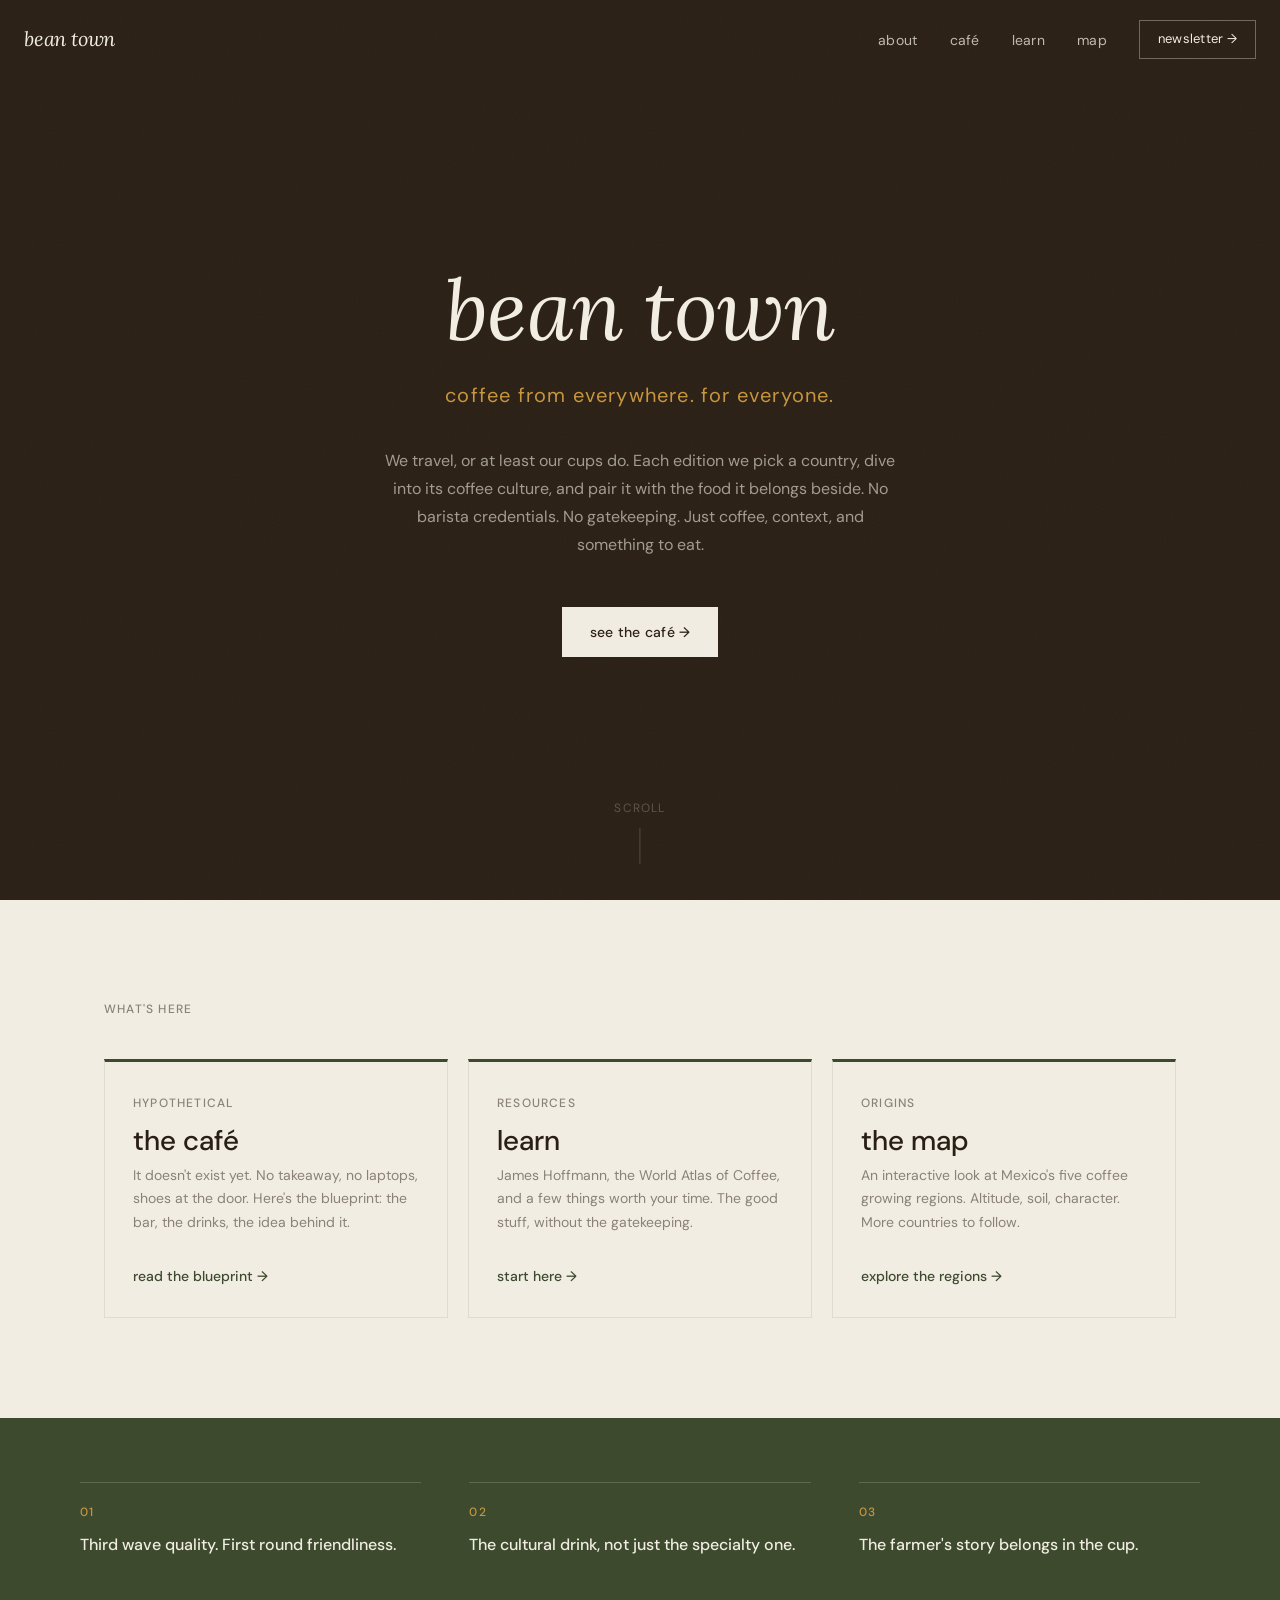
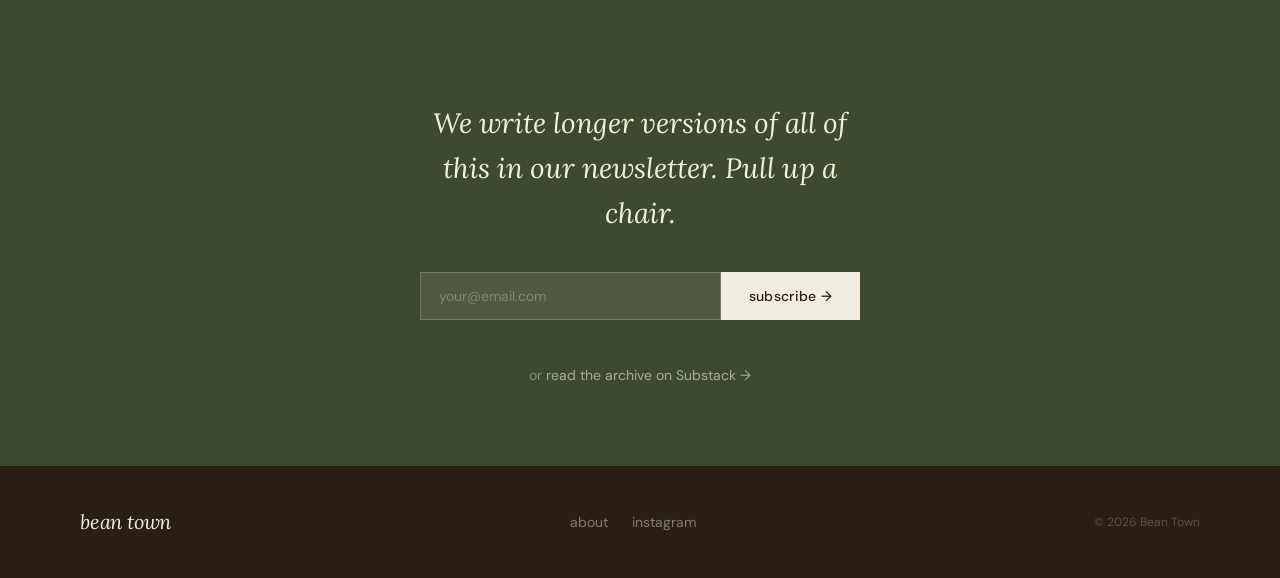
<file: index.html>
<!DOCTYPE html>
<html lang="en">
<head>
  <meta charset="UTF-8">
  <meta name="viewport" content="width=device-width, initial-scale=1.0">
  <title>Bean Town, coffee from everywhere. for everyone.</title>
  <meta name="description" content="Bean Town is a coffee culture education brand. We explore the world through what people drink and what they eat alongside it. No gatekeeping. No extraction ratios.">
  <meta property="og:title" content="Bean Town">
  <meta property="og:description" content="Coffee from everywhere. For everyone.">
  <meta property="og:image" content="/assets/og-image.png">
  <meta property="og:type" content="website">
  <!-- TODO: Add og:url once domain is registered -->
  <meta name="twitter:card" content="summary_large_image">
  <link rel="preconnect" href="https://fonts.googleapis.com">
  <link rel="preconnect" href="https://fonts.gstatic.com" crossorigin>
  <link href="https://fonts.googleapis.com/css2?family=DM+Sans:ital,opsz,wght@0,9..40,400;0,9..40,500;1,9..40,400&family=Lora:ital,wght@1,400&display=swap" rel="stylesheet">
  <link rel="stylesheet" href="css/style.css">
</head>
<body>

  <!-- ─── Navigation ─── -->
  <nav class="site-nav" id="site-nav" role="navigation" aria-label="Main navigation">
    <a href="/" class="nav-logo" aria-label="Bean Town home">
      <span class="logo-text logo-text--light">bean town</span>
    </a>
    <ul class="nav-links" role="list">
      <li><a href="about.html">about</a></li>
      <li><a href="cafe.html">café</a></li>
      <li><a href="learn.html">learn</a></li>
      <li><a href="map.html">map</a></li>
      <!-- TODO: Replace # with Substack URL once set up -->
      <li><a href="#" class="btn btn--outline">newsletter →</a></li>
    </ul>
    <button class="nav-toggle" id="nav-toggle" aria-label="Open navigation menu" aria-expanded="false">
      <span></span>
      <span></span>
      <span></span>
    </button>
  </nav>

  <!-- Mobile fullscreen menu -->
  <div class="mobile-menu" id="mobile-menu" aria-hidden="true" role="dialog" aria-label="Navigation menu">
    <a href="about.html">about</a>
    <a href="cafe.html">café</a>
    <a href="learn.html">learn</a>
    <a href="map.html">map</a>
    <!-- TODO: Replace # with Substack URL once set up -->
    <a href="#">newsletter →</a>
  </div>

  <main>

    <!-- ─── Hero ─── -->
    <section class="hero" aria-label="Introduction">
      <p class="hero__wordmark logo-text logo-text--light">bean town</p>
      <p class="hero__tagline">coffee from everywhere. for everyone.</p>
      <p class="hero__intro">
        We travel, or at least our cups do. Each edition we pick a country, dive into its coffee
        culture, and pair it with the food it belongs beside. No barista credentials. No gatekeeping.
        Just coffee, context, and something to eat.
      </p>
      <a href="cafe.html" class="btn btn--cream">see the café →</a>
      <span class="hero__scroll" aria-hidden="true">scroll</span>
    </section>

    <!-- ─── Explore ─── -->
    <section class="editions" id="explore" aria-label="What we're building">
      <p class="section-label">what's here</p>
      <div class="cards-grid">

        <article class="card">
          <p class="card__country">hypothetical</p>
          <h2 class="card__prep">the café</h2>
          <p class="card__copy">
            It doesn't exist yet. No takeaway, no laptops, shoes at the door.
            Here's the blueprint: the bar, the drinks, the idea behind it.
          </p>
          <a href="cafe.html" class="card__link">read the blueprint →</a>
        </article>

        <article class="card">
          <p class="card__country">resources</p>
          <h2 class="card__prep">learn</h2>
          <p class="card__copy">
            James Hoffmann, the World Atlas of Coffee, and a few things worth your time.
            The good stuff, without the gatekeeping.
          </p>
          <a href="learn.html" class="card__link">start here →</a>
        </article>

        <article class="card">
          <p class="card__country">origins</p>
          <h2 class="card__prep">the map</h2>
          <p class="card__copy">
            An interactive look at Mexico's five coffee growing regions.
            Altitude, soil, character. More countries to follow.
          </p>
          <a href="map.html" class="card__link">explore the regions →</a>
        </article>

      </div>
    </section>

    <!-- ─── Values strip ─── -->
    <section class="values-strip" aria-label="What we believe">
      <div class="values-strip__inner">
        <div class="value-item">
          <p class="value-item__num">01</p>
          <p>Third wave quality. First round friendliness.</p>
        </div>
        <div class="value-item">
          <p class="value-item__num">02</p>
          <p>The cultural drink, not just the specialty one.</p>
        </div>
        <div class="value-item">
          <p class="value-item__num">03</p>
          <p>The farmer's story belongs in the cup.</p>
        </div>
      </div>
    </section>

    <!-- ─── Newsletter CTA ─── -->
    <section class="newsletter-cta" id="newsletter" aria-label="Newsletter">
      <p class="newsletter-cta__copy">
        We write longer versions of all of this in our newsletter. Pull up a chair.
      </p>
      <!-- TODO: Replace REPLACE_WITH_YOUR_FORMSPREE_ID with your Formspree form ID from formspree.io -->
      <form class="email-capture" id="home-email-form" action="https://formspree.io/f/xnjkqgqp" method="POST" novalidate aria-label="Newsletter sign-up">
        <label for="home-email" class="sr-only">Your email address</label>
        <input type="email" id="home-email" name="email" placeholder="your@email.com" required autocomplete="email">
        <button type="submit" class="btn btn--cream">subscribe →</button>
      </form>
      <p class="email-capture__feedback" id="home-email-feedback" aria-live="polite"></p>
      <!-- TODO: Replace # with Substack URL once set up -->
      <p class="newsletter-cta__sub">or <a href="#">read the archive on Substack →</a></p>
    </section>

  </main>

  <!-- ─── Footer ─── -->
  <footer class="site-footer" role="contentinfo">
    <div class="site-footer__inner">
      <a href="/" class="footer-logo" aria-label="Bean Town home">
        <span class="logo-text logo-text--light">bean town</span>
      </a>
      <ul class="footer-links" role="list">
        <li><a href="about.html">about</a></li>
        <!-- TODO: Replace # with Instagram URL once handle is confirmed -->
        <li><a href="#" aria-label="Bean Town on Instagram">instagram</a></li>
        </ul>
      <p class="footer-copy">© 2026 Bean Town</p>
    </div>
  </footer>

  <script src="js/main.js"></script>
</body>
</html>
</file>
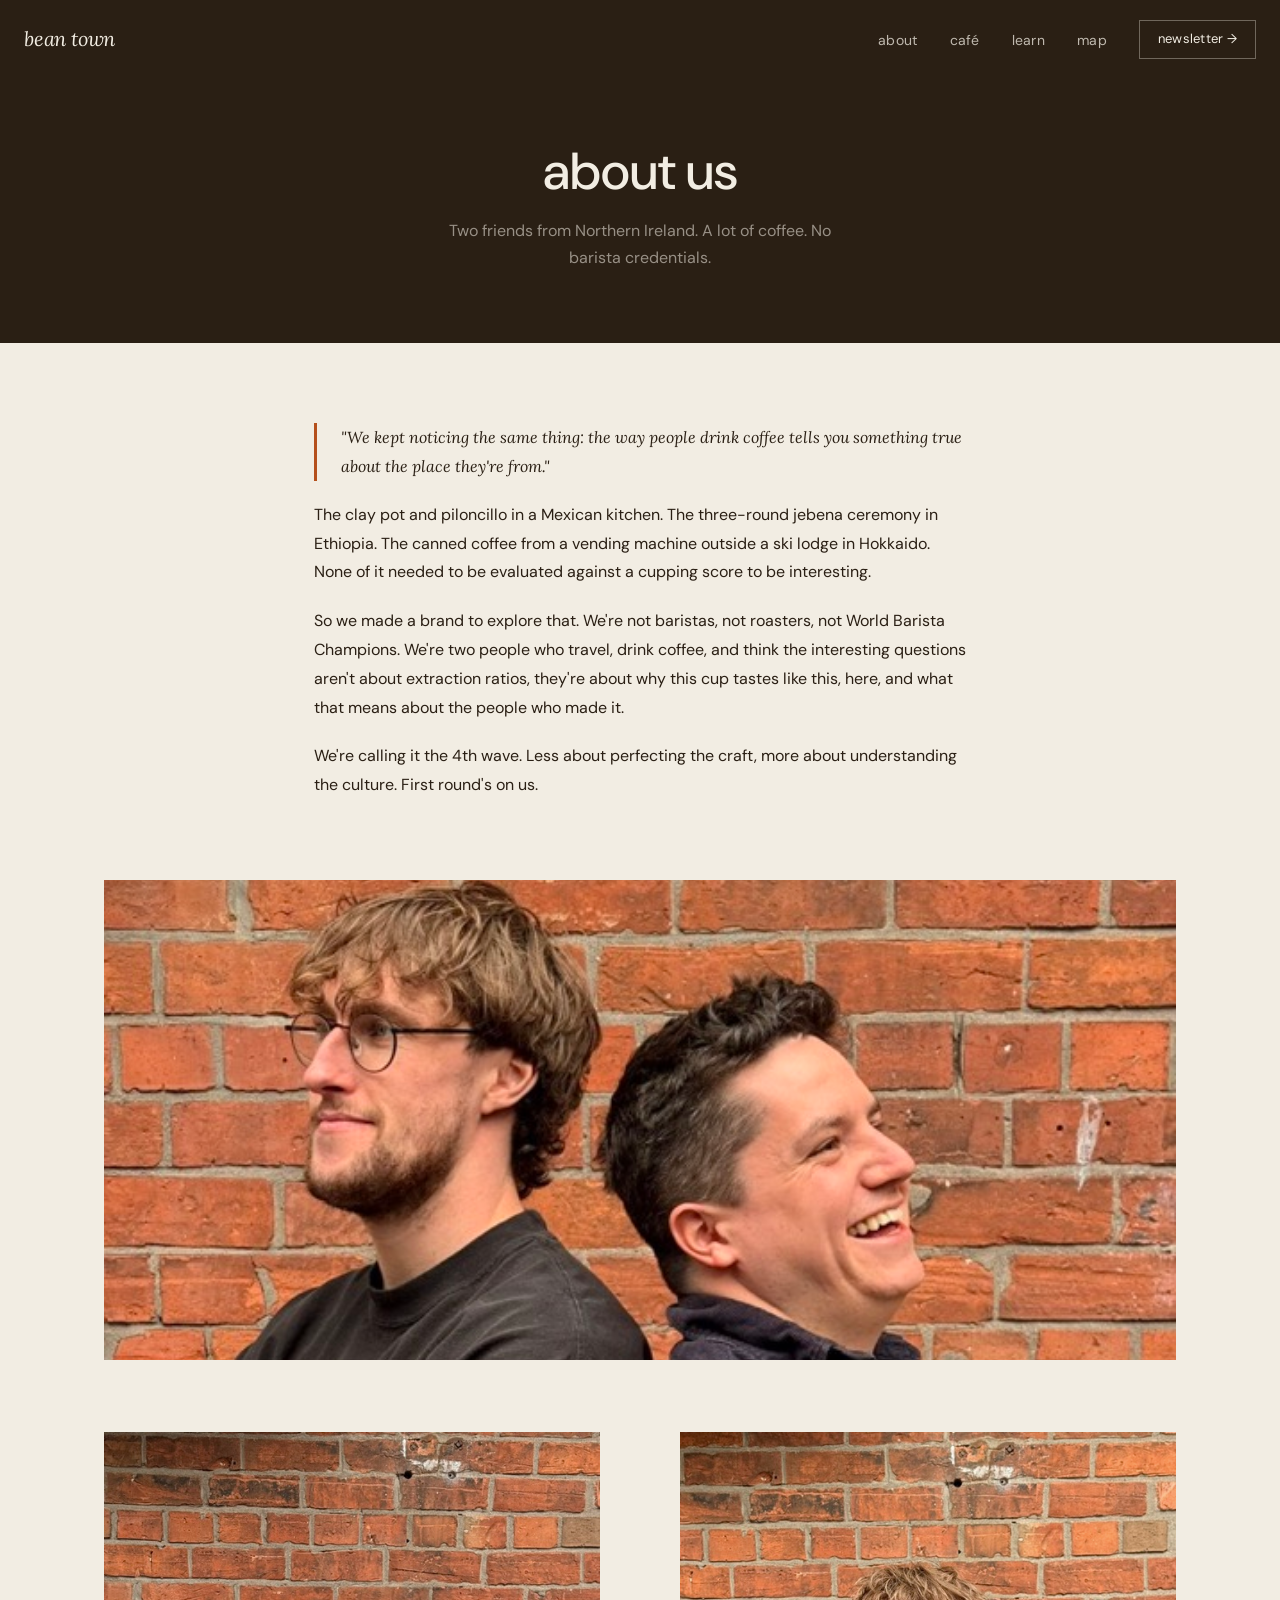
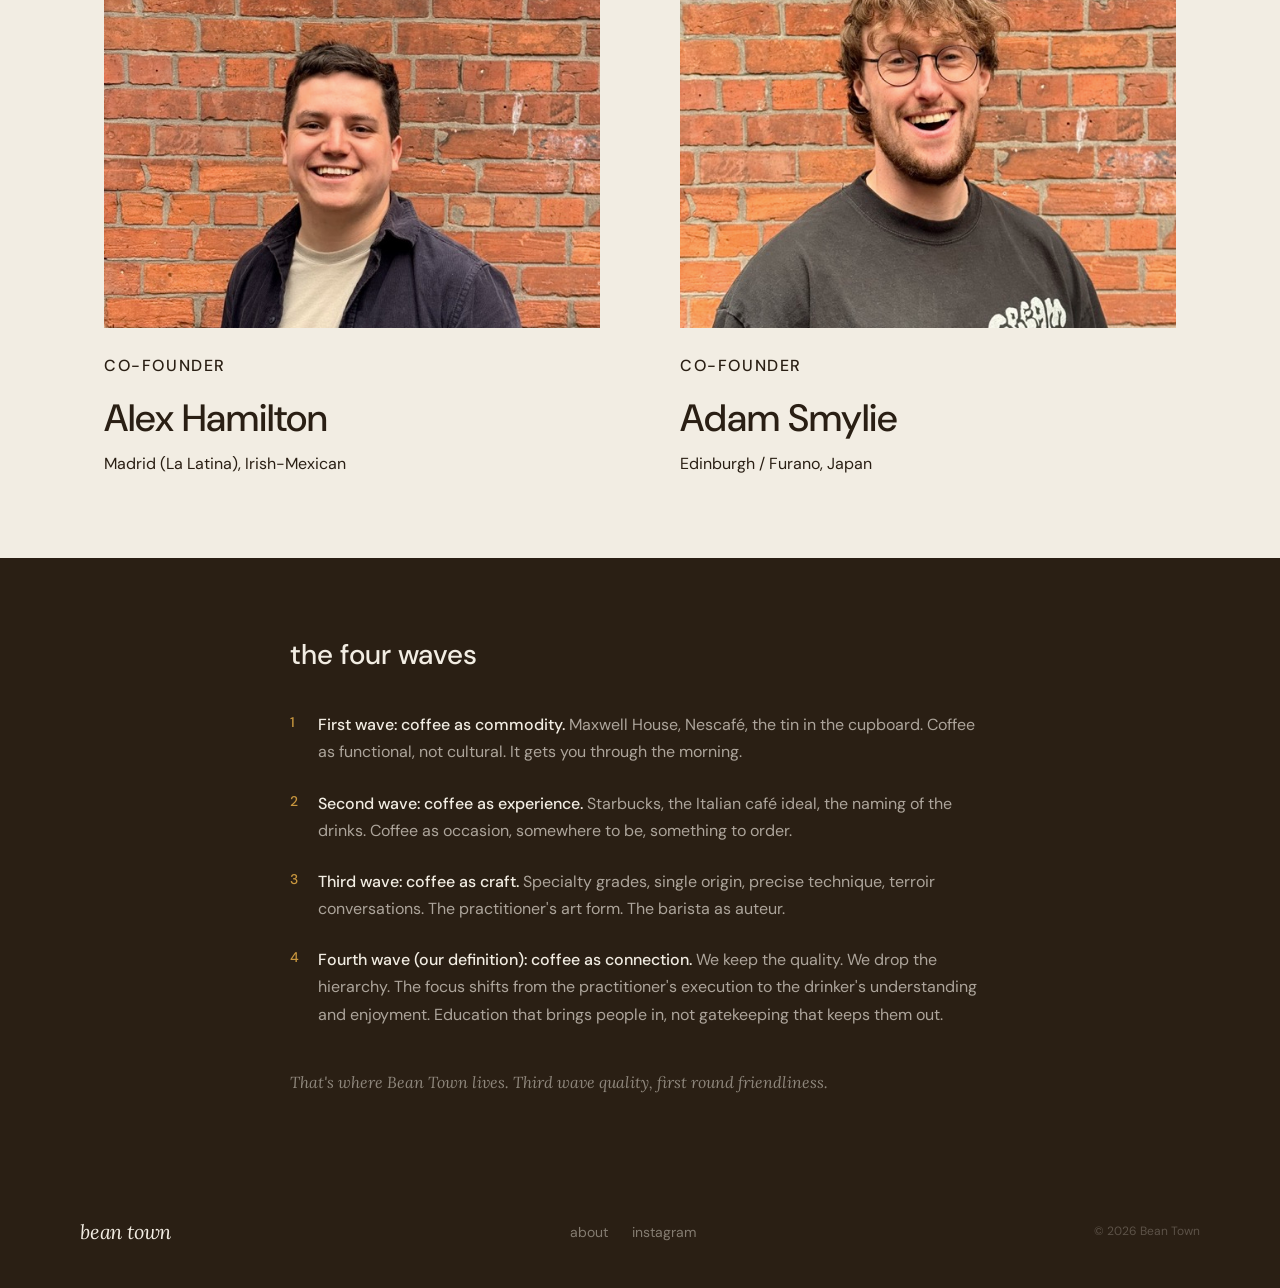
<file: about.html>
<!DOCTYPE html>
<html lang="en">
<head>
  <meta charset="UTF-8">
  <meta name="viewport" content="width=device-width, initial-scale=1.0">
  <title>About, Bean Town</title>
  <meta name="description" content="Bean Town is co-founded by Alex Hamilton and Adam Smylie, two friends from Northern Ireland who between them have lived in Japan, Mexico, Spain, and a few places in between.">
  <meta property="og:title" content="About, Bean Town">
  <meta property="og:description" content="Two friends from Northern Ireland. A lot of coffee. No barista credentials.">
  <meta property="og:image" content="/assets/og-image.png">
  <meta name="twitter:card" content="summary_large_image">
  <link rel="preconnect" href="https://fonts.googleapis.com">
  <link rel="preconnect" href="https://fonts.gstatic.com" crossorigin>
  <link href="https://fonts.googleapis.com/css2?family=DM+Sans:ital,opsz,wght@0,9..40,400;0,9..40,500;1,9..40,400&family=Lora:ital,wght@1,400&display=swap" rel="stylesheet">
  <link rel="stylesheet" href="css/style.css">
</head>
<body>

  <!-- ─── Navigation ─── -->
  <nav class="site-nav" id="site-nav" role="navigation" aria-label="Main navigation">
    <a href="/" class="nav-logo" aria-label="Bean Town home">
      <span class="logo-text logo-text--light">bean town</span>
    </a>
    <ul class="nav-links" role="list">
      <li><a href="about.html" aria-current="page">about</a></li>
      <li><a href="cafe.html">café</a></li>
      <li><a href="learn.html">learn</a></li>
      <li><a href="map.html">map</a></li>
      <!-- TODO: Replace # with Substack URL once set up -->
      <li><a href="#" class="btn btn--outline">newsletter →</a></li>
    </ul>
    <button class="nav-toggle" id="nav-toggle" aria-label="Open navigation menu" aria-expanded="false">
      <span></span>
      <span></span>
      <span></span>
    </button>
  </nav>

  <div class="mobile-menu" id="mobile-menu" aria-hidden="true" role="dialog" aria-label="Navigation menu">
    <a href="about.html">about</a>
    <a href="cafe.html">café</a>
    <a href="learn.html">learn</a>
    <a href="map.html">map</a>
    <!-- TODO: Replace # with Substack URL once set up -->
    <a href="#">newsletter →</a>
  </div>

  <main>

    <!-- ─── Page hero ─── -->
    <section class="page-hero">
      <h1 class="page-hero__title">about us</h1>
      <p class="page-hero__subtitle">
        Two friends from Northern Ireland. A lot of coffee. No barista credentials.
      </p>
    </section>

    <!-- ─── Manifesto ─── -->
    <section class="manifesto">
      <p class="manifesto__pull">
        "We kept noticing the same thing: the way people drink coffee tells you something
        true about the place they're from."
      </p>
      <p>
        The clay pot and piloncillo in a Mexican kitchen. The three-round jebena ceremony
        in Ethiopia. The canned coffee from a vending machine outside a ski lodge in Hokkaido.
        None of it needed to be evaluated against a cupping score to be interesting.
      </p>
      <p>
        So we made a brand to explore that. We're not baristas, not roasters, not World Barista
        Champions. We're two people who travel, drink coffee, and think the interesting questions
        aren't about extraction ratios, they're about why this cup tastes like this, here,
        and what that means about the people who made it.
      </p>
      <p>
        We're calling it the 4th wave. Less about perfecting the craft, more about understanding
        the culture. First round's on us.
      </p>
    </section>

    <!-- ─── Both photo ─── -->
    <div class="founders-photo-both">
      <img src="assets/portraits/both.jpeg" alt="Alex Hamilton and Adam Smylie, co-founders of Bean Town" loading="lazy">
    </div>

    <!-- ─── Founders ─── -->
    <section class="founders-grid" aria-label="The founders">

      <div class="founder">
        <img src="assets/portraits/alex.jpeg" alt="Alex Hamilton" class="founder__photo" loading="lazy">
        <p class="founder__label">co-founder</p>
        <h2 class="founder__name">Alex Hamilton</h2>
        <p class="founder__location">Madrid (La Latina), Irish-Mexican</p>
        <!-- bio coming soon -->
      </div>

      <div class="founder">
        <img src="assets/portraits/adam.jpeg" alt="Adam Smylie" class="founder__photo" loading="lazy">
        <p class="founder__label">co-founder</p>
        <h2 class="founder__name">Adam Smylie</h2>
        <p class="founder__location">Edinburgh / Furano, Japan</p>
        <!-- bio coming soon -->
      </div>

    </section>

    <!-- ─── The four waves ─── -->
    <section class="wave-section">
      <div class="wave-section__inner">
        <h2>the four waves</h2>
        <ul class="wave-list">
          <li data-wave="1">
            <strong>First wave: coffee as commodity.</strong> Maxwell House, Nescafé, the tin in
            the cupboard. Coffee as functional, not cultural. It gets you through the morning.
          </li>
          <li data-wave="2">
            <strong>Second wave: coffee as experience.</strong> Starbucks, the Italian café ideal,
            the naming of the drinks. Coffee as occasion, somewhere to be, something to order.
          </li>
          <li data-wave="3">
            <strong>Third wave: coffee as craft.</strong> Specialty grades, single origin, precise
            technique, terroir conversations. The practitioner's art form. The barista as auteur.
          </li>
          <li data-wave="4">
            <strong>Fourth wave (our definition): coffee as connection.</strong> We keep the quality.
            We drop the hierarchy. The focus shifts from the practitioner's execution to the drinker's
            understanding and enjoyment. Education that brings people in, not gatekeeping that keeps
            them out.
          </li>
        </ul>
        <p>That's where Bean Town lives. Third wave quality, first round friendliness.</p>
      </div>
    </section>

  </main>

  <!-- ─── Footer ─── -->
  <footer class="site-footer" role="contentinfo">
    <div class="site-footer__inner">
      <a href="/" class="footer-logo" aria-label="Bean Town home">
        <span class="logo-text logo-text--light">bean town</span>
      </a>
      <ul class="footer-links" role="list">
        <li><a href="about.html">about</a></li>
        <!-- TODO: Replace # with Instagram URL once handle is confirmed -->
        <li><a href="#" aria-label="Bean Town on Instagram">instagram</a></li>
        </ul>
      <p class="footer-copy">© 2026 Bean Town</p>
    </div>
  </footer>

  <script src="js/main.js"></script>
</body>
</html>
</file>
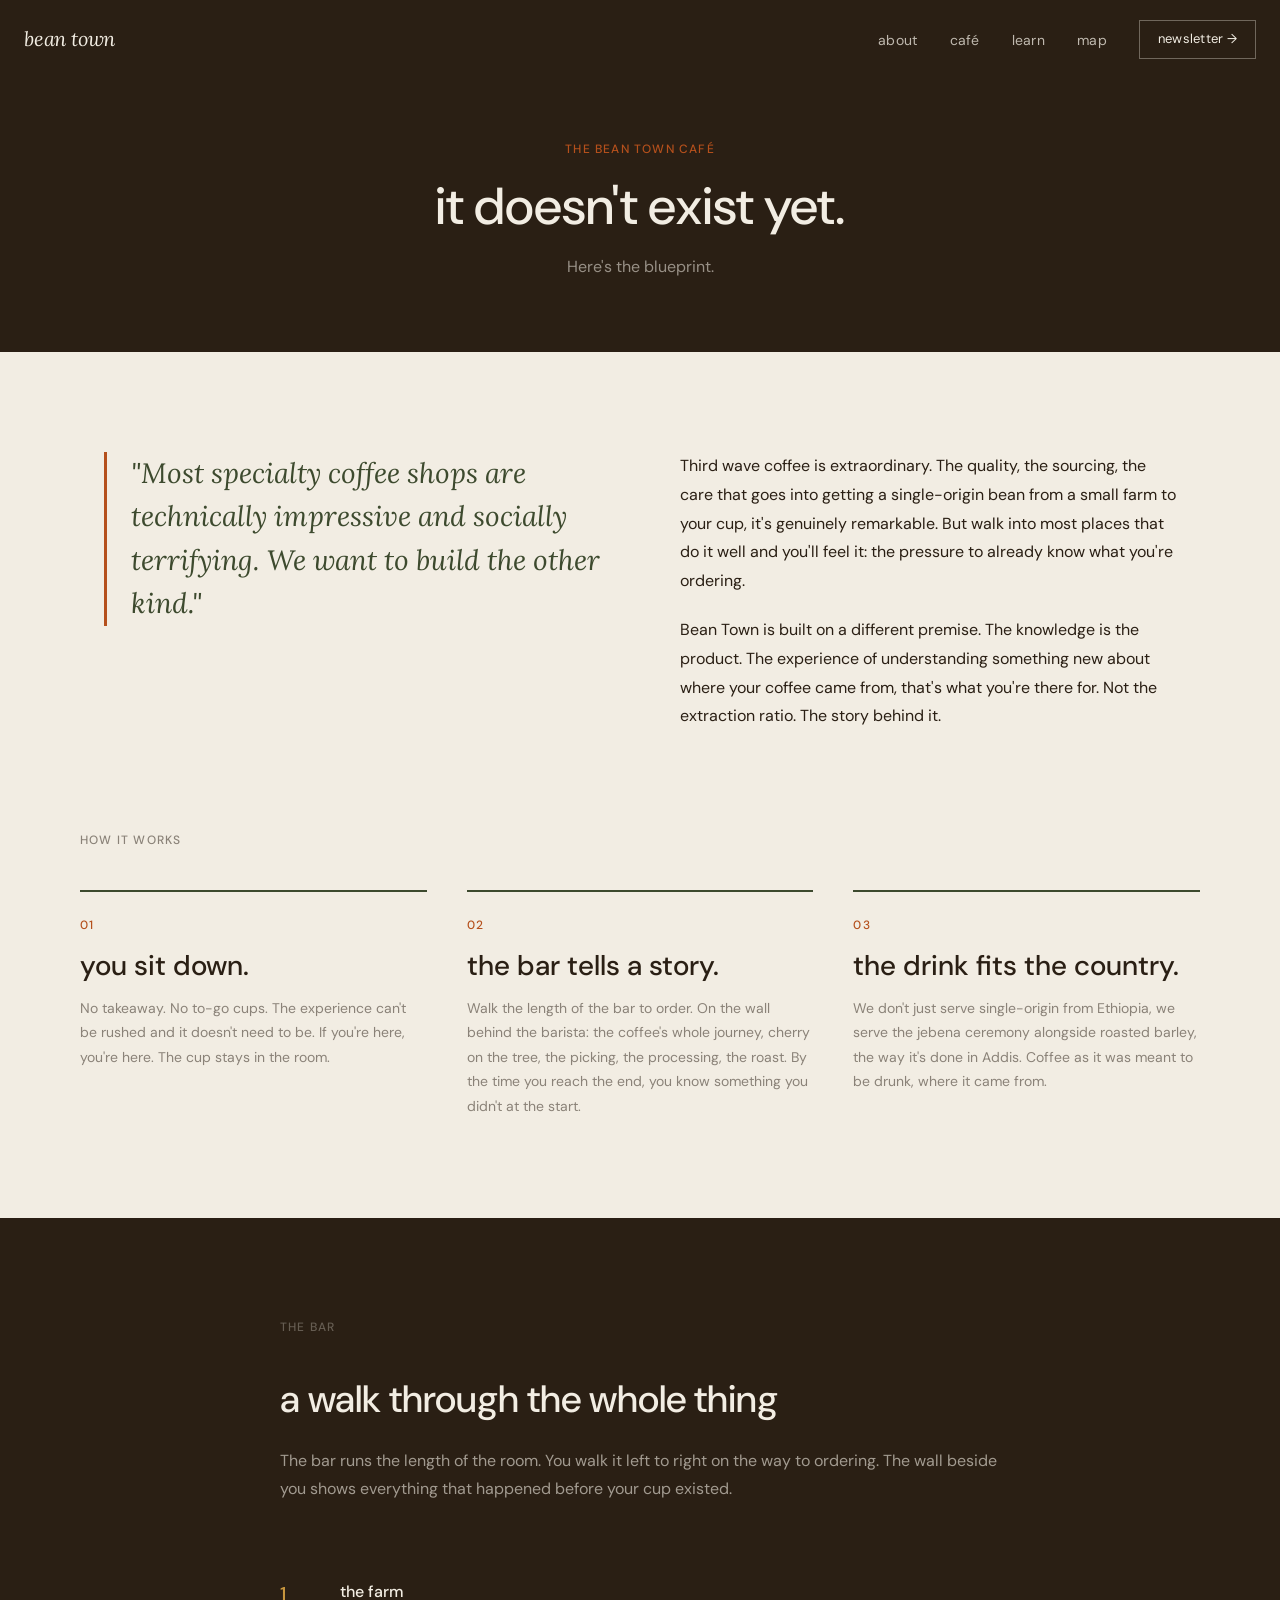
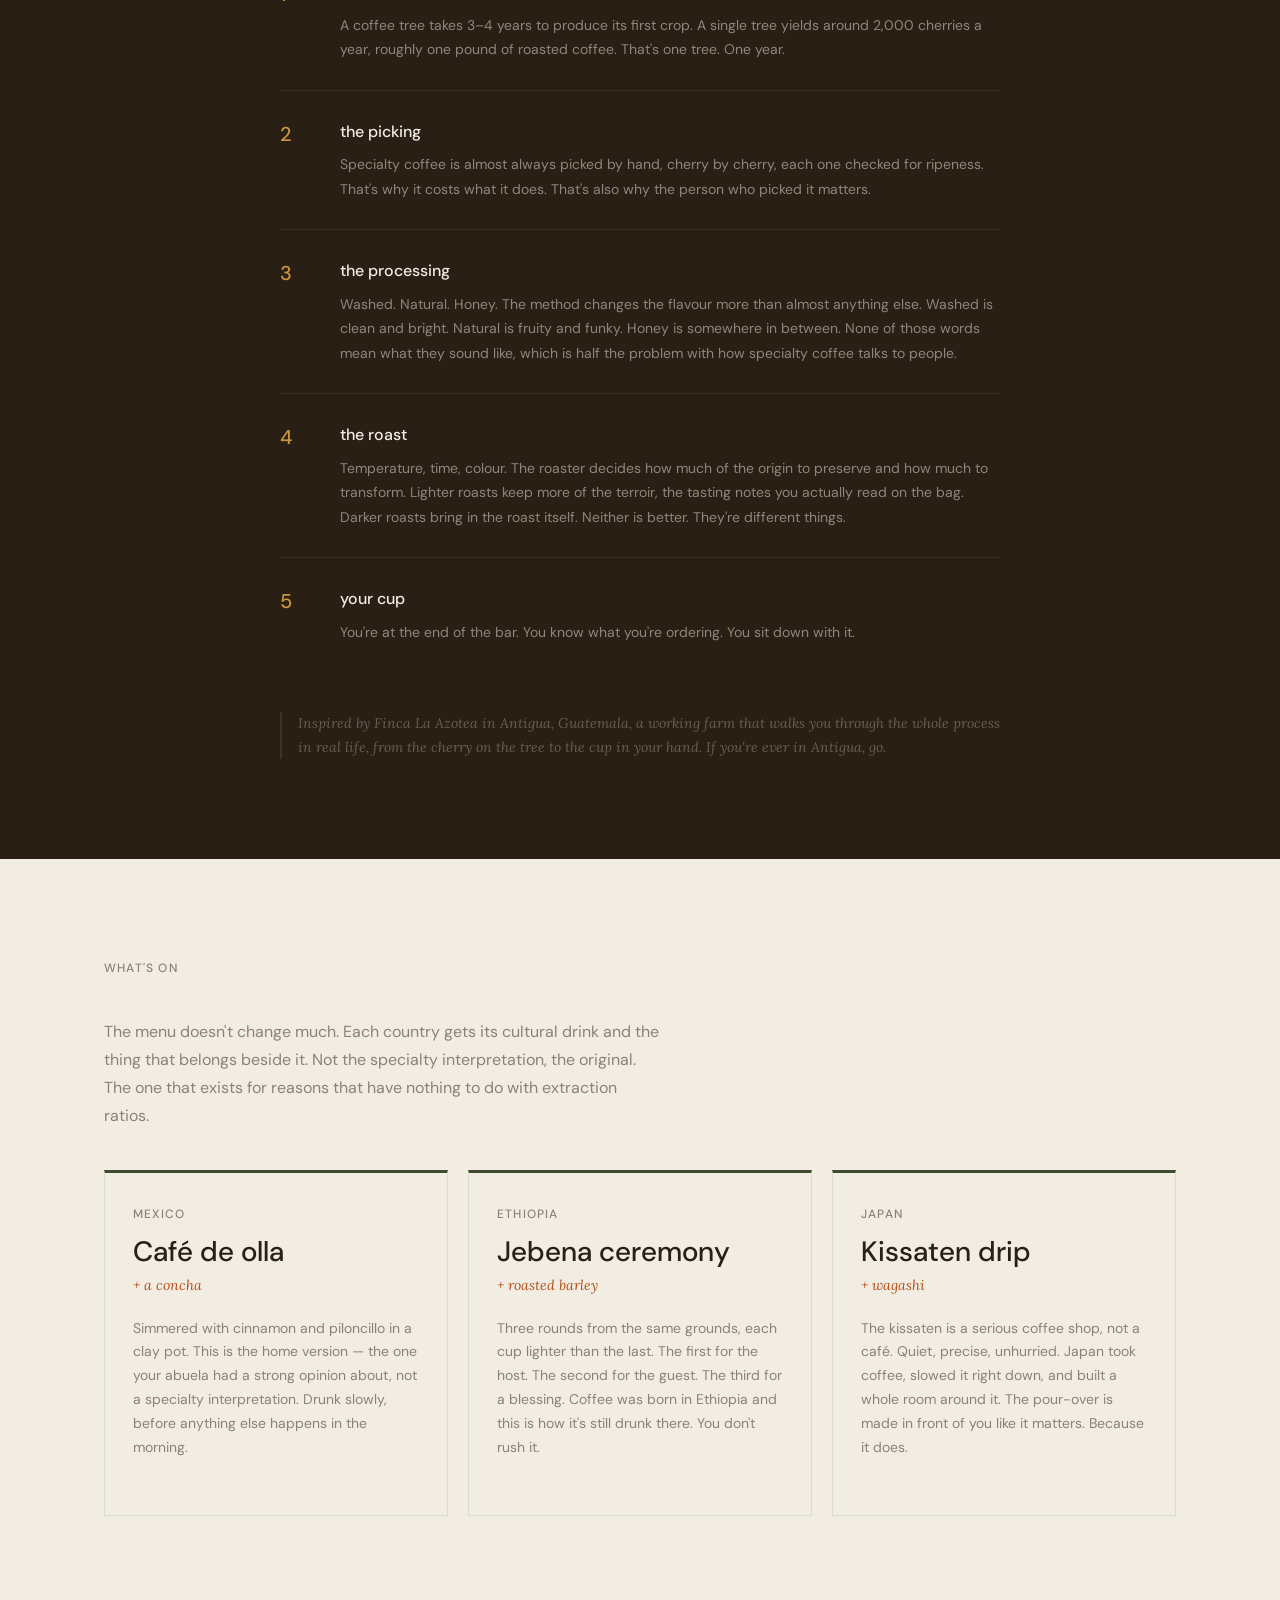
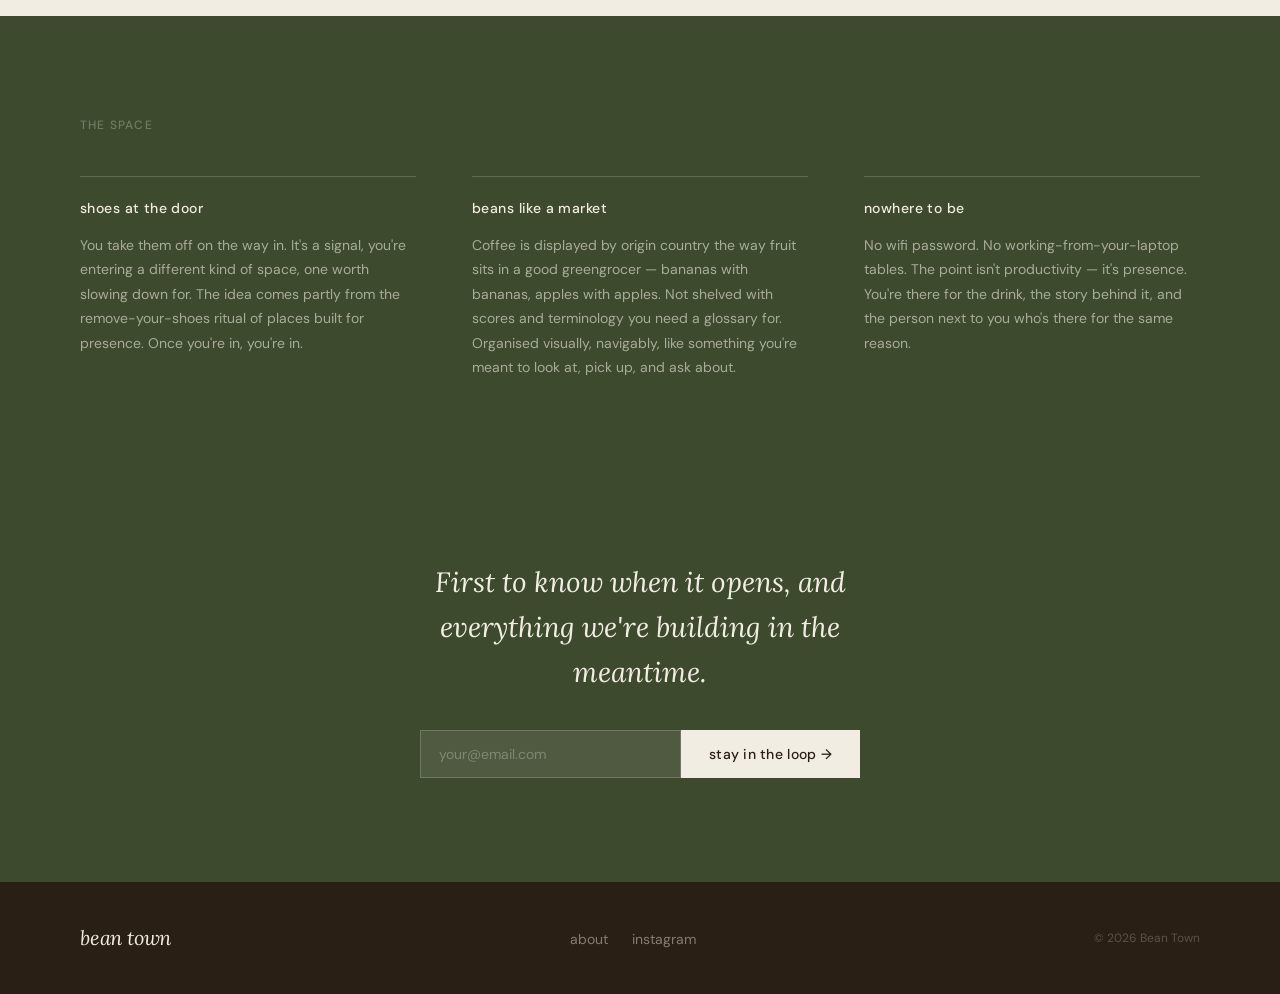
<file: cafe.html>
<!DOCTYPE html>
<html lang="en">
<head>
  <meta charset="UTF-8">
  <meta name="viewport" content="width=device-width, initial-scale=1.0">
  <title>The café, Bean Town</title>
  <meta name="description" content="Bean Town café doesn't exist yet. Here's what it would look like, the bar, the drinks, the whole idea.">
  <meta property="og:title" content="The café, Bean Town">
  <meta property="og:description" content="It doesn't exist yet. Here's the blueprint.">
  <meta name="twitter:card" content="summary">
  <link rel="preconnect" href="https://fonts.googleapis.com">
  <link rel="preconnect" href="https://fonts.gstatic.com" crossorigin>
  <link href="https://fonts.googleapis.com/css2?family=DM+Sans:ital,opsz,wght@0,9..40,400;0,9..40,500;1,9..40,400&family=Lora:ital,wght@1,400&display=swap" rel="stylesheet">
  <link rel="stylesheet" href="css/style.css">
</head>
<body>

  <!-- ─── Navigation ─── -->
  <nav class="site-nav" id="site-nav" role="navigation" aria-label="Main navigation">
    <a href="/" class="nav-logo" aria-label="Bean Town home">
      <span class="logo-text logo-text--light">bean town</span>
    </a>
    <ul class="nav-links" role="list">
      <li><a href="about.html">about</a></li>
      <li><a href="cafe.html" aria-current="page">café</a></li>
      <li><a href="learn.html">learn</a></li>
      <li><a href="map.html">map</a></li>
      <!-- TODO: Replace # with Substack URL once set up -->
      <li><a href="#" class="btn btn--outline">newsletter →</a></li>
    </ul>
    <button class="nav-toggle" id="nav-toggle" aria-label="Open navigation menu" aria-expanded="false">
      <span></span>
      <span></span>
      <span></span>
    </button>
  </nav>

  <div class="mobile-menu" id="mobile-menu" aria-hidden="true" role="dialog" aria-label="Navigation menu">
    <a href="about.html">about</a>
    <a href="cafe.html">café</a>
    <a href="learn.html">learn</a>
    <a href="map.html">map</a>
    <!-- TODO: Replace # with Substack URL once set up -->
    <a href="#">newsletter →</a>
  </div>

  <main>

    <!-- ─── Hero ─── -->
    <section class="page-hero" aria-label="The Bean Town café">
      <p class="page-hero__kicker">the bean town café</p>
      <h1 class="page-hero__title">it doesn't exist yet.</h1>
      <p class="page-hero__subtitle">
        Here's the blueprint.
      </p>
    </section>

    <!-- ─── Why ─── -->
    <section class="cafe-intro">
      <p class="cafe-intro__pull">
        "Most specialty coffee shops are technically impressive and socially terrifying.
        We want to build the other kind."
      </p>
      <div class="cafe-intro__body">
        <p>
          Third wave coffee is extraordinary. The quality, the sourcing, the care that goes
          into getting a single-origin bean from a small farm to your cup, it's genuinely
          remarkable. But walk into most places that do it well and you'll feel it: the pressure
          to already know what you're ordering.
        </p>
        <p>
          Bean Town is built on a different premise. The knowledge is the product. The experience
          of understanding something new about where your coffee came from, that's what you're
          there for. Not the extraction ratio. The story behind it.
        </p>
      </div>
    </section>

    <!-- ─── Three principles ─── -->
    <section class="cafe-principles" aria-label="The three principles">
      <div class="cafe-principles__inner">
        <p class="section-label">how it works</p>
        <div class="principles-grid">

          <div class="principle">
            <p class="principle__num">01</p>
            <h2 class="principle__title">you sit down.</h2>
            <p class="principle__body">
              No takeaway. No to-go cups. The experience can't be rushed and it doesn't need
              to be. If you're here, you're here. The cup stays in the room.
            </p>
          </div>

          <div class="principle">
            <p class="principle__num">02</p>
            <h2 class="principle__title">the bar tells a story.</h2>
            <p class="principle__body">
              Walk the length of the bar to order. On the wall behind the barista: the coffee's
              whole journey, cherry on the tree, the picking, the processing, the roast. By the
              time you reach the end, you know something you didn't at the start.
            </p>
          </div>

          <div class="principle">
            <p class="principle__num">03</p>
            <h2 class="principle__title">the drink fits the country.</h2>
            <p class="principle__body">
              We don't just serve single-origin from Ethiopia, we serve the jebena ceremony
              alongside roasted barley, the way it's done in Addis. Coffee as it was meant to
              be drunk, where it came from.
            </p>
          </div>

        </div>
      </div>
    </section>

    <!-- ─── The bar journey ─── -->
    <section class="cafe-bar" aria-label="The bar journey">
      <div class="cafe-bar__inner">
        <p class="section-label section-label--light">the bar</p>
        <h2 class="cafe-bar__title">a walk through the whole thing</h2>
        <p class="cafe-bar__intro">
          The bar runs the length of the room. You walk it left to right on the way to ordering.
          The wall beside you shows everything that happened before your cup existed.
        </p>

        <ol class="bar-steps">
          <li class="bar-step">
            <span class="bar-step__num">1</span>
            <div>
              <p class="bar-step__title">the farm</p>
              <p class="bar-step__body">A coffee tree takes 3–4 years to produce its first crop. A single tree yields around 2,000 cherries a year, roughly one pound of roasted coffee. That's one tree. One year.</p>
            </div>
          </li>
          <li class="bar-step">
            <span class="bar-step__num">2</span>
            <div>
              <p class="bar-step__title">the picking</p>
              <p class="bar-step__body">Specialty coffee is almost always picked by hand, cherry by cherry, each one checked for ripeness. That's why it costs what it does. That's also why the person who picked it matters.</p>
            </div>
          </li>
          <li class="bar-step">
            <span class="bar-step__num">3</span>
            <div>
              <p class="bar-step__title">the processing</p>
              <p class="bar-step__body">Washed. Natural. Honey. The method changes the flavour more than almost anything else. Washed is clean and bright. Natural is fruity and funky. Honey is somewhere in between. None of those words mean what they sound like, which is half the problem with how specialty coffee talks to people.</p>
            </div>
          </li>
          <li class="bar-step">
            <span class="bar-step__num">4</span>
            <div>
              <p class="bar-step__title">the roast</p>
              <p class="bar-step__body">Temperature, time, colour. The roaster decides how much of the origin to preserve and how much to transform. Lighter roasts keep more of the terroir, the tasting notes you actually read on the bag. Darker roasts bring in the roast itself. Neither is better. They're different things.</p>
            </div>
          </li>
          <li class="bar-step">
            <span class="bar-step__num">5</span>
            <div>
              <p class="bar-step__title">your cup</p>
              <p class="bar-step__body">You're at the end of the bar. You know what you're ordering. You sit down with it.</p>
            </div>
          </li>
        </ol>

        <p class="cafe-bar__footnote">
          Inspired by Finca La Azotea in Antigua, Guatemala, a working farm that walks you through
          the whole process in real life, from the cherry on the tree to the cup in your hand.
          If you're ever in Antigua, go.
        </p>
      </div>
    </section>

    <!-- ─── What's on ─── -->
    <section class="editions cafe-menu" id="cafe-menu" aria-label="What's on">
      <p class="section-label">what's on</p>
      <p class="cafe-menu__intro">
        The menu doesn't change much. Each country gets its cultural drink and the thing
        that belongs beside it. Not the specialty interpretation, the original. The one
        that exists for reasons that have nothing to do with extraction ratios.
      </p>
      <div class="cards-grid">

        <article class="card">
          <p class="card__country">Mexico</p>
          <h2 class="card__prep">Café de olla</h2>
          <p class="card__pairing">+ a concha</p>
          <p class="card__copy">
            Simmered with cinnamon and piloncillo in a clay pot. This is the home version —
            the one your abuela had a strong opinion about, not a specialty interpretation.
            Drunk slowly, before anything else happens in the morning.
          </p>
        </article>

        <article class="card">
          <p class="card__country">Ethiopia</p>
          <h2 class="card__prep">Jebena ceremony</h2>
          <p class="card__pairing">+ roasted barley</p>
          <p class="card__copy">
            Three rounds from the same grounds, each cup lighter than the last. The first
            for the host. The second for the guest. The third for a blessing. Coffee was
            born in Ethiopia and this is how it's still drunk there. You don't rush it.
          </p>
        </article>

        <article class="card">
          <p class="card__country">Japan</p>
          <h2 class="card__prep">Kissaten drip</h2>
          <p class="card__pairing">+ wagashi</p>
          <p class="card__copy">
            The kissaten is a serious coffee shop, not a café. Quiet, precise, unhurried.
            Japan took coffee, slowed it right down, and built a whole room around it. The
            pour-over is made in front of you like it matters. Because it does.
          </p>
        </article>

      </div>
    </section>

    <!-- ─── The space ─── -->
    <section class="cafe-space" aria-label="The space">
      <div class="cafe-space__inner">
        <p class="section-label section-label--light">the space</p>
        <div class="cafe-space__grid">

          <div class="space-detail">
            <p class="space-detail__title">shoes at the door</p>
            <p>
              You take them off on the way in. It's a signal, you're entering a different kind
              of space, one worth slowing down for. The idea comes partly from the remove-your-shoes
              ritual of places built for presence. Once you're in, you're in.
            </p>
          </div>

          <div class="space-detail">
            <p class="space-detail__title">beans like a market</p>
            <p>
              Coffee is displayed by origin country the way fruit sits in a good greengrocer —
              bananas with bananas, apples with apples. Not shelved with scores and terminology
              you need a glossary for. Organised visually, navigably, like something you're
              meant to look at, pick up, and ask about.
            </p>
          </div>

          <div class="space-detail">
            <p class="space-detail__title">nowhere to be</p>
            <p>
              No wifi password. No working-from-your-laptop tables. The point isn't productivity —
              it's presence. You're there for the drink, the story behind it, and the person
              next to you who's there for the same reason.
            </p>
          </div>

        </div>
      </div>
    </section>

    <!-- ─── CTA ─── -->
    <section class="newsletter-cta cafe-cta" id="cafe-newsletter" aria-label="Stay in the loop">
      <p class="newsletter-cta__copy">
        First to know when it opens, and everything we're building in the meantime.
      </p>
      <!-- TODO: Replace REPLACE_WITH_YOUR_FORMSPREE_ID with your Formspree form ID from formspree.io -->
      <form class="email-capture" id="cafe-email-form" action="https://formspree.io/f/xnjkqgqp" method="POST" novalidate aria-label="Newsletter sign-up">
        <label for="cafe-email" class="sr-only">Your email address</label>
        <input type="email" id="cafe-email" name="email" placeholder="your@email.com" required autocomplete="email">
        <button type="submit" class="btn btn--cream">stay in the loop →</button>
      </form>
      <p class="email-capture__feedback" id="cafe-email-feedback" aria-live="polite"></p>
    </section>

  </main>

  <!-- ─── Footer ─── -->
  <footer class="site-footer" role="contentinfo">
    <div class="site-footer__inner">
      <a href="/" class="footer-logo" aria-label="Bean Town home">
        <span class="logo-text logo-text--light">bean town</span>
      </a>
      <ul class="footer-links" role="list">
        <li><a href="about.html">about</a></li>
        <!-- TODO: Replace # with Instagram URL once handle is confirmed -->
        <li><a href="#" aria-label="Bean Town on Instagram">instagram</a></li>
        </ul>
      <p class="footer-copy">© 2026 Bean Town</p>
    </div>
  </footer>

  <script src="js/main.js"></script>
</body>
</html>
</file>
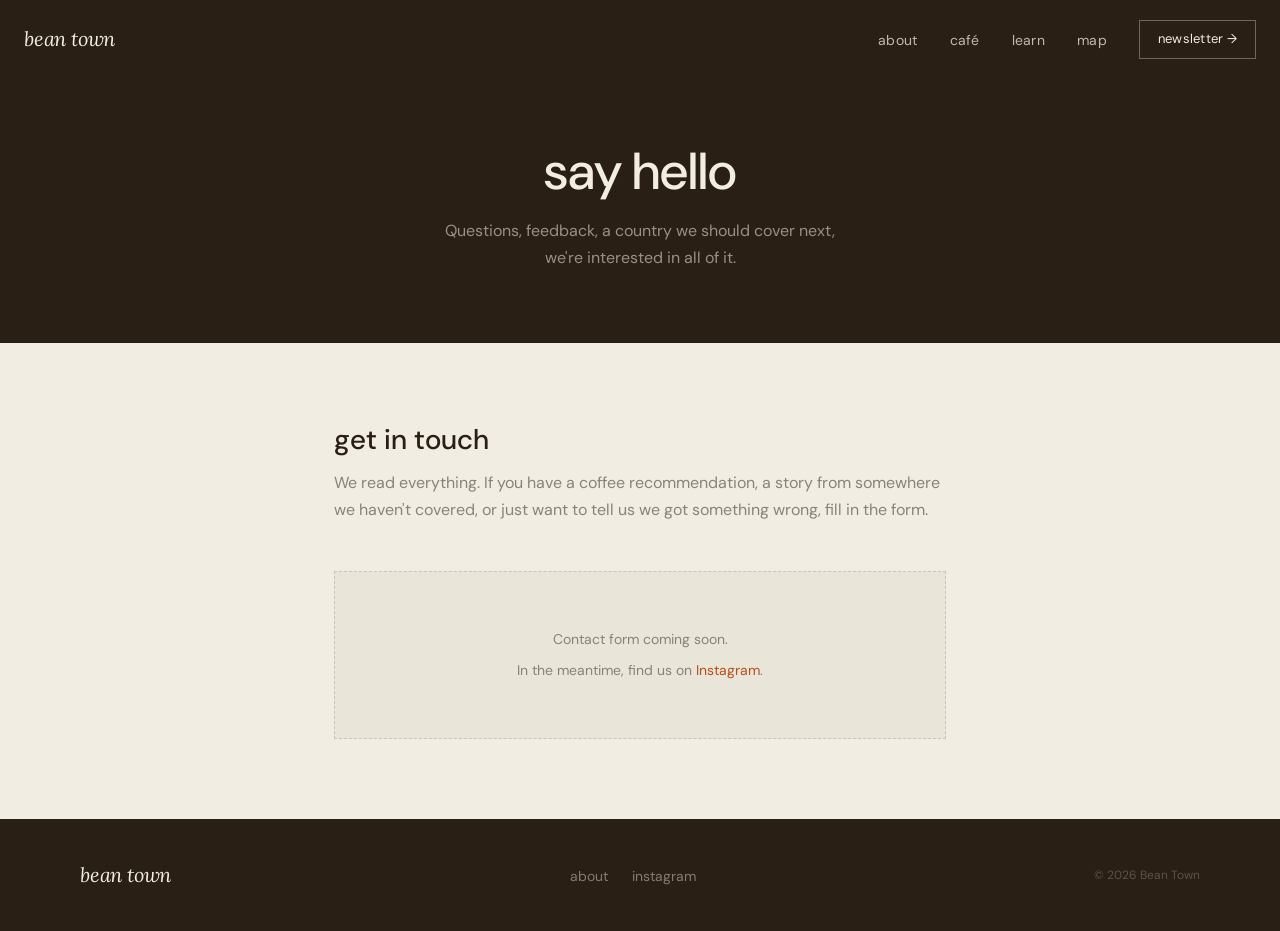
<file: contact.html>
<!DOCTYPE html>
<html lang="en">
<head>
  <meta charset="UTF-8">
  <meta name="viewport" content="width=device-width, initial-scale=1.0">
  <title>Contact, Bean Town</title>
  <meta name="description" content="Get in touch with Bean Town. Questions, country suggestions, feedback, we read everything.">
  <meta property="og:title" content="Contact, Bean Town">
  <meta property="og:description" content="Get in touch with Bean Town. Questions, country suggestions, feedback — we read everything.">
  <meta property="og:image" content="/assets/og-image.png">
  <meta name="twitter:card" content="summary_large_image">
  <link rel="preconnect" href="https://fonts.googleapis.com">
  <link rel="preconnect" href="https://fonts.gstatic.com" crossorigin>
  <link href="https://fonts.googleapis.com/css2?family=DM+Sans:ital,opsz,wght@0,9..40,400;0,9..40,500;1,9..40,400&family=Lora:ital,wght@1,400&display=swap" rel="stylesheet">
  <link rel="stylesheet" href="css/style.css">
</head>
<body>

  <!-- ─── Navigation ─── -->
  <nav class="site-nav" id="site-nav" role="navigation" aria-label="Main navigation">
    <a href="/" class="nav-logo" aria-label="Bean Town home">
      <span class="logo-text logo-text--light">bean town</span>
    </a>
    <ul class="nav-links" role="list">
      <li><a href="about.html">about</a></li>
      <li><a href="cafe.html">café</a></li>
      <li><a href="learn.html">learn</a></li>
      <li><a href="map.html">map</a></li>
      <!-- TODO: Replace # with Substack URL once set up -->
      <li><a href="#" class="btn btn--outline">newsletter →</a></li>
    </ul>
    <button class="nav-toggle" id="nav-toggle" aria-label="Open navigation menu" aria-expanded="false">
      <span></span>
      <span></span>
      <span></span>
    </button>
  </nav>

  <div class="mobile-menu" id="mobile-menu" aria-hidden="true" role="dialog" aria-label="Navigation menu">
    <a href="about.html">about</a>
    <a href="cafe.html">café</a>
    <a href="learn.html">learn</a>
    <a href="map.html">map</a>
    <!-- TODO: Replace # with Substack URL once set up -->
    <a href="#">newsletter →</a>
  </div>

  <main>

    <!-- ─── Page hero ─── -->
    <section class="page-hero">
      <h1 class="page-hero__title">say hello</h1>
      <p class="page-hero__subtitle">
        Questions, feedback, a country we should cover next, we're interested in all of it.
      </p>
    </section>

    <!-- ─── Contact form ─── -->
    <section class="contact-section">
      <h2>get in touch</h2>
      <p class="subtitle">
        We read everything. If you have a coffee recommendation, a story from somewhere
        we haven't covered, or just want to tell us we got something wrong, fill in the form.
      </p>

      <!-- GOOGLE FORM IFRAME GOES HERE -->
      <!-- TODO: Alex to provide Google Form iframe embed code.
           Replace the placeholder div below with the <iframe> tag.
           Example:
           <iframe
             src="https://docs.google.com/forms/d/e/XXXXX/viewform?embedded=true"
             class="form-embed"
             title="Contact Bean Town"
             loading="lazy">
             Loading form…
           </iframe>
      -->
      <div class="form-placeholder">
        <p>Contact form coming soon.</p>
        <p>
          In the meantime, find us on
          <!-- TODO: Replace # with Instagram URL once confirmed -->
          <a href="#">Instagram</a>.
        </p>
      </div>

    </section>

  </main>

  <!-- ─── Footer ─── -->
  <footer class="site-footer" role="contentinfo">
    <div class="site-footer__inner">
      <a href="/" class="footer-logo" aria-label="Bean Town home">
        <span class="logo-text logo-text--light">bean town</span>
      </a>
      <ul class="footer-links" role="list">
        <li><a href="about.html">about</a></li>
        <!-- TODO: Replace # with Instagram URL once handle is confirmed -->
        <li><a href="#" aria-label="Bean Town on Instagram">instagram</a></li>
      </ul>
      <p class="footer-copy">© 2026 Bean Town</p>
    </div>
  </footer>

  <script src="js/main.js"></script>
</body>
</html>
</file>
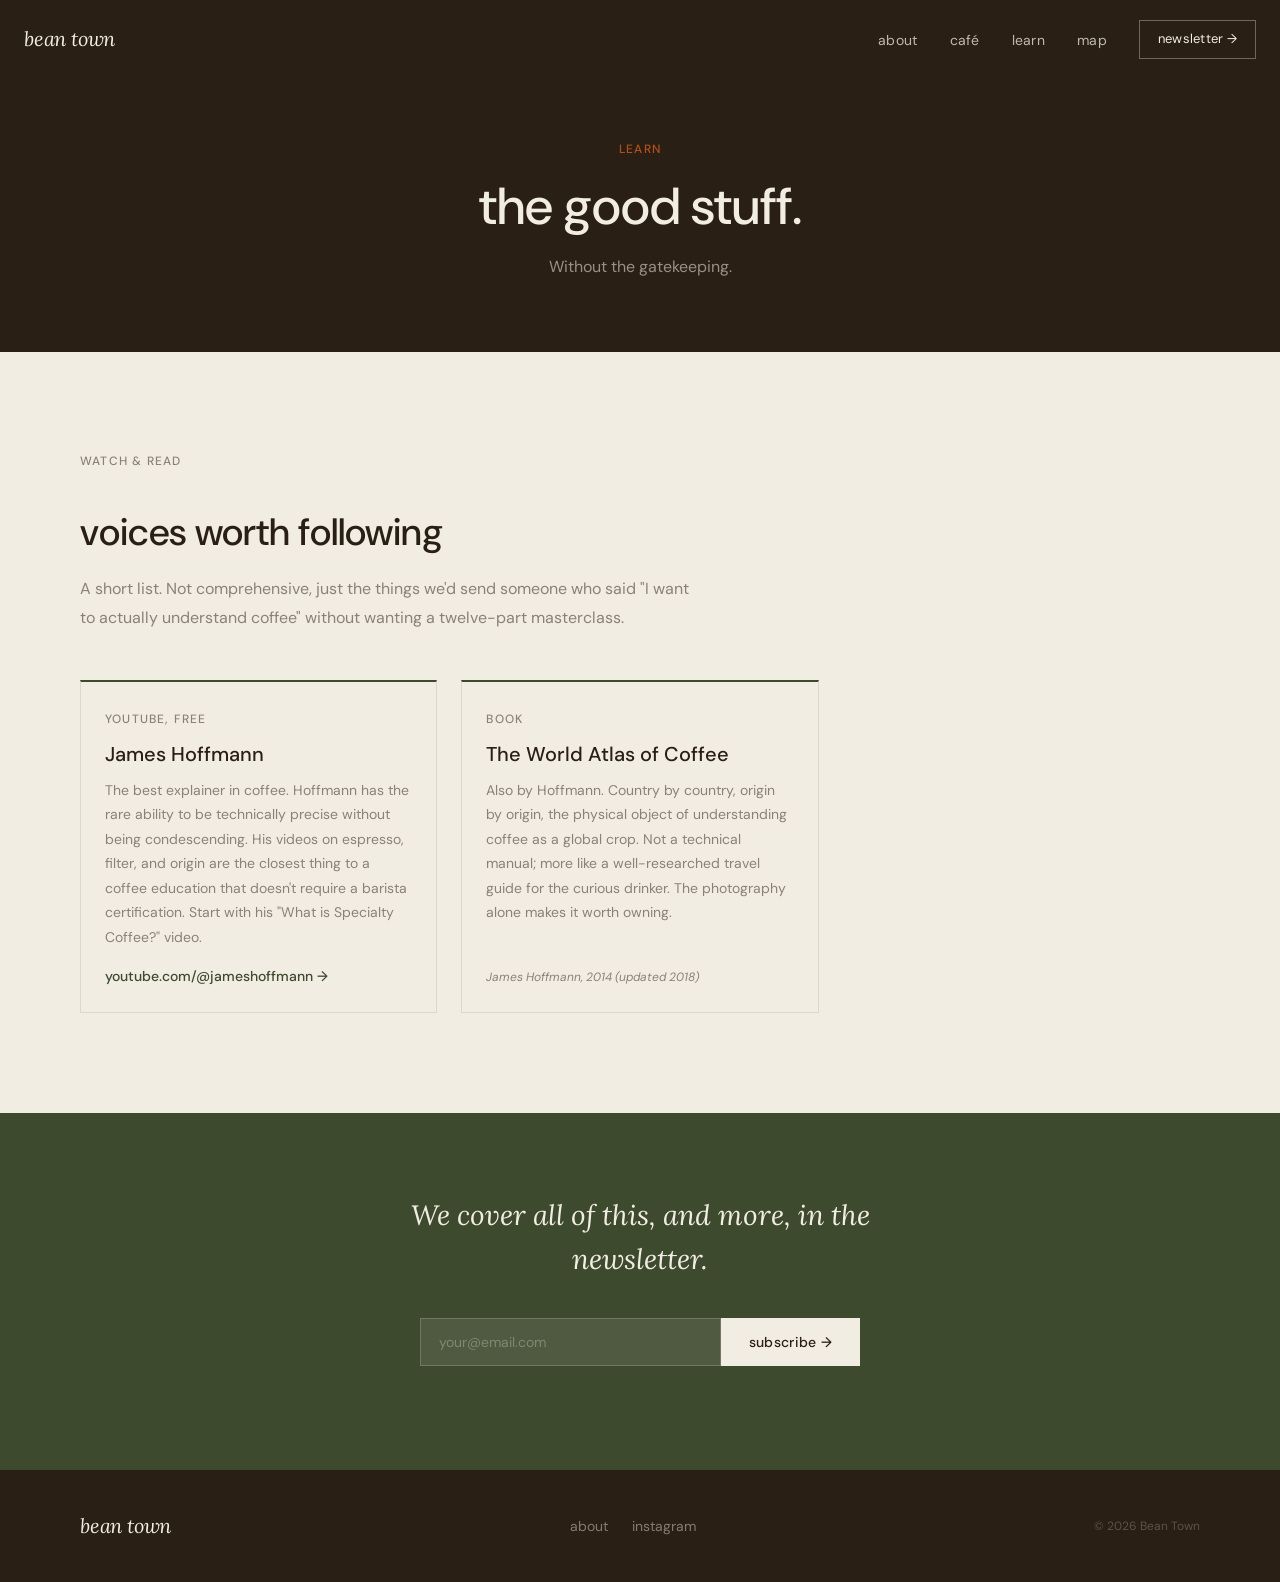
<file: learn.html>
<!DOCTYPE html>
<html lang="en">
<head>
  <meta charset="UTF-8">
  <meta name="viewport" content="width=device-width, initial-scale=1.0">
  <title>Learn, Bean Town</title>
  <meta name="description" content="James Hoffmann, the World Atlas of Coffee, and a few voices worth following. The good stuff, without the gatekeeping.">
  <meta property="og:title" content="Learn, Bean Town">
  <meta property="og:description" content="The good stuff, without the gatekeeping.">
  <meta name="twitter:card" content="summary">
  <link rel="preconnect" href="https://fonts.googleapis.com">
  <link rel="preconnect" href="https://fonts.gstatic.com" crossorigin>
  <link href="https://fonts.googleapis.com/css2?family=DM+Sans:ital,opsz,wght@0,9..40,400;0,9..40,500;1,9..40,400&family=Lora:ital,wght@1,400&display=swap" rel="stylesheet">
  <link rel="stylesheet" href="css/style.css">
</head>
<body>

  <!-- ─── Navigation ─── -->
  <nav class="site-nav" id="site-nav" role="navigation" aria-label="Main navigation">
    <a href="/" class="nav-logo" aria-label="Bean Town home">
      <span class="logo-text logo-text--light">bean town</span>
    </a>
    <ul class="nav-links" role="list">
      <li><a href="about.html">about</a></li>
      <li><a href="cafe.html">café</a></li>
      <li><a href="learn.html" aria-current="page">learn</a></li>
      <li><a href="map.html">map</a></li>
      <!-- TODO: Replace # with Substack URL once set up -->
      <li><a href="#" class="btn btn--outline">newsletter →</a></li>
    </ul>
    <button class="nav-toggle" id="nav-toggle" aria-label="Open navigation menu" aria-expanded="false">
      <span></span>
      <span></span>
      <span></span>
    </button>
  </nav>

  <div class="mobile-menu" id="mobile-menu" aria-hidden="true" role="dialog" aria-label="Navigation menu">
    <a href="about.html">about</a>
    <a href="cafe.html">café</a>
    <a href="learn.html">learn</a>
    <a href="map.html">map</a>
    <!-- TODO: Replace # with Substack URL once set up -->
    <a href="#">newsletter →</a>
  </div>

  <main>

    <!-- ─── Hero ─── -->
    <section class="page-hero" aria-label="Learn about coffee">
      <p class="page-hero__kicker">learn</p>
      <h1 class="page-hero__title">the good stuff.</h1>
      <p class="page-hero__subtitle">
        Without the gatekeeping.
      </p>
    </section>

    <!-- ─── Watch and read ─── -->
    <section class="learn-section" id="resources" aria-label="Watch and read">
      <div class="learn-section__inner">
        <p class="section-label">watch &amp; read</p>
        <h2 class="learn-section__title">voices worth following</h2>
        <p class="learn-section__intro">
          A short list. Not comprehensive, just the things we'd send someone who said
          "I want to actually understand coffee" without wanting a twelve-part masterclass.
        </p>
        <div class="resources-grid">

          <article class="resource-card">
            <p class="resource-card__type">YouTube, free</p>
            <h3 class="resource-card__name">James Hoffmann</h3>
            <p class="resource-card__copy">
              The best explainer in coffee. Hoffmann has the rare ability to be technically
              precise without being condescending. His videos on espresso, filter, and origin
              are the closest thing to a coffee education that doesn't require a barista certification.
              Start with his "What is Specialty Coffee?" video.
            </p>
            <a href="https://www.youtube.com/@jameshoffmann" target="_blank" rel="noopener noreferrer" class="resource-card__link">youtube.com/@jameshoffmann →</a>
          </article>

          <article class="resource-card">
            <p class="resource-card__type">Book</p>
            <h3 class="resource-card__name">The World Atlas of Coffee</h3>
            <p class="resource-card__copy">
              Also by Hoffmann. Country by country, origin by origin, the physical object
              of understanding coffee as a global crop. Not a technical manual; more like
              a well-researched travel guide for the curious drinker. The photography alone
              makes it worth owning.
            </p>
            <p class="resource-card__note">James Hoffmann, 2014 (updated 2018)</p>
          </article>


        </div>
      </div>
    </section>

    <!-- ─── Newsletter CTA ─── -->
    <section class="newsletter-cta" id="newsletter" aria-label="Newsletter">
      <p class="newsletter-cta__copy">
        We cover all of this, and more, in the newsletter.
      </p>
      <form class="email-capture" id="learn-email-form" action="https://formspree.io/f/xnjkqgqp" method="POST" novalidate aria-label="Newsletter sign-up">
        <label for="learn-email" class="sr-only">Your email address</label>
        <input type="email" id="learn-email" name="email" placeholder="your@email.com" required autocomplete="email">
        <button type="submit" class="btn btn--cream">subscribe →</button>
      </form>
      <p class="email-capture__feedback" id="learn-email-feedback" aria-live="polite"></p>
    </section>

  </main>

  <!-- ─── Footer ─── -->
  <footer class="site-footer" role="contentinfo">
    <div class="site-footer__inner">
      <a href="/" class="footer-logo" aria-label="Bean Town home">
        <span class="logo-text logo-text--light">bean town</span>
      </a>
      <ul class="footer-links" role="list">
        <li><a href="about.html">about</a></li>
        <!-- TODO: Replace # with Instagram URL once handle is confirmed -->
        <li><a href="#" aria-label="Bean Town on Instagram">instagram</a></li>
        </ul>
      <p class="footer-copy">© 2026 Bean Town</p>
    </div>
  </footer>

  <script src="js/main.js"></script>
  <script>
    (function() {
      var form = document.getElementById('learn-email-form');
      var feedback = document.getElementById('learn-email-feedback');
      if (!form || !feedback) return;
      form.addEventListener('submit', function(e) {
        e.preventDefault();
        var btn = form.querySelector('button[type="submit"]');
        var original = btn.textContent;
        btn.textContent = 'sending…';
        btn.disabled = true;
        fetch(form.action, { method: 'POST', body: new FormData(form), headers: { 'Accept': 'application/json' } })
          .then(function(res) {
            feedback.textContent = res.ok ? 'you\'re in. first email on us.' : 'something went wrong, try again.';
          })
          .catch(function() { feedback.textContent = 'couldn\'t reach the server.'; })
          .finally(function() { btn.textContent = original; btn.disabled = false; });
      });
    })();
  </script>
</body>
</html>
</file>
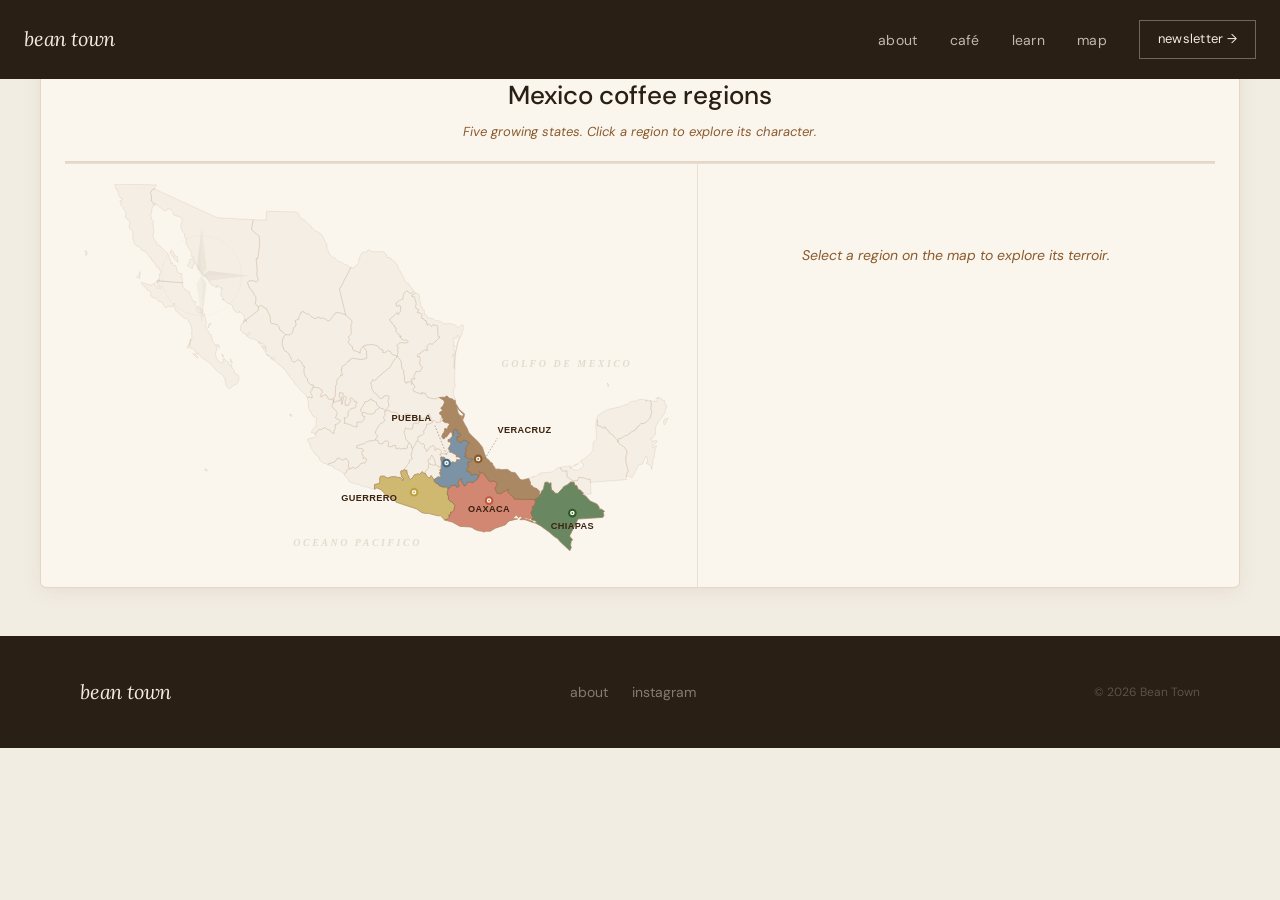
<file: map.html>
<!DOCTYPE html>
<html lang="en">
<head>
  <meta charset="UTF-8">
  <meta name="viewport" content="width=device-width, initial-scale=1.0">
  <title>Mexico coffee regions, Bean Town</title>
  <meta name="description" content="Five growing states. Click a region to explore elevation, soil, and flavour profile.">
  <meta property="og:title" content="Mexico coffee regions, Bean Town">
  <meta property="og:description" content="Five growing states. Click a region to explore elevation, soil, and flavour profile.">
  <meta property="og:image" content="/assets/og-image.png">
  <meta name="twitter:card" content="summary_large_image">
  <link rel="preconnect" href="https://fonts.googleapis.com">
  <link rel="preconnect" href="https://fonts.gstatic.com" crossorigin>
  <link href="https://fonts.googleapis.com/css2?family=DM+Sans:ital,opsz,wght@0,9..40,400;0,9..40,500;1,9..40,400&family=Lora:ital,wght@1,400&display=swap" rel="stylesheet">
  <link rel="stylesheet" href="css/style.css">
  <style>
    /* Premium typography using high-quality system font stacks to ensure 100% offline self-containment */
    :root {
      --color-bg: #FAF6EE;
      --color-text: #3a230f;
      --color-accent: #8b5a2b;
      --color-border: #d4cbba;
    }

    * {
      box-sizing: border-box;
      margin: 0;
      padding: 0;
    }
    /* body font handled by style.css */

    .container {
      max-width: 1200px;
      margin: 0 auto;
      background-color: var(--color-bg);
      border: 1px solid rgba(139, 90, 43, 0.2);
      border-radius: 6px;
      box-shadow: 0 4px 20px rgba(90, 50, 20, 0.08);
      overflow: hidden;
      display: flex;
      flex-direction: column;
    }

    header {
      background-color: #FAF6EE;
      border-bottom: 2px double rgba(139, 90, 43, 0.2);
      padding: 30px;
      text-align: center;
      position: relative;
    }

    header::after {
      content: '';
      position: absolute;
      top: 4px; left: 4px; right: 4px; bottom: 4px;
      border: 1px solid rgba(139, 90, 43, 0.15);
      pointer-events: none;
    }

    .container h1 {
      font-family: Georgia, serif;
      font-size: 28px;
      font-weight: bold;
      text-transform: uppercase;
      letter-spacing: 1px;
      color: var(--color-text);
      margin-bottom: 6px;
    }

    header p {
      font-size: 13px;
      font-style: italic;
      color: var(--color-accent);
      letter-spacing: 0.5px;
    }

    .main-grid {
      display: grid;
      grid-template-columns: 1fr;
      border-top: 1px solid rgba(139, 90, 43, 0.15);
    }

    @media (min-width: 900px) {
      .main-grid {
        grid-template-columns: 1.1fr 0.9fr;
      }
    }

    /* Map Column styling with full coordinates and compass */
    .map-container {
      padding: 20px;
      background-color: #FAF6EE;
      display: flex;
      flex-direction: column;
      justify-content: center;
      align-items: center;
      position: relative;
      border-right: 1px solid rgba(139, 90, 43, 0.15);
    }

    @media (max-width: 899px) {
      .map-container {
        border-right: none;
        border-bottom: 1px solid rgba(139, 90, 43, 0.15);
      }
    }

    svg {
      width: 100%;
      height: auto;
      max-height: 480px;
    }

    /* Interactive hovering state styles */
    .state-path {
      transition: all 0.25s ease;
    }

    .coffee-state {
      cursor: pointer;
    }

    .coffee-state:hover, .coffee-state.active {
      opacity: 1 !important;
      stroke: #111 !important;
      stroke-width: 2px !important;
    }

    /* Floating Tooltip pane */
    .tooltip {
      position: absolute;
      background-color: #FAF6EE;
      border: 1px solid var(--color-accent);
      border-radius: 4px;
      padding: 12px;
      box-shadow: 0 4px 15px rgba(0,0,0,0.1);
      pointer-events: none;
      z-index: 100;
      opacity: 0;
      transition: opacity 0.15s ease;
      max-width: 280px;
      font-size: 12px;
    }

    .tooltip-header {
      font-family: Georgia, serif;
      font-weight: bold;
      font-size: 15px;
      margin-bottom: 5px;
      color: var(--color-text);
      display: flex;
      justify-content: space-between;
      border-bottom: 1px solid var(--color-border);
      padding-bottom: 3px;
    }

    .tooltip-row {
      display: flex;
      justify-content: space-between;
      margin-bottom: 3px;
    }

    .tooltip-row span {
      font-weight: 500;
      font-size: 10.5px;
      color: #6d5231;
    }

    .tooltip-row strong {
      font-size: 11px;
    }

    .tooltip-notes {
      margin-top: 8px;
      font-style: italic;
      color: var(--color-text);
      border-top: 1px dashed var(--color-border);
      padding-top: 6px;
      font-size: 11px;
      line-height: 1.35;
    }

    /* Detail Column cards grid styling */
    .content-container {
      padding: 20px;
      background-color: #faf6ee;
      overflow-y: auto;
      max-height: 700px;
    }

    .intro-msg {
      padding: 60px 20px;
      text-align: center;
    }

    .card {
      background-color: #FAF6EE;
      border: 1.5px double var(--color-border);
      border-radius: 4px;
      padding: 24px;
      margin-bottom: 20px;
      display: none;
      box-shadow: 0 2px 8px rgba(0,0,0,0.02);
    }

    .card.active {
      display: block;
      animation: fadeIn 0.3s ease-in-out;
    }

    @keyframes fadeIn {
      from { opacity: 0; transform: translateY(5px); }
      to { opacity: 1; transform: translateY(0); }
    }

    .card-header {
      display: flex;
      justify-content: space-between;
      align-items: start;
      margin-bottom: 12px;
    }

    .region-pill {
      font-size: 9px;
      color: var(--color-accent);
      font-weight: bold;
      letter-spacing: 0.5px;
    }

    .container h2 {
      font-family: Georgia, serif;
      font-size: 24px;
      color: var(--color-text);
      margin-top: 2px;
    }

    .pct-line {
      font-size: 13px;
      color: var(--color-accent);
      margin: 2px 0 12px;
    }

    .summary {
      font-size: 12.5px;
      font-style: italic;
      color: #5c4a3c;
      margin-bottom: 16px;
    }

    .stats-grid {
      display: grid;
      grid-template-columns: 1fr 1fr;
      gap: 10px;
      padding: 12px;
      background-color: var(--color-bg);
      border: 1px solid var(--color-border);
      border-radius: 4px;
      margin-bottom: 16px;
    }

    .stat-box {
      display: flex;
      flex-direction: column;
    }

    .col-span-2 {
      grid-column: span 2;
    }

    .stat-box span {
      font-family: Georgia, serif;
      font-size: 8.5px;
      text-transform: uppercase;
      color: var(--color-accent);
    }

    .stat-box strong {
      font-size: 11.5px;
      color: var(--color-text);
      margin-top: 2px;
    }

    .producers-header {
      font-size: 9px;
      font-weight: bold;
      letter-spacing: 1px;
      color: var(--color-accent);
      text-transform: uppercase;
      display: block;
      margin-bottom: 8px;
    }

    .producers-list {
      font-size: 12px;
      line-height: 1.8;
      color: var(--color-text);
    }

    .producers-list a {
      color: var(--color-accent);
      text-decoration: underline;
    }
  </style>
</head>
<body>

  <nav class="site-nav site-nav--solid" id="site-nav" role="navigation" aria-label="Main navigation">
    <a href="/" class="nav-logo" aria-label="Bean Town home">
      <span class="logo-text logo-text--light">bean town</span>
    </a>
    <ul class="nav-links" role="list">
      <li><a href="about.html">about</a></li>
      <li><a href="cafe.html">café</a></li>
      <li><a href="learn.html">learn</a></li>
      <li><a href="map.html" aria-current="page">map</a></li>
      <li><a href="#" class="btn btn--outline">newsletter →</a></li>
    </ul>
    <button class="nav-toggle" id="nav-toggle" aria-label="Open navigation menu" aria-expanded="false">
      <span></span>
      <span></span>
      <span></span>
    </button>
  </nav>

  <div class="mobile-menu" id="mobile-menu" aria-hidden="true" role="dialog" aria-label="Navigation menu">
    <a href="about.html">about</a>
    <a href="cafe.html">café</a>
    <a href="learn.html">learn</a>
    <a href="map.html">map</a>
    <a href="#">newsletter →</a>
  </div>

  <main style="padding: 20px 20px 48px;">

  <div class="container">
    <div style="background:#FAF6EE;padding:28px 30px 18px;text-align:center;border-bottom:2px double rgba(139,90,43,0.2);"><p style="font-size:11px;letter-spacing:1.5px;color:#8b5a2b;text-transform:uppercase;font-family:'DM Sans',sans-serif;margin-bottom:8px;">origin spotlight</p><p style="font-family:'DM Sans',sans-serif;font-size:26px;font-weight:500;color:#2A1F14;margin-bottom:6px;margin-top:0;">Mexico coffee regions</p><p style="font-size:13px;color:#8b5a2b;font-style:italic;font-family:'DM Sans',sans-serif;margin:0;">Five growing states. Click a region to explore its character.</p></div>

    <div class="main-grid">
      <!-- Interactive Map Column -->
      <div class="map-container">
        <!-- SVG Map markup of Mexico -->
        <svg viewBox="0 0 710 460" id="mexico-svg-node">
          <!-- Compass rose -->
          <g transform="translate(140, 110) scale(0.6)" style="opacity: 0.05;">
            <circle cx="0" cy="0" r="80" stroke="#8b5a2b" stroke-width="1" fill="none" />
            <path d="M 0 -95 L 10 -15 L 0 0 Z" fill="#8b5a2b" />
            <path d="M 0 -95 L -10 -15 L 0 0 Z" fill="#3a230f" />
            <path d="M 0 95 L -10 15 L 0 0 Z" fill="#8b5a2b" />
            <path d="M 0 95 L 10 15 L 0 0 Z" fill="#3a230f" />
            <path d="M 95 0 L 15 10 L 0 0 Z" fill="#8b5a2b" />
            <path d="M 95 0 L 15 -10 L 0 0 Z" fill="#3a230f" />
          </g>

          <!-- Ocean Labels -->
          <text x="500" y="220" style="fill: #c4b39a; fill-opacity: 0.4; font-family: serif; font-style: italic; font-size: 12px; letter-spacing: 3px; font-weight: bold;">GOLFO DE MEXICO</text>
          <text x="250" y="435" style="fill: #c4b39a; fill-opacity: 0.4; font-family: serif; font-style: italic; font-size: 12px; letter-spacing: 3px; font-weight: bold;">OCEANO PACIFICO</text>

          <g>
            <path id="MX.3622" d="M626.7,238.9 L628.8,241.3 L628.5,243.4 L626.9,242.6 L627.8,241.2 Z" class="state-path" style="fill: rgba(140, 90, 43, 0.05); stroke: rgba(139, 90, 43, 0.25); stroke-width: 0.5px;" />
            <path id="MX.BC" d="M65.7,112.1 L65.5,113.7 L63.1,111.9 L61.9,112.0 L64.8,108.6 L65.6,105.1 L66.5,108.1 Z M2.3,85.3 L1.0,85.7 L0.0,81.2 L0.2,79.2 L2.7,81.7 Z M86.5,116.2 L88.2,114.3 L87.7,116.3 Z M88.8,116.4 L88.6,115.6 L89.4,116.4 Z M83.5,6.0 L80.8,6.7 L78.4,11.0 L79.8,14.4 L79.7,20.1 L81.6,23.2 L82.3,26.5 L80.4,29.5 L80.1,32.9 L78.9,38.3 L80.2,41.2 L79.7,42.2 L81.9,44.0 L82.1,48.8 L81.6,51.4 L82.6,56.7 L81.4,62.5 L83.6,67.9 L85.7,69.6 L86.2,72.7 L90.0,73.9 L93.1,77.8 L98.6,82.9 L101.4,86.9 L100.6,87.6 L102.9,91.9 L102.8,95.8 L104.8,94.3 L106.3,98.3 L108.3,97.5 L109.6,99.9 L111.1,105.8 L113.2,107.2 L116.5,107.8 L115.6,111.5 L117.3,113.8 L116.6,115.6 L117.5,118.6 L102.2,117.4 L89.6,116.4 L88.7,113.4 L90.1,111.5 L88.7,110.1 L90.9,105.4 L88.6,100.6 L86.4,100.1 L82.6,93.2 L80.2,92.1 L79.6,88.9 L77.8,88.2 L73.0,81.4 L68.6,79.7 L66.7,77.1 L63.4,74.5 L62.4,74.6 L58.5,70.7 L58.8,67.3 L56.7,65.6 L57.5,62.4 L57.0,56.1 L52.9,52.4 L53.8,46.3 L53.3,44.2 L51.2,42.9 L49.9,40.4 L48.1,40.2 L49.2,35.6 L48.7,33.8 L45.4,28.0 L42.6,24.9 L43.5,22.4 L41.6,19.9 L43.4,20.8 L44.7,17.6 L42.0,16.0 L40.4,13.9 L39.0,7.4 L37.5,6.4 L36.1,1.9 L36.2,0.0 L85.9,1.1 L84.0,3.8 Z M107.0,89.3 L102.4,83.1 L103.0,79.8 L104.3,79.9 L107.4,84.1 L106.9,85.9 L110.8,86.7 L111.7,94.2 Z" class="state-path" style="fill: rgba(140, 90, 43, 0.05); stroke: rgba(139, 90, 43, 0.25); stroke-width: 0.5px;" />
            <path id="MX.BS" d="M177.1,214.8 L175.7,214.9 L174.9,213.6 L174.3,209.4 Z M129.5,203.8 L131.8,203.8 L135.5,207.6 L135.0,209.4 Z M165.1,204.8 L166.6,206.8 L165.7,208.4 L163.9,204.2 Z M160.5,192.9 L161.8,196.7 L159.0,194.9 L157.8,192.9 Z M125.9,192.2 L124.3,196.9 L122.5,196.7 L125.0,191.4 L126.8,185.5 L127.2,186.6 L125.6,190.8 Z M151.6,167.3 L147.5,173.1 L148.0,170.6 L148.9,167.9 Z M86.5,116.2 L87.7,116.3 L88.5,118.1 L88.8,116.4 L89.4,116.4 L89.4,116.5 L89.6,116.4 L102.2,117.4 L117.5,118.6 L117.0,121.8 L120.5,127.1 L125.2,129.6 L126.7,134.6 L128.5,137.5 L128.1,138.4 L130.6,140.5 L133.6,141.6 L131.9,144.3 L134.9,148.1 L134.0,150.3 L136.4,154.4 L138.8,154.3 L136.0,150.9 L135.4,146.9 L136.1,146.5 L141.4,151.7 L141.1,154.6 L143.8,156.1 L143.2,158.9 L144.6,160.7 L144.4,162.6 L145.9,167.0 L144.8,169.6 L145.7,174.1 L147.7,176.1 L149.6,180.5 L151.7,180.8 L151.5,182.4 L153.8,189.9 L156.8,193.2 L158.8,198.3 L157.2,201.2 L156.7,204.3 L157.8,209.0 L160.3,212.7 L164.8,215.3 L166.0,212.9 L165.3,210.4 L167.7,209.9 L168.9,212.1 L172.5,214.5 L172.8,217.3 L176.3,217.0 L176.3,220.7 L179.0,223.5 L179.2,227.1 L183.7,229.4 L184.7,231.9 L184.6,235.8 L182.1,240.2 L178.0,242.0 L173.7,245.6 L172.4,245.6 L169.3,241.9 L168.1,234.6 L165.2,229.1 L159.4,225.5 L149.6,214.8 L140.4,208.7 L137.2,205.3 L136.0,202.5 L135.5,203.7 L133.2,203.3 L132.4,200.6 L129.9,197.5 L127.2,197.5 L126.1,195.0 L126.9,187.8 L128.1,185.7 L128.5,181.0 L127.9,180.8 L128.3,174.4 L126.6,167.8 L124.6,166.3 L123.7,163.2 L121.6,161.0 L120.4,161.6 L115.6,158.0 L108.7,152.0 L108.9,150.7 L106.8,147.2 L107.5,142.9 L104.1,148.0 L102.5,146.8 L99.4,146.6 L98.4,148.3 L96.4,148.0 L94.6,146.1 L92.9,142.3 L89.9,140.9 L88.9,141.3 L86.7,138.0 L84.2,136.7 L82.9,137.2 L78.9,134.2 L78.8,130.1 L77.0,128.2 L74.1,126.9 L71.9,122.7 L70.8,123.1 L68.2,120.5 L67.9,118.0 L77.5,121.0 L79.7,121.2 L83.7,119.0 L84.3,122.5 L87.0,124.3 L87.9,126.0 L89.3,124.5 L91.3,125.0 L92.1,123.5 L89.9,122.6 L88.1,123.5 L86.9,120.4 L87.2,117.5 L84.9,118.8 Z" class="state-path" style="fill: rgba(140, 90, 43, 0.05); stroke: rgba(139, 90, 43, 0.25); stroke-width: 0.5px;" />
            <path id="MX.SO" d="M128.8,101.7 L122.8,97.6 L125.0,95.5 L124.9,92.9 L126.4,90.0 L129.8,89.6 L129.8,91.8 L131.3,94.7 Z M84.7,25.2 L83.7,25.7 L82.1,24.1 L83.1,23.2 Z M207.6,152.1 L193.5,162.9 L191.1,162.4 L191.2,158.8 L185.5,152.5 L185.4,154.1 L182.5,154.2 L180.3,153.4 L178.5,151.0 L176.3,144.9 L169.5,142.2 L167.1,139.8 L164.5,138.3 L166.7,138.4 L163.4,134.6 L162.8,130.8 L163.9,129.4 L163.3,125.9 L165.3,125.2 L159.3,122.9 L158.5,121.3 L157.5,124.9 L155.2,121.8 L153.9,122.3 L150.0,119.3 L145.7,111.1 L140.8,108.9 L139.9,105.8 L136.1,101.4 L136.7,100.4 L134.5,98.8 L132.2,95.6 L132.1,92.6 L130.9,90.6 L130.8,87.5 L128.8,87.8 L127.1,85.8 L128.2,83.8 L122.4,72.5 L121.1,72.0 L121.5,65.7 L119.4,63.5 L119.5,59.7 L117.2,57.0 L115.6,53.5 L114.8,50.0 L117.1,41.8 L113.5,39.3 L107.0,37.6 L105.9,36.1 L105.1,32.5 L102.9,30.7 L99.5,29.5 L97.5,32.0 L94.8,31.7 L88.2,26.6 L86.6,24.4 L84.6,24.1 L79.7,20.1 L79.8,14.4 L78.4,11.0 L80.8,6.7 L83.5,6.0 L149.7,36.4 L158.5,40.4 L159.8,40.6 L201.9,42.8 L199.9,54.7 L204.8,59.6 L206.9,60.5 L209.1,62.9 L209.7,74.2 L209.3,75.1 L207.5,89.3 L205.5,89.4 L206.7,104.6 L206.1,108.5 L208.1,115.5 L205.9,117.4 L200.9,116.0 L196.8,116.2 L195.1,118.5 L197.5,125.1 L199.9,126.9 L200.6,128.8 L202.8,130.9 L202.5,132.2 L205.0,135.0 L205.2,139.7 L204.2,142.8 L206.4,146.2 L208.5,147.6 L208.5,147.6 L208.6,147.8 L208.6,147.8 Z M190.1,165.1 L190.8,163.5 L190.3,165.0 L190.3,165.0 Z M191.5,164.5 L191.7,162.8 L193.1,163.5 L192.5,163.9 Z" class="state-path" style="fill: rgba(140, 90, 43, 0.05); stroke: rgba(139, 90, 43, 0.25); stroke-width: 0.5px;" />
            <path id="MX.CL" d="M146.7,344.7 L143.4,343.6 L145.0,341.2 L147.0,343.8 Z M311.2,348.3 L305.7,343.9 L297.7,340.4 L298.3,339.0 L291.7,337.3 L293.0,335.0 L294.4,335.4 L300.4,333.2 L302.5,329.6 L304.1,328.9 L309.0,331.4 L313.5,329.2 L314.3,331.1 L316.7,333.3 L316.1,338.7 L317.2,341.7 L314.2,343.5 L313.8,345.6 Z" class="state-path" style="fill: rgba(140, 90, 43, 0.05); stroke: rgba(139, 90, 43, 0.25); stroke-width: 0.5px;" />
            <path id="MX.NA" d="M245.8,275.8 L248.2,276.8 L248.0,279.1 L246.0,278.1 Z M298.1,261.2 L298.0,261.9 L297.7,262.6 L296.2,266.9 L302.9,274.1 L301.6,278.6 L300.4,280.5 L306.4,283.9 L305.5,286.4 L303.3,288.0 L300.1,288.9 L300.4,293.6 L299.1,296.2 L298.7,299.9 L294.4,296.7 L293.4,295.2 L291.2,294.8 L288.8,292.7 L287.2,292.5 L284.3,294.5 L280.5,294.8 L276.0,300.4 L274.4,298.5 L271.8,298.8 L272.3,296.0 L275.6,292.1 L277.3,291.4 L277.8,288.0 L277.2,284.6 L278.2,281.0 L273.4,278.4 L268.6,269.9 L268.0,267.6 L268.1,262.6 L266.6,256.5 L269.1,255.6 L272.4,256.9 L272.9,255.6 L271.9,252.4 L270.1,249.8 L272.8,247.2 L272.4,245.1 L274.2,244.0 L279.9,244.4 L284.0,246.9 L285.3,249.9 L282.9,252.7 L283.4,255.9 L287.8,252.7 L290.2,253.9 L292.0,257.9 L294.4,258.9 L297.6,257.5 Z" class="state-path" style="fill: rgba(140, 90, 43, 0.05); stroke: rgba(139, 90, 43, 0.25); stroke-width: 0.5px;" />
            <path id="MX.CM" d="M592.5,335.8 L589.4,337.9 L585.7,338.6 L591.7,335.2 Z M649.9,351.5 L649.8,354.9 L607.3,358.1 L606.7,358.5 L606.4,354.5 L603.6,354.5 L598.6,352.8 L592.6,352.1 L591.3,356.0 L586.0,356.3 L583.5,355.0 L578.7,351.5 L578.4,344.3 L573.6,344.7 L572.1,343.7 L570.4,340.2 L580.1,338.3 L582.7,338.4 L584.9,340.2 L581.4,340.4 L586.6,343.0 L591.4,343.8 L593.4,342.0 L597.3,340.2 L598.6,336.1 L594.9,334.1 L594.4,332.9 L600.5,329.1 L605.5,325.0 L609.8,319.4 L609.7,311.8 L610.5,309.4 L614.6,305.6 L613.8,302.0 L613.7,293.6 L613.0,290.6 L613.5,285.4 L614.9,283.2 L615.3,290.0 L618.9,290.6 L620.7,292.6 L623.2,292.7 L624.1,291.2 L626.1,294.6 L628.0,295.8 L629.6,298.9 L634.1,301.5 L636.1,304.5 L638.7,307.1 L639.9,310.1 L641.0,311.4 L647.0,315.5 L650.3,319.9 L650.5,324.5 L649.2,326.4 L649.2,333.1 L652.0,345.0 L649.5,349.5 Z" class="state-path" style="fill: rgba(140, 90, 43, 0.05); stroke: rgba(139, 90, 43, 0.25); stroke-width: 0.5px;" />
            <path id="MX.QR" d="M700.0,281.1 L696.5,287.9 L695.1,289.4 L694.3,285.1 L695.7,282.1 Z M679.0,260.0 L680.2,260.7 L686.2,260.6 L687.7,259.7 L688.2,257.5 L685.0,257.8 L688.1,256.0 L691.4,257.0 L693.4,259.7 L695.7,259.8 L696.7,265.4 L698.5,266.3 L697.0,270.1 L696.2,274.3 L692.4,280.7 L688.8,284.2 L684.7,292.2 L684.8,300.1 L680.9,305.3 L679.2,305.5 L679.2,307.3 L681.2,308.2 L681.1,309.8 L683.5,308.0 L686.4,308.1 L686.8,309.6 L681.8,313.0 L681.4,316.4 L682.6,316.8 L684.1,314.2 L686.1,314.0 L683.9,321.7 L683.2,328.1 L681.9,330.4 L681.4,337.3 L680.4,339.1 L680.2,342.7 L679.4,339.5 L677.4,336.8 L673.9,335.7 L675.3,330.8 L674.1,326.3 L671.9,329.3 L669.1,336.3 L664.3,336.9 L661.8,343.4 L660.0,345.0 L659.4,348.2 L656.3,352.5 L652.1,350.1 L649.9,351.5 L649.5,349.5 L652.0,345.0 L649.2,333.1 L649.2,326.4 L650.5,324.5 L650.3,319.9 L647.0,315.5 L641.0,311.4 L639.9,310.1 L640.6,305.8 L644.5,304.9 L647.7,302.4 L651.0,301.7 L655.5,297.9 L661.3,294.8 L662.7,291.7 L665.0,290.4 L667.3,287.3 L670.8,287.6 L673.2,286.0 L678.1,281.5 L680.6,273.5 L679.0,269.8 L679.9,265.0 Z" class="state-path" style="fill: rgba(140, 90, 43, 0.05); stroke: rgba(139, 90, 43, 0.25); stroke-width: 0.5px;" />
            <path id="MX.MX" d="M427.6,338.3 L426.2,339.6 L423.8,339.6 L423.2,337.9 L420.3,336.9 L420.8,336.1 L419.5,331.0 L416.3,325.4 L413.4,330.6 L412.2,330.6 L411.8,333.6 L412.9,335.8 L411.9,338.6 L412.6,340.9 L408.9,344.2 L408.4,347.3 L406.6,347.0 L404.6,345.2 L401.8,348.7 L400.3,347.7 L395.3,349.1 L393.6,352.0 L390.7,354.5 L388.6,353.0 L388.9,351.1 L386.9,348.4 L386.3,343.7 L382.5,343.1 L389.7,333.7 L388.9,332.1 L392.8,329.7 L391.4,326.2 L393.3,317.2 L397.1,311.5 L397.3,309.5 L399.4,308.1 L404.1,312.3 L406.2,311.6 L407.7,313.9 L407.0,316.5 L408.7,317.5 L410.2,321.1 L414.2,315.6 L418.4,314.0 L420.5,316.6 L419.7,319.3 L420.9,319.6 L422.7,317.6 L425.8,318.4 L428.0,320.9 L426.9,324.7 L425.8,324.8 L427.4,327.7 L426.8,329.4 L427.8,334.2 Z" class="state-path" style="fill: rgba(140, 90, 43, 0.05); stroke: rgba(139, 90, 43, 0.25); stroke-width: 0.5px;" />
            <path id="MX.MO" d="M420.3,336.9 L423.2,337.9 L423.8,339.6 L426.2,339.6 L427.6,338.3 L427.5,341.5 L425.8,343.4 L427.3,346.4 L425.5,346.3 L427.4,352.6 L424.3,351.1 L418.9,354.8 L415.4,349.9 L414.3,352.4 L412.3,352.5 L410.5,350.7 L408.4,347.3 L408.9,344.2 L412.6,340.9 L411.9,338.6 L412.9,335.8 L418.5,337.7 Z" class="state-path" style="fill: rgba(140, 90, 43, 0.05); stroke: rgba(139, 90, 43, 0.25); stroke-width: 0.5px;" />
            <path id="MX.DF" d="M420.3,336.9 L418.5,337.7 L412.9,335.8 L411.8,333.6 L412.2,330.6 L413.4,330.6 L416.3,325.4 L419.5,331.0 L420.8,336.1 Z" class="state-path" style="fill: rgba(140, 90, 43, 0.05); stroke: rgba(139, 90, 43, 0.25); stroke-width: 0.5px;" />
            <path id="MX.QT" d="M399.4,308.1 L397.3,309.5 L397.1,311.5 L393.3,317.2 L392.0,316.3 L392.0,313.7 L389.4,310.7 L387.4,309.3 L384.8,305.4 L384.6,302.9 L382.8,298.2 L385.0,292.6 L388.2,294.3 L389.7,293.4 L391.3,294.6 L393.1,293.7 L394.1,287.8 L396.2,286.7 L399.2,287.7 L401.8,285.5 L399.9,284.5 L399.9,281.4 L401.4,279.0 L404.8,281.9 L409.1,280.8 L413.0,275.5 L415.5,281.8 L415.2,284.0 L416.8,284.5 L416.9,286.7 L412.8,288.2 L409.7,288.5 L410.0,290.5 L408.7,293.7 L407.0,295.3 L406.4,297.7 L407.2,299.4 L404.1,301.7 L399.8,303.2 Z" class="state-path" style="fill: rgba(140, 90, 43, 0.05); stroke: rgba(139, 90, 43, 0.25); stroke-width: 0.5px;" />
            <path id="MX.TB" d="M606.7,358.5 L607.6,372.0 L597.2,372.7 L598.2,370.7 L595.4,368.9 L595.5,367.8 L592.2,366.7 L590.2,361.9 L587.9,361.7 L587.1,357.9 L582.9,357.7 L579.5,360.8 L574.5,363.3 L573.0,365.6 L567.3,371.5 L563.9,370.9 L562.1,368.3 L560.2,367.5 L559.4,363.0 L559.4,358.5 L557.4,359.4 L554.8,357.7 L552.0,358.2 L550.2,366.3 L548.1,368.5 L546.4,372.9 L545.1,371.9 L545.6,368.8 L542.7,365.9 L537.8,364.0 L536.9,362.3 L534.4,361.2 L534.8,358.5 L532.5,353.4 L538.8,350.6 L538.5,351.8 L541.0,351.1 L542.8,349.2 L545.0,349.3 L545.2,347.5 L548.3,346.7 L556.3,346.2 L561.9,345.3 L565.4,341.4 L570.4,340.2 L572.1,343.7 L573.6,344.7 L578.4,344.3 L578.7,351.5 L583.5,355.0 L586.0,356.3 L591.3,356.0 L592.6,352.1 L598.6,352.8 L603.6,354.5 L606.4,354.5 Z" class="state-path" style="fill: rgba(140, 90, 43, 0.05); stroke: rgba(139, 90, 43, 0.25); stroke-width: 0.5px;" />
            <path id="MX.CS" d="M536.3,404.6 L539.4,406.9 L535.8,405.6 Z M597.2,372.7 L600.7,374.1 L606.4,380.4 L614.5,384.0 L617.2,387.7 L617.4,390.3 L619.5,390.0 L623.6,392.8 L622.2,394.3 L622.9,397.9 L621.6,400.2 L592.2,402.2 L591.6,402.8 L582.0,422.0 L582.1,423.2 L585.4,427.1 L583.6,429.1 L582.9,433.6 L583.8,436.3 L582.0,440.2 L570.6,429.7 L567.0,425.4 L563.5,423.5 L557.4,418.1 L546.9,410.4 L539.9,406.6 L542.0,406.1 L540.9,404.6 L536.4,403.4 L537.4,400.3 L535.0,394.7 L536.9,390.8 L536.9,387.1 L539.6,385.4 L540.4,382.1 L540.1,378.7 L545.4,374.8 L546.4,372.9 L548.1,368.5 L550.2,366.3 L552.0,358.2 L554.8,357.7 L557.4,359.4 L559.4,358.5 L559.4,363.0 L560.2,367.5 L562.1,368.3 L563.9,370.9 L567.3,371.5 L573.0,365.6 L574.5,363.3 L579.5,360.8 L582.9,357.7 L587.1,357.9 L587.9,361.7 L590.2,361.9 L592.2,366.7 L595.5,367.8 L595.4,368.9 L598.2,370.7 Z" class="state-path coffee-state" data-name="Chiapas" data-elevation="1,200 – 1,750 meters" data-rainfall="1,800 – 3,000 mm" data-soil="Humus-rich Volcanic Clay" data-variety="Typica, Bourbon, Maragogype, Arábica" data-pct="40%" data-temp="18°C – 22°C" data-notes="Clean and remarkably well-balanced. There is a sweet, citric acidity reminiscent of crisp green apples, layered over a dense, chocolatey body. It lacks dramatic fruitiness, but makes up for it in structural integrity." data-color="#2d5a27" style="fill: #2d5a27; opacity: 0.7; stroke: rgba(139, 90, 43, 0.7); stroke-width: 1.2px;" />
            <path id="MX.NL" d="M394.4,128.5 L395.9,129.6 L396.6,130.9 L392.4,133.4 L392.6,135.1 L395.3,135.4 L397.7,143.7 L396.8,147.2 L397.5,149.5 L400.5,150.8 L398.7,154.6 L400.5,154.4 L404.0,155.8 L404.7,157.1 L403.9,159.7 L404.7,162.0 L405.9,161.3 L407.7,163.6 L409.5,163.9 L410.6,169.2 L413.0,168.3 L416.0,171.1 L417.6,168.9 L422.9,170.1 L423.2,170.8 L423.8,182.7 L426.2,183.8 L416.9,192.4 L413.6,191.7 L410.4,194.8 L411.1,200.1 L408.2,199.0 L404.2,201.2 L402.8,203.5 L400.5,203.8 L398.7,205.5 L399.4,207.8 L401.6,206.8 L402.4,210.8 L401.7,215.8 L402.3,217.6 L405.2,220.0 L402.4,224.7 L397.1,225.5 L394.7,230.7 L395.9,234.4 L392.8,233.5 L391.0,235.0 L392.6,236.0 L392.6,237.7 L386.6,237.6 L386.3,239.1 L384.1,238.2 L383.3,233.7 L383.6,231.4 L382.6,227.9 L382.7,224.0 L380.5,221.5 L380.0,219.2 L379.6,213.0 L374.7,206.3 L375.8,201.9 L375.2,198.4 L376.5,196.7 L374.2,194.9 L375.6,192.3 L378.0,190.7 L380.8,190.2 L384.1,191.0 L386.7,190.5 L388.0,188.8 L385.7,187.3 L382.4,187.4 L379.7,185.8 L377.6,183.0 L379.7,183.7 L377.8,181.1 L376.4,181.0 L373.5,177.0 L373.4,172.9 L371.7,171.9 L371.4,169.9 L369.1,168.2 L367.5,165.2 L365.1,163.1 L374.9,154.2 L375.9,156.9 L378.5,153.3 L379.0,146.8 L376.4,145.3 L375.5,147.2 L373.7,146.3 L373.5,142.7 L377.2,139.8 L381.3,138.4 L382.2,133.0 L383.3,130.6 L386.4,128.3 L391.1,131.8 Z" class="state-path" style="fill: rgba(140, 90, 43, 0.05); stroke: rgba(139, 90, 43, 0.25); stroke-width: 0.5px;" />
            <path id="MX.SI" d="M190.3,165.0 L190.3,166.9 L191.5,164.5 L192.5,163.9 L193.1,163.5 L194.1,165.7 L193.5,162.9 L207.6,152.1 L208.5,147.6 L208.5,147.6 L210.7,145.6 L213.3,146.5 L214.4,148.2 L218.2,149.6 L218.6,152.1 L222.0,157.4 L222.7,166.0 L223.4,167.2 L230.8,168.9 L232.3,170.1 L234.0,175.3 L236.9,177.2 L240.9,180.9 L238.1,184.2 L237.4,186.1 L236.6,191.7 L238.4,198.2 L240.6,201.1 L242.3,201.4 L244.5,203.5 L247.3,208.9 L247.9,211.6 L249.8,213.5 L252.0,213.6 L255.0,211.2 L256.7,211.2 L259.8,213.8 L262.0,218.9 L263.9,219.2 L262.7,222.1 L263.1,227.6 L264.6,231.1 L267.0,233.6 L267.6,237.6 L270.6,240.9 L274.1,241.2 L274.2,244.0 L272.4,245.1 L272.8,247.2 L270.1,249.8 L271.9,252.4 L272.9,255.6 L272.4,256.9 L269.1,255.6 L266.6,256.5 L264.9,253.4 L261.8,249.9 L259.8,248.8 L255.7,243.4 L251.1,239.0 L249.1,234.7 L247.2,233.2 L242.8,227.6 L240.9,224.1 L238.0,220.8 L230.6,215.2 L230.0,214.1 L222.0,208.5 L227.0,211.3 L228.4,210.5 L227.6,207.8 L225.3,209.0 L218.5,204.5 L220.7,207.1 L217.2,204.2 L216.4,200.9 L217.8,201.1 L216.6,195.8 L216.1,200.0 L213.9,198.5 L211.2,193.0 L214.3,196.3 L214.4,194.3 L217.1,195.7 L215.1,192.9 L212.7,191.5 L210.1,191.7 L209.6,189.1 L209.0,191.6 L207.7,189.0 L202.6,185.7 L200.0,186.2 L193.3,182.1 L196.5,181.2 L198.2,178.3 L193.0,181.0 L192.2,179.4 L189.4,179.0 L189.7,177.6 L186.5,175.6 L186.9,170.2 L190.1,165.1 L190.3,165.0 Z" class="state-path" style="fill: rgba(140, 90, 43, 0.05); stroke: rgba(139, 90, 43, 0.25); stroke-width: 0.5px;" />
            <path id="MX.CH" d="M208.5,147.6 L208.5,147.6 L206.4,146.2 L204.2,142.8 L205.2,139.7 L205.0,135.0 L202.5,132.2 L202.8,130.9 L200.6,128.8 L199.9,126.9 L197.5,125.1 L195.1,118.5 L196.8,116.2 L200.9,116.0 L205.9,117.4 L208.1,115.5 L206.1,108.5 L206.7,104.6 L205.5,89.4 L207.5,89.3 L209.3,75.1 L209.7,74.2 L209.1,62.9 L206.9,60.5 L204.8,59.6 L199.9,54.7 L201.9,42.8 L217.5,43.4 L217.9,32.6 L252.8,33.6 L256.0,35.0 L257.4,38.4 L259.9,41.6 L263.2,42.9 L268.0,48.2 L271.6,50.8 L272.3,52.5 L276.3,56.2 L279.1,57.2 L283.6,60.4 L286.1,63.4 L286.8,66.8 L290.4,72.1 L290.4,78.1 L292.7,81.8 L293.5,84.7 L297.3,87.8 L299.0,88.1 L303.5,92.6 L309.0,94.1 L311.6,96.5 L314.3,97.1 L318.0,100.1 L319.2,100.0 L305.5,126.7 L312.9,157.3 L306.1,154.6 L302.3,154.3 L299.8,155.5 L293.6,163.9 L291.9,164.4 L286.8,161.1 L283.5,160.7 L282.7,161.8 L280.7,159.5 L276.1,161.7 L271.2,159.0 L268.6,155.9 L265.8,156.0 L261.1,152.5 L259.7,154.9 L258.3,154.7 L258.0,157.8 L256.8,159.1 L256.7,162.2 L252.2,163.8 L253.4,168.5 L252.8,170.8 L250.1,172.6 L249.5,177.7 L245.6,181.2 L240.9,180.9 L236.9,177.2 L234.0,175.3 L232.3,170.1 L230.8,168.9 L223.4,167.2 L222.7,166.0 L222.0,157.4 L218.6,152.1 L218.2,149.6 L214.4,148.2 L213.3,146.5 L210.7,145.6 L208.6,147.8 Z" class="state-path" style="fill: rgba(140, 90, 43, 0.05); stroke: rgba(139, 90, 43, 0.25); stroke-width: 0.5px;" />
            <path id="MX.VE" d="M532.5,353.4 L534.8,358.5 L534.4,361.2 L536.9,362.3 L537.8,364.0 L542.7,365.9 L545.6,368.8 L545.1,371.9 L546.4,372.9 L545.4,374.8 L540.1,378.7 L515.1,378.4 L513.6,375.0 L511.7,374.3 L507.3,369.9 L508.2,366.2 L499.1,371.9 L494.8,371.6 L491.9,365.7 L494.8,360.5 L493.2,357.5 L490.4,356.6 L486.9,357.3 L484.1,356.0 L483.5,354.0 L480.4,350.6 L479.5,348.0 L475.1,346.4 L473.5,345.1 L474.3,348.3 L472.3,351.4 L470.5,348.1 L463.4,349.6 L462.7,346.0 L458.6,345.3 L458.0,342.3 L460.3,339.7 L459.2,333.8 L462.8,333.2 L465.6,330.4 L459.9,329.5 L455.6,327.0 L457.6,326.1 L455.9,323.9 L457.3,321.0 L457.4,316.2 L460.8,311.5 L460.8,309.9 L454.9,307.4 L453.4,308.0 L451.9,310.5 L448.5,309.4 L446.5,307.4 L446.4,303.4 L448.1,302.7 L449.4,303.8 L451.2,301.6 L450.4,299.8 L447.7,299.4 L446.7,295.2 L443.9,294.2 L442.4,296.5 L442.2,300.9 L441.1,302.5 L440.5,298.3 L438.4,297.7 L433.6,304.0 L432.6,303.3 L431.4,305.6 L429.9,305.9 L428.2,303.3 L429.5,299.6 L431.0,298.3 L431.9,293.4 L435.5,294.4 L435.4,291.8 L437.6,288.5 L435.7,286.6 L434.0,286.9 L434.2,284.6 L432.4,286.7 L429.2,284.2 L430.3,281.9 L428.6,280.9 L428.2,277.9 L425.6,276.0 L425.9,274.1 L429.4,271.8 L427.0,268.8 L429.5,266.8 L431.4,262.6 L431.0,259.9 L425.4,256.4 L429.4,255.9 L432.6,256.4 L432.7,255.0 L434.7,254.6 L437.2,257.1 L441.7,258.4 L442.5,260.5 L444.3,259.2 L445.0,263.4 L448.6,269.6 L451.0,272.2 L455.5,275.9 L455.0,279.4 L453.5,282.9 L452.1,279.0 L453.9,278.1 L454.1,276.1 L451.6,274.2 L448.2,270.3 L446.0,266.9 L447.8,274.4 L449.7,277.6 L451.7,278.0 L451.6,279.9 L455.6,288.1 L459.0,293.9 L460.3,297.8 L463.1,300.9 L471.6,309.1 L477.0,315.9 L479.6,323.8 L481.7,329.1 L484.6,331.1 L486.3,333.7 L488.9,335.0 L489.9,337.8 L492.2,340.3 L489.6,339.8 L493.2,342.2 L498.8,343.6 L495.0,342.0 L500.4,342.9 L507.0,342.5 L512.0,346.0 L516.5,346.5 L522.2,354.4 L524.9,355.3 Z" class="state-path coffee-state" data-name="Veracruz" data-elevation="1,100 – 1,400 meters" data-rainfall="1,500 – 2,500 mm" data-soil="Limestone & Deep Volcanic Ash" data-variety="Typica, Bourbon, Garnica, Mundo Novo" data-pct="10%" data-temp="15°C – 21°C" data-notes="Medium body, displaying a highly classic profile of caramelized brown sugar and toasted hazelnut. The acidity is mild, almost completely round, showing hints of sweet red berries when roasted with proper restraint." data-color="#8b5a2b" style="fill: #8b5a2b; opacity: 0.7; stroke: rgba(139, 90, 43, 0.7); stroke-width: 1.2px;" />
            <path id="MX.ZA" d="M297.7,262.6 L298.0,261.9 L298.1,261.2 L300.4,253.5 L300.9,242.1 L302.1,240.4 L302.6,234.4 L306.3,231.3 L306.8,229.2 L308.7,229.8 L309.3,228.3 L307.7,226.3 L308.3,224.5 L307.1,222.7 L308.5,222.2 L308.4,219.2 L312.3,217.0 L315.6,212.7 L317.5,212.4 L318.2,210.6 L321.5,209.0 L331.4,210.9 L338.2,209.2 L338.0,200.8 L334.1,194.7 L335.9,193.6 L344.9,192.6 L351.7,194.6 L353.8,197.8 L357.8,199.1 L357.2,202.1 L360.6,202.2 L363.2,200.0 L366.4,201.0 L368.7,204.7 L374.7,206.3 L373.8,208.7 L371.1,211.1 L365.8,220.3 L356.7,227.4 L355.6,229.2 L353.1,230.5 L350.7,233.5 L347.8,236.0 L345.1,234.8 L344.0,238.2 L342.8,239.0 L344.4,242.1 L343.9,245.0 L347.0,250.4 L350.7,252.9 L353.5,256.9 L355.1,257.6 L358.0,256.4 L359.0,254.3 L364.1,254.1 L365.3,256.7 L363.6,259.6 L365.0,266.1 L360.7,272.2 L358.4,270.0 L355.2,269.3 L353.4,268.0 L350.3,265.5 L349.8,261.9 L348.0,261.5 L346.0,259.6 L345.0,260.1 L343.2,257.4 L342.0,259.1 L338.4,261.3 L335.9,261.3 L335.3,263.6 L331.1,270.4 L330.8,272.3 L332.9,274.8 L332.6,278.2 L335.7,279.1 L334.7,283.1 L332.0,285.7 L326.6,285.9 L326.4,291.7 L322.5,290.9 L316.2,288.2 L314.3,288.2 L313.3,286.8 L311.1,287.4 L311.8,283.7 L311.1,280.3 L312.6,281.2 L315.9,278.5 L315.7,273.3 L318.5,270.6 L321.0,269.2 L324.0,268.8 L325.5,267.0 L324.6,265.4 L326.4,262.7 L326.2,261.4 L323.2,261.1 L323.3,259.7 L319.1,256.4 L317.9,259.0 L319.4,260.5 L317.4,263.0 L316.5,265.6 L312.3,265.6 L312.2,261.1 L313.8,256.3 L312.7,254.7 L310.4,255.4 L308.4,264.6 L307.6,260.6 L308.4,255.2 L309.6,253.9 L310.0,251.2 L305.4,250.4 L305.3,255.1 L306.7,257.1 L306.0,260.1 L302.1,260.7 Z" class="state-path" style="fill: rgba(140, 90, 43, 0.05); stroke: rgba(139, 90, 43, 0.25); stroke-width: 0.5px;" />
            <path id="MX.AG" d="M353.4,268.0 L352.3,269.5 L348.8,271.8 L348.2,274.1 L344.8,276.3 L338.5,275.7 L335.8,274.2 L332.9,274.8 L330.8,272.3 L331.1,270.4 L335.3,263.6 L335.9,261.3 L338.4,261.3 L342.0,259.1 L343.2,257.4 L345.0,260.1 L346.0,259.6 L348.0,261.5 L349.8,261.9 L350.3,265.5 Z" class="state-path" style="fill: rgba(140, 90, 43, 0.05); stroke: rgba(139, 90, 43, 0.25); stroke-width: 0.5px;" />
            <path id="MX.JA" d="M332.9,274.8 L335.8,274.2 L338.5,275.7 L344.8,276.3 L348.2,274.1 L348.8,271.8 L352.3,269.5 L353.4,268.0 L355.2,269.3 L358.4,270.0 L360.7,272.2 L359.4,273.7 L360.4,277.1 L358.2,280.0 L359.8,284.0 L357.2,286.8 L355.3,286.9 L353.5,288.9 L349.3,295.6 L348.4,299.1 L350.9,301.5 L350.9,303.2 L348.2,307.3 L345.0,308.5 L343.7,307.9 L339.2,309.1 L335.2,311.5 L326.1,314.3 L326.2,316.9 L333.1,317.8 L334.6,320.1 L332.3,321.1 L332.6,324.2 L334.0,326.8 L333.8,329.3 L336.8,329.0 L338.3,331.4 L335.9,335.2 L334.2,334.6 L330.7,335.9 L328.3,339.4 L324.3,341.7 L321.3,339.7 L320.1,341.4 L317.2,341.7 L316.1,338.7 L316.7,333.3 L314.3,331.1 L313.5,329.2 L309.0,331.4 L304.1,328.9 L302.5,329.6 L300.4,333.2 L294.4,335.4 L293.0,335.0 L291.7,337.3 L288.5,335.4 L286.8,335.4 L282.1,332.1 L280.5,327.4 L276.8,324.9 L270.6,316.1 L270.0,312.0 L266.7,307.0 L269.5,305.1 L275.1,304.5 L277.1,302.9 L276.0,300.4 L280.5,294.8 L284.3,294.5 L287.2,292.5 L288.8,292.7 L291.2,294.8 L293.4,295.2 L294.4,296.7 L298.7,299.9 L299.1,296.2 L300.4,293.6 L300.1,288.9 L303.3,288.0 L305.5,286.4 L306.4,283.9 L300.4,280.5 L301.6,278.6 L302.9,274.1 L296.2,266.9 L297.7,262.6 L302.1,260.7 L306.0,260.1 L306.7,257.1 L305.3,255.1 L305.4,250.4 L310.0,251.2 L309.6,253.9 L308.4,255.2 L307.6,260.6 L308.4,264.6 L310.4,255.4 L312.7,254.7 L313.8,256.3 L312.2,261.1 L312.3,265.6 L316.5,265.6 L317.4,263.0 L319.4,260.5 L317.9,259.0 L319.1,256.4 L323.3,259.7 L323.2,261.1 L326.2,261.4 L326.4,262.7 L324.6,265.4 L325.5,267.0 L324.0,268.8 L321.0,269.2 L318.5,270.6 L315.7,273.3 L315.9,278.5 L312.6,281.2 L311.1,280.3 L311.8,283.7 L311.1,287.4 L313.3,286.8 L314.3,288.2 L316.2,288.2 L322.5,290.9 L326.4,291.7 L326.6,285.9 L332.0,285.7 L334.7,283.1 L335.7,279.1 L332.6,278.2 Z" class="state-path" style="fill: rgba(140, 90, 43, 0.05); stroke: rgba(139, 90, 43, 0.25); stroke-width: 0.5px;" />
            <path id="MX.MI" d="M389.4,310.7 L392.0,313.7 L392.0,316.3 L393.3,317.2 L391.4,326.2 L392.8,329.7 L388.9,332.1 L389.7,333.7 L382.5,343.1 L381.1,345.0 L380.4,343.6 L378.7,345.3 L380.2,351.9 L383.0,354.0 L381.2,356.3 L381.1,354.3 L378.2,352.2 L374.8,352.2 L373.4,351.3 L368.1,351.4 L362.7,353.0 L359.2,350.6 L354.8,350.7 L353.5,353.5 L354.0,357.5 L352.8,359.6 L347.5,360.7 L347.4,366.5 L337.5,363.6 L334.2,363.2 L327.7,360.4 L325.6,360.2 L319.9,358.5 L316.8,356.9 L315.0,353.1 L311.9,350.5 L311.2,348.3 L313.8,345.6 L314.2,343.5 L317.2,341.7 L320.1,341.4 L321.3,339.7 L324.3,341.7 L328.3,339.4 L330.7,335.9 L334.2,334.6 L335.9,335.2 L338.3,331.4 L336.8,329.0 L333.8,329.3 L334.0,326.8 L332.6,324.2 L332.3,321.1 L334.6,320.1 L333.1,317.8 L326.2,316.9 L326.1,314.3 L335.2,311.5 L339.2,309.1 L343.7,307.9 L345.0,308.5 L348.2,307.3 L351.6,307.7 L352.7,311.6 L357.6,311.6 L359.1,309.0 L362.7,308.3 L364.6,309.9 L363.8,315.1 L368.9,315.4 L369.6,313.8 L373.3,314.0 L373.0,317.4 L375.3,317.9 L377.2,316.7 L378.5,318.2 L383.3,317.2 L383.8,318.1 L387.1,316.7 L386.9,314.1 Z" class="state-path" style="fill: rgba(140, 90, 43, 0.05); stroke: rgba(139, 90, 43, 0.25); stroke-width: 0.5px;" />
            <path id="MX.OA" d="M536.4,403.4 L535.0,401.5 L533.1,402.2 L528.4,400.3 L528.1,402.0 L533.0,403.2 L536.3,404.6 L535.8,405.6 L528.0,402.9 L521.9,402.9 L524.5,400.7 L522.8,398.8 L520.3,400.6 L518.1,397.4 L513.3,401.6 L519.4,402.0 L509.4,404.4 L506.7,406.5 L504.9,409.1 L492.7,413.1 L486.4,416.9 L481.8,416.8 L478.9,417.8 L476.0,416.7 L472.1,416.2 L467.9,414.6 L464.6,412.4 L462.1,411.7 L450.2,411.0 L440.7,405.8 L431.7,403.4 L435.5,402.0 L437.1,400.4 L436.7,397.3 L439.0,396.9 L438.8,393.9 L440.6,393.8 L442.6,391.9 L444.0,385.9 L440.5,381.5 L438.7,381.4 L436.2,378.7 L436.2,375.3 L434.6,371.4 L435.9,366.1 L435.4,365.3 L437.8,364.7 L439.3,362.2 L445.0,361.5 L445.9,363.9 L447.8,363.8 L449.5,362.1 L447.4,359.0 L449.4,354.9 L452.1,353.4 L451.4,357.3 L453.7,359.5 L455.0,362.2 L456.6,362.2 L459.0,358.4 L461.9,357.5 L465.7,358.7 L468.9,355.6 L471.0,354.5 L472.3,351.4 L474.3,348.3 L473.5,345.1 L475.1,346.4 L479.5,348.0 L480.4,350.6 L483.5,354.0 L484.1,356.0 L486.9,357.3 L490.4,356.6 L493.2,357.5 L494.8,360.5 L491.9,365.7 L494.8,371.6 L499.1,371.9 L508.2,366.2 L507.3,369.9 L511.7,374.3 L513.6,375.0 L515.1,378.4 L540.1,378.7 L540.4,382.1 L539.6,385.4 L536.9,387.1 L536.9,390.8 L535.0,394.7 L537.4,400.3 Z" class="state-path coffee-state" data-name="Oaxaca" data-elevation="900 – 1,650 meters" data-rainfall="1,400 – 2,200 mm" data-soil="Mineral-rich Clay Loam" data-variety="Typica, Bourbon, Pluma Hidalgo" data-pct="30%" data-temp="17°C – 23°C" data-notes="Distinctly sweet with a pronounced floral aroma. The body is light to medium, revealing a delicate black tea-like clarity. Acidity is soft, leaning towards stone fruits—perhaps apricot—paired with a subtle, clean honeyed finish." data-color="#c2593f" style="fill: #c2593f; opacity: 0.7; stroke: rgba(139, 90, 43, 0.7); stroke-width: 1.2px;" />
            <path id="MX.PU" d="M427.6,338.3 L427.8,334.2 L426.8,329.4 L427.4,327.7 L431.4,328.1 L434.2,332.8 L438.0,335.9 L441.1,333.3 L444.0,334.4 L445.8,333.1 L446.2,330.7 L449.8,331.2 L450.8,329.2 L447.6,327.3 L445.7,327.7 L445.6,325.1 L441.1,323.0 L441.2,321.7 L438.6,322.2 L436.1,317.5 L439.2,312.2 L438.3,309.2 L435.8,309.5 L435.9,306.8 L437.7,306.4 L441.1,302.5 L442.2,300.9 L442.4,296.5 L443.9,294.2 L446.7,295.2 L447.7,299.4 L450.4,299.8 L451.2,301.6 L449.4,303.8 L448.1,302.7 L446.4,303.4 L446.5,307.4 L448.5,309.4 L451.9,310.5 L453.4,308.0 L454.9,307.4 L460.8,309.9 L460.8,311.5 L457.4,316.2 L457.3,321.0 L455.9,323.9 L457.6,326.1 L455.6,327.0 L459.9,329.5 L465.6,330.4 L462.8,333.2 L459.2,333.8 L460.3,339.7 L458.0,342.3 L458.6,345.3 L462.7,346.0 L463.4,349.6 L470.5,348.1 L472.3,351.4 L471.0,354.5 L468.9,355.6 L465.7,358.7 L461.9,357.5 L459.0,358.4 L456.6,362.2 L455.0,362.2 L453.7,359.5 L451.4,357.3 L452.1,353.4 L449.4,354.9 L447.4,359.0 L449.5,362.1 L447.8,363.8 L445.9,363.9 L445.0,361.5 L439.3,362.2 L437.8,364.7 L435.4,365.3 L433.7,363.7 L430.6,364.0 L425.1,362.2 L424.1,360.2 L422.0,359.7 L419.4,357.5 L418.9,354.8 L424.3,351.1 L427.4,352.6 L425.5,346.3 L427.3,346.4 L425.8,343.4 L427.5,341.5 Z" class="state-path coffee-state" data-name="Puebla" data-elevation="1,000 – 1,500 meters" data-rainfall="1,600 – 2,200 mm" data-soil="Volcanic Alluvial Soils" data-variety="Typica, Bourbon, Caturra" data-pct="11%" data-temp="16°C – 22°C" data-notes="Unexpectedly bright. It possesses a moderate, lively malic acidity with notes of citrus peel and roasted almonds. The finish is pleasant and dry, carrying a light herbal undertone. Quite direct, simple, and clean." data-color="#466a85" style="fill: #466a85; opacity: 0.7; stroke: rgba(139, 90, 43, 0.7); stroke-width: 1.2px;" />
            <path id="MX.GR" d="M418.9,354.8 L419.4,357.5 L422.0,359.7 L424.1,360.2 L425.1,362.2 L430.6,364.0 L433.7,363.7 L435.4,365.3 L435.9,366.1 L434.6,371.4 L436.2,375.3 L436.2,378.7 L438.7,381.4 L440.5,381.5 L444.0,385.9 L442.6,391.9 L440.6,393.8 L438.8,393.9 L439.0,396.9 L436.7,397.3 L437.1,400.4 L435.5,402.0 L431.7,403.4 L426.4,397.8 L424.6,398.5 L412.5,395.5 L407.1,395.2 L403.9,394.2 L398.0,390.0 L373.2,381.9 L373.3,381.0 L370.3,378.4 L363.9,375.8 L363.0,373.7 L359.5,372.5 L358.9,370.7 L355.6,367.2 L350.4,364.8 L347.4,366.5 L347.5,360.7 L352.8,359.6 L354.0,357.5 L353.5,353.5 L354.8,350.7 L359.2,350.6 L362.7,353.0 L368.1,351.4 L373.4,351.3 L374.8,352.2 L378.2,352.2 L381.1,354.3 L381.2,356.3 L383.0,354.0 L380.2,351.9 L378.7,345.3 L380.4,343.6 L381.1,345.0 L382.5,343.1 L386.3,343.7 L386.9,348.4 L388.9,351.1 L388.6,353.0 L390.7,354.5 L393.6,352.0 L395.3,349.1 L400.3,347.7 L401.8,348.7 L404.6,345.2 L406.6,347.0 L408.4,347.3 L410.5,350.7 L412.3,352.5 L414.3,352.4 L415.4,349.9 Z" class="state-path coffee-state" data-name="Guerrero" data-elevation="900 – 1,350 meters" data-rainfall="1,300 – 1,900 mm" data-soil="Sandy Clay with Limestone" data-variety="Typica, Bourbon" data-pct="3%" data-temp="19°C – 25°C" data-notes="Heavy-bodied and low in acidity. Dark cocoa dominant, with a distinct rustic spicy quality—think nutmeg and cedar wood. It has an assertive character, without the bright fruit qualities found in the south, but satisfying for its sheer weight." data-color="#bda03c" style="fill: #bda03c; opacity: 0.7; stroke: rgba(139, 90, 43, 0.7); stroke-width: 1.2px;" />
            <path id="MX.TL" d="M427.4,327.7 L425.8,324.8 L426.9,324.7 L428.8,323.5 L434.0,324.3 L435.7,321.3 L438.6,322.2 L441.2,321.7 L441.1,323.0 L445.6,325.1 L445.7,327.7 L447.6,327.3 L450.8,329.2 L449.8,331.2 L446.2,330.7 L445.8,333.1 L444.0,334.4 L441.1,333.3 L438.0,335.9 L434.2,332.8 L431.4,328.1 Z" class="state-path" style="fill: rgba(140, 90, 43, 0.05); stroke: rgba(139, 90, 43, 0.25); stroke-width: 0.5px;" />
            <path id="MX.TM" d="M392.6,237.7 L392.6,236.0 L391.0,235.0 L392.8,233.5 L395.9,234.4 L394.7,230.7 L397.1,225.5 L402.4,224.7 L405.2,220.0 L402.3,217.6 L401.7,215.8 L402.4,210.8 L401.6,206.8 L399.4,207.8 L398.7,205.5 L400.5,203.8 L402.8,203.5 L404.2,201.2 L408.2,199.0 L411.1,200.1 L410.4,194.8 L413.6,191.7 L416.9,192.4 L426.2,183.8 L423.8,182.7 L423.2,170.8 L422.9,170.1 L417.6,168.9 L416.0,171.1 L413.0,168.3 L410.6,169.2 L409.5,163.9 L407.7,163.6 L405.9,161.3 L404.7,162.0 L403.9,159.7 L404.7,157.1 L404.0,155.8 L400.5,154.4 L398.7,154.6 L400.5,150.8 L397.5,149.5 L396.8,147.2 L397.7,143.7 L395.3,135.4 L392.6,135.1 L392.4,133.4 L396.6,130.9 L399.0,131.3 L401.1,133.0 L401.9,136.5 L401.0,139.3 L403.0,141.8 L402.4,145.7 L403.9,146.8 L405.2,150.5 L407.2,151.2 L407.7,156.7 L410.5,157.9 L411.3,160.7 L417.6,161.4 L421.1,164.3 L422.4,163.8 L427.1,165.2 L430.4,167.9 L439.5,167.7 L443.5,168.9 L448.0,172.4 L451.4,169.6 L454.1,169.3 L453.9,175.2 L450.9,183.5 L448.1,188.7 L444.7,204.9 L443.8,217.2 L444.0,223.7 L443.5,235.3 L444.4,242.3 L442.3,248.2 L442.5,252.9 L444.3,259.2 L442.5,260.5 L441.7,258.4 L437.2,257.1 L434.7,254.6 L432.7,255.0 L432.6,256.4 L429.4,255.9 L425.4,256.4 L422.1,256.9 L421.1,257.9 L418.2,257.8 L411.2,256.0 L408.1,250.7 L407.3,251.7 L404.3,249.8 L404.9,252.2 L402.0,251.6 L394.5,248.8 L393.3,246.7 L395.9,244.4 L395.9,243.0 L393.4,239.4 L392.0,240.6 Z M441.8,203.9 L440.9,207.1 L443.0,206.5 L443.2,212.6 L442.6,218.5 L443.5,221.8 L443.8,211.4 L444.4,204.0 L446.5,191.8 L448.8,186.0 L448.8,182.8 L446.6,181.8 L446.7,183.6 L445.6,185.5 L442.8,184.4 L442.3,187.0 L443.2,189.4 L442.0,194.0 L444.7,194.8 L442.7,196.6 L444.0,202.3 L443.1,205.9 Z" class="state-path" style="fill: rgba(140, 90, 43, 0.05); stroke: rgba(139, 90, 43, 0.25); stroke-width: 0.5px;" />
            <path id="MX.CO" d="M319.2,100.0 L322.7,101.0 L323.6,99.2 L328.7,95.1 L327.9,93.9 L330.3,86.3 L332.3,82.6 L335.8,81.6 L338.1,81.7 L339.8,78.9 L344.3,81.0 L354.3,81.5 L356.1,80.3 L356.6,81.6 L359.1,81.3 L360.0,83.7 L362.6,85.1 L362.2,88.2 L367.0,88.7 L367.5,90.4 L371.8,93.1 L373.0,95.4 L375.0,96.8 L376.1,101.3 L378.4,104.2 L379.0,106.5 L381.2,109.2 L383.8,116.2 L385.7,118.3 L388.4,119.5 L390.6,123.3 L392.8,125.4 L394.4,128.5 L391.1,131.8 L386.4,128.3 L383.3,130.6 L382.2,133.0 L381.3,138.4 L377.2,139.8 L373.5,142.7 L373.7,146.3 L375.5,147.2 L376.4,145.3 L379.0,146.8 L378.5,153.3 L375.9,156.9 L374.9,154.2 L365.1,163.1 L367.5,165.2 L369.1,168.2 L371.4,169.9 L371.7,171.9 L373.4,172.9 L373.5,177.0 L376.4,181.0 L377.8,181.1 L379.7,183.7 L377.6,183.0 L379.7,185.8 L382.4,187.4 L385.7,187.3 L388.0,188.8 L386.7,190.5 L384.1,191.0 L380.8,190.2 L378.0,190.7 L375.6,192.3 L374.2,194.9 L376.5,196.7 L375.2,198.4 L375.8,201.9 L374.7,206.3 L368.7,204.7 L366.4,201.0 L363.2,200.0 L360.6,202.2 L357.2,202.1 L357.8,199.1 L353.8,197.8 L351.7,194.6 L344.9,192.6 L335.9,193.6 L334.1,194.7 L330.4,199.1 L330.3,203.2 L327.5,201.4 L323.8,200.4 L321.3,198.6 L320.8,195.0 L318.3,193.4 L315.6,189.7 L317.5,186.8 L316.1,183.8 L319.7,180.0 L319.1,169.8 L320.4,166.4 L320.3,164.0 L312.9,157.3 L305.5,126.7 Z" class="state-path" style="fill: rgba(140, 90, 43, 0.05); stroke: rgba(139, 90, 43, 0.25); stroke-width: 0.5px;" />
            <path id="MX.YU" d="M614.9,283.2 L614.0,283.4 L615.6,278.0 L620.7,274.3 L627.6,270.7 L642.7,267.2 L652.2,263.9 L654.2,261.8 L657.8,260.4 L661.6,260.5 L665.0,258.6 L668.9,258.6 L675.0,259.5 L672.6,260.2 L679.0,260.0 L679.9,265.0 L679.0,269.8 L680.6,273.5 L678.1,281.5 L673.2,286.0 L670.8,287.6 L667.3,287.3 L665.0,290.4 L662.7,291.7 L661.3,294.8 L655.5,297.9 L651.0,301.7 L647.7,302.4 L644.5,304.9 L640.6,305.8 L639.9,310.1 L638.7,307.1 L636.1,304.5 L634.1,301.5 L629.6,298.9 L628.0,295.8 L626.1,294.6 L624.1,291.2 L623.2,292.7 L620.7,292.6 L618.9,290.6 L615.3,290.0 Z" class="state-path" style="fill: rgba(140, 90, 43, 0.05); stroke: rgba(139, 90, 43, 0.25); stroke-width: 0.5px;" />
            <path id="MX.DG" d="M240.9,180.9 L245.6,181.2 L249.5,177.7 L250.1,172.6 L252.8,170.8 L253.4,168.5 L252.2,163.8 L256.7,162.2 L256.8,159.1 L258.0,157.8 L258.3,154.7 L259.7,154.9 L261.1,152.5 L265.8,156.0 L268.6,155.9 L271.2,159.0 L276.1,161.7 L280.7,159.5 L282.7,161.8 L283.5,160.7 L286.8,161.1 L291.9,164.4 L293.6,163.9 L299.8,155.5 L302.3,154.3 L306.1,154.6 L312.9,157.3 L320.3,164.0 L320.4,166.4 L319.1,169.8 L319.7,180.0 L316.1,183.8 L317.5,186.8 L315.6,189.7 L318.3,193.4 L320.8,195.0 L321.3,198.6 L323.8,200.4 L327.5,201.4 L330.3,203.2 L330.4,199.1 L334.1,194.7 L338.0,200.8 L338.2,209.2 L331.4,210.9 L321.5,209.0 L318.2,210.6 L317.5,212.4 L315.6,212.7 L312.3,217.0 L308.4,219.2 L308.5,222.2 L307.1,222.7 L308.3,224.5 L307.7,226.3 L309.3,228.3 L308.7,229.8 L306.8,229.2 L306.3,231.3 L302.6,234.4 L302.1,240.4 L300.9,242.1 L300.4,253.5 L298.1,261.2 L297.6,257.5 L294.4,258.9 L292.0,257.9 L290.2,253.9 L287.8,252.7 L283.4,255.9 L282.9,252.7 L285.3,249.9 L284.0,246.9 L279.9,244.4 L274.2,244.0 L274.1,241.2 L270.6,240.9 L267.6,237.6 L267.0,233.6 L264.6,231.1 L263.1,227.6 L262.7,222.1 L263.9,219.2 L262.0,218.9 L259.8,213.8 L256.7,211.2 L255.0,211.2 L252.0,213.6 L249.8,213.5 L247.9,211.6 L247.3,208.9 L244.5,203.5 L242.3,201.4 L240.6,201.1 L238.4,198.2 L236.6,191.7 L237.4,186.1 L238.1,184.2 Z" class="state-path" style="fill: rgba(140, 90, 43, 0.05); stroke: rgba(139, 90, 43, 0.25); stroke-width: 0.5px;" />
            <path id="MX.GJ" d="M399.9,281.4 L399.9,284.5 L401.8,285.5 L399.2,287.7 L396.2,286.7 L394.1,287.8 L393.1,293.7 L391.3,294.6 L389.7,293.4 L388.2,294.3 L385.0,292.6 L382.8,298.2 L384.6,302.9 L384.8,305.4 L387.4,309.3 L389.4,310.7 L386.9,314.1 L387.1,316.7 L383.8,318.1 L383.3,317.2 L378.5,318.2 L377.2,316.7 L375.3,317.9 L373.0,317.4 L373.3,314.0 L369.6,313.8 L368.9,315.4 L363.8,315.1 L364.6,309.9 L362.7,308.3 L359.1,309.0 L357.6,311.6 L352.7,311.6 L351.6,307.7 L348.2,307.3 L350.9,303.2 L350.9,301.5 L348.4,299.1 L349.3,295.6 L353.5,288.9 L355.3,286.9 L357.2,286.8 L359.8,284.0 L358.2,280.0 L360.4,277.1 L359.4,273.7 L360.7,272.2 L362.3,272.6 L365.1,271.3 L366.6,273.7 L373.3,274.1 L381.0,280.1 L383.8,279.5 L384.7,276.3 L385.9,275.5 L393.3,278.3 L396.0,280.5 Z" class="state-path" style="fill: rgba(140, 90, 43, 0.05); stroke: rgba(139, 90, 43, 0.25); stroke-width: 0.5px;" />
            <path id="MX.SL" d="M392.6,237.7 L392.0,240.6 L393.4,239.4 L395.9,243.0 L395.9,244.4 L393.3,246.7 L394.5,248.8 L402.0,251.6 L404.9,252.2 L404.3,249.8 L407.3,251.7 L408.1,250.7 L411.2,256.0 L418.2,257.8 L421.1,257.9 L422.1,256.9 L425.4,256.4 L431.0,259.9 L431.4,262.6 L429.5,266.8 L427.0,268.8 L429.4,271.8 L425.9,274.1 L425.6,276.0 L428.2,277.9 L428.6,280.9 L427.1,281.5 L427.1,285.5 L421.9,286.5 L419.2,283.8 L416.8,284.5 L415.2,284.0 L415.5,281.8 L413.0,275.5 L409.1,280.8 L404.8,281.9 L401.4,279.0 L399.9,281.4 L396.0,280.5 L393.3,278.3 L385.9,275.5 L384.7,276.3 L383.8,279.5 L381.0,280.1 L373.3,274.1 L366.6,273.7 L365.1,271.3 L362.3,272.6 L360.7,272.2 L365.0,266.1 L363.6,259.6 L365.3,256.7 L364.1,254.1 L359.0,254.3 L358.0,256.4 L355.1,257.6 L353.5,256.9 L350.7,252.9 L347.0,250.4 L343.9,245.0 L344.4,242.1 L342.8,239.0 L344.0,238.2 L345.1,234.8 L347.8,236.0 L350.7,233.5 L353.1,230.5 L355.6,229.2 L356.7,227.4 L365.8,220.3 L371.1,211.1 L373.8,208.7 L374.7,206.3 L379.6,213.0 L380.0,219.2 L380.5,221.5 L382.7,224.0 L382.6,227.9 L383.6,231.4 L383.3,233.7 L384.1,238.2 L386.3,239.1 L386.6,237.6 Z" class="state-path" style="fill: rgba(140, 90, 43, 0.05); stroke: rgba(139, 90, 43, 0.25); stroke-width: 0.5px;" />
            <path id="MX.HG" d="M428.6,280.9 L430.3,281.9 L429.2,284.2 L432.4,286.7 L434.2,284.6 L434.0,286.9 L435.7,286.6 L437.6,288.5 L435.4,291.8 L435.5,294.4 L431.9,293.4 L431.0,298.3 L429.5,299.6 L428.2,303.3 L429.9,305.9 L431.4,305.6 L432.6,303.3 L433.6,304.0 L438.4,297.7 L440.5,298.3 L441.1,302.5 L437.7,306.4 L435.9,306.8 L435.8,309.5 L438.3,309.2 L439.2,312.2 L436.1,317.5 L438.6,322.2 L435.7,321.3 L434.0,324.3 L428.8,323.5 L426.9,324.7 L428.0,320.9 L425.8,318.4 L422.7,317.6 L420.9,319.6 L419.7,319.3 L420.5,316.6 L418.4,314.0 L414.2,315.6 L410.2,321.1 L408.7,317.5 L407.0,316.5 L407.7,313.9 L406.2,311.6 L404.1,312.3 L399.4,308.1 L399.8,303.2 L404.1,301.7 L407.2,299.4 L406.4,297.7 L407.0,295.3 L408.7,293.7 L410.0,290.5 L409.7,288.5 L412.8,288.2 L416.9,286.7 L416.8,284.5 L419.2,283.8 L421.9,286.5 L427.1,285.5 L427.1,281.5 Z" class="state-path" style="fill: rgba(140, 90, 43, 0.05); stroke: rgba(139, 90, 43, 0.25); stroke-width: 0.5px;" />
          </g>
          
          <g>

            <!-- Annotations for Chiapas -->
            <g id="ann-MX.CS" class="map-label" style="cursor: pointer;">
              
              <circle cx="585" cy="395" r="4" fill="#FAF6EE" stroke="#2d5a27" stroke-width="2.5" />
              <circle cx="585" cy="395" r="1" fill="#2d5a27" />
              <g transform="translate(585, 415)">
                <text text-anchor="middle" y="-1" style="fill: #3a230f; font-family: sans-serif; font-size: 11px; font-weight: bold; letter-spacing: 0.5px;">CHIAPAS</text>
              </g>
            </g>

            <!-- Annotations for Oaxaca -->
            <g id="ann-MX.OA" class="map-label" style="cursor: pointer;">
              
              <circle cx="485" cy="380" r="4" fill="#FAF6EE" stroke="#c2593f" stroke-width="2.5" />
              <circle cx="485" cy="380" r="1" fill="#c2593f" />
              <g transform="translate(485, 395)">
                <text text-anchor="middle" y="-1" style="fill: #3a230f; font-family: sans-serif; font-size: 11px; font-weight: bold; letter-spacing: 0.5px;">OAXACA</text>
              </g>
            </g>

            <!-- Annotations for Veracruz -->
            <g id="ann-MX.VE" class="map-label" style="cursor: pointer;">
              <path d="M 480 330 L 495 305" fill="none" stroke="#8b5a2b" stroke-width="0.8" stroke-dasharray="2,2" style="opacity: 0.7;" />
              <circle cx="472" cy="330" r="4" fill="#FAF6EE" stroke="#8b5a2b" stroke-width="2.5" />
              <circle cx="472" cy="330" r="1" fill="#8b5a2b" />
              <g transform="translate(495, 300)">
                <text text-anchor="start" y="-1" style="fill: #3a230f; font-family: sans-serif; font-size: 11px; font-weight: bold; letter-spacing: 0.5px;">VERACRUZ</text>
              </g>
            </g>

            <!-- Annotations for Puebla -->
            <g id="ann-MX.PU" class="map-label" style="cursor: pointer;">
              <path d="M 434 325 L 420 290" fill="none" stroke="#8b5a2b" stroke-width="0.8" stroke-dasharray="2,2" style="opacity: 0.7;" />
              <circle cx="434" cy="335" r="4" fill="#FAF6EE" stroke="#466a85" stroke-width="2.5" />
              <circle cx="434" cy="335" r="1" fill="#466a85" />
              <g transform="translate(416, 285)">
                <text text-anchor="end" y="-1" style="fill: #3a230f; font-family: sans-serif; font-size: 11px; font-weight: bold; letter-spacing: 0.5px;">PUEBLA</text>
              </g>
            </g>

            <!-- Annotations for Guerrero -->
            <g id="ann-MX.GR" class="map-label" style="cursor: pointer;">
              
              <circle cx="395" cy="370" r="4" fill="#FAF6EE" stroke="#bda03c" stroke-width="2.5" />
              <circle cx="395" cy="370" r="1" fill="#bda03c" />
              <g transform="translate(375, 382)">
                <text text-anchor="end" y="-1" style="fill: #3a230f; font-family: sans-serif; font-size: 11px; font-weight: bold; letter-spacing: 0.5px;">GUERRERO</text>
              </g>
            </g>
          </g>
        </svg>

        <!-- Floating interactive tooltip object -->
        <div class="tooltip" id="map-tooltip"></div>
      </div>

      <!-- Detail Panel Column -->
      <div class="content-container">
        <div class="intro-msg" id="intro-card">
          <p style="font-size: 14px; color: var(--color-accent); font-style: italic;">Select a region on the map to explore its terroir.</p>
        </div>


        <div class="card" id="card-MX.CS" style="border-top: 10px solid #2d5a27;">
          <div class="card-header">
            <div>
              <span class="region-pill">🗺️ REGION DE PRODUCCION</span>
              <h2>Chiapas</h2>
              <p class="pct-line">~40% of national production</p>
            </div>
          </div>
          
          <p class="summary">Grown in the high-altitude volcanic soils bordering Guatemala, this represents Mexico's most robust and abundant coffee-growing terroir, shielded by dense rainforest canopies.</p>
          
          <div class="stats-grid">
            <div class="stat-box">
              <span>Elevation</span>
              <strong>1,200 – 1,750 meters</strong>
            </div>
            <div class="stat-box">
              <span>Avg. Temperature</span>
              <strong>18°C – 22°C</strong>
            </div>
            <div class="stat-box">
              <span>Annual Rainfall</span>
              <strong>1,800 – 3,000 mm</strong>
            </div>
            <div class="stat-box">
              <span>Soil Composition</span>
              <strong>Humus-rich Volcanic Clay</strong>
            </div>
            <div class="stat-box col-span-2">
              <span>Varieties</span>
              <strong>Typica, Bourbon, Maragogype, Arábica</strong>
            </div>
          </div>

          <div style="border-top: 1px solid var(--color-border); padding-top: 15px; margin-top: 15px;">
            <span class="producers-header">Find This Coffee</span>
            <div class="producers-list">
              Maya Vinic cooperative (500 farming families, San Cristóbal area), <a href="https://www.highergroundstrading.com" target="_blank" rel="noopener noreferrer" class="producer-link">Higher Grounds Trading</a> · CESMACH cooperative (El Triunfo Biosphere Reserve), <a href="https://www.blackcoffeeroastingco.com" target="_blank" rel="noopener noreferrer" class="producer-link">Black Coffee Roasting Co.</a> · FESICH/FEJCEM Cafe Mujeres, <a href="https://ozocoffee.com" target="_blank" rel="noopener noreferrer" class="producer-link">OZO Coffee Roasters</a>
            </div>
          </div>
        </div>
    

        <div class="card" id="card-MX.OA" style="border-top: 10px solid #c2593f;">
          <div class="card-header">
            <div>
              <span class="region-pill">🗺️ REGION DE PRODUCCION</span>
              <h2>Oaxaca</h2>
              <p class="pct-line">~30% of national production</p>
            </div>
          </div>
          
          <p class="summary">Cultivated on the steep Pacific-facing slopes of the Sierra Madre del Sur, yielding coffees of exceptional clarity and sweetness, defined by the isolated Pluma Hidalgo cultivar.</p>
          
          <div class="stats-grid">
            <div class="stat-box">
              <span>Elevation</span>
              <strong>900 – 1,650 meters</strong>
            </div>
            <div class="stat-box">
              <span>Avg. Temperature</span>
              <strong>17°C – 23°C</strong>
            </div>
            <div class="stat-box">
              <span>Annual Rainfall</span>
              <strong>1,400 – 2,200 mm</strong>
            </div>
            <div class="stat-box">
              <span>Soil Composition</span>
              <strong>Mineral-rich Clay Loam</strong>
            </div>
            <div class="stat-box col-span-2">
              <span>Varieties</span>
              <strong>Typica, Bourbon, Pluma Hidalgo</strong>
            </div>
          </div>

          <div style="border-top: 1px solid var(--color-border); padding-top: 15px; margin-top: 15px;">
            <span class="producers-header">Find This Coffee</span>
            <div class="producers-list">
              Pluma Hidalgo (Denominación de Origen, Zapotec smallholders), <a href="https://caffeumbria.com" target="_blank" rel="noopener noreferrer" class="producer-link">CaffeUmbria</a> · Finca Las Nieves (1st place, 2024 Cup of Excellence) · Sierra Mazateca producers, <a href="https://nordicroasting.dk" target="_blank" rel="noopener noreferrer" class="producer-link">Nordic Roasting Co.</a>
            </div>
          </div>
        </div>
    

        <div class="card" id="card-MX.VE" style="border-top: 10px solid #8b5a2b;">
          <div class="card-header">
            <div>
              <span class="region-pill">🗺️ REGION DE PRODUCCION</span>
              <h2>Veracruz</h2>
              <p class="pct-line">~10% of national production</p>
            </div>
          </div>
          
          <p class="summary">Mexico's oldest coffee region, framing the Gulf of Mexico. Cool oceanic winds and volcanic soil create a gentle, slow-maturing climate that fosters deep sweetness.</p>
          
          <div class="stats-grid">
            <div class="stat-box">
              <span>Elevation</span>
              <strong>1,100 – 1,400 meters</strong>
            </div>
            <div class="stat-box">
              <span>Avg. Temperature</span>
              <strong>15°C – 21°C</strong>
            </div>
            <div class="stat-box">
              <span>Annual Rainfall</span>
              <strong>1,500 – 2,500 mm</strong>
            </div>
            <div class="stat-box">
              <span>Soil Composition</span>
              <strong>Limestone & Deep Volcanic Ash</strong>
            </div>
            <div class="stat-box col-span-2">
              <span>Varieties</span>
              <strong>Typica, Bourbon, Garnica, Mundo Novo</strong>
            </div>
          </div>

          <div style="border-top: 1px solid var(--color-border); padding-top: 15px; margin-top: 15px;">
            <span class="producers-header">Find This Coffee</span>
            <div class="producers-list">
              Las Lomas Community, Coatepec, <a href="https://jauntcoffeeroasters.com" target="_blank" rel="noopener noreferrer" class="producer-link">Jaunt Coffee Roasters</a> · Finca Cafetal El Equimite, biodynamic (7th, 2022 Cup of Excellence) · Finca El Estribo, Zongolica (8th, 2022 Cup of Excellence)
            </div>
          </div>
        </div>
    

        <div class="card" id="card-MX.PU" style="border-top: 10px solid #466a85;">
          <div class="card-header">
            <div>
              <span class="region-pill">🗺️ REGION DE PRODUCCION</span>
              <h2>Puebla</h2>
              <p class="pct-line">~11% of national production</p>
            </div>
          </div>
          
          <p class="summary">Nestled in Central Mexico's highland volcanic valleys. The farms here are small shade-grown plots that benefit from misty mountainous microclimates.</p>
          
          <div class="stats-grid">
            <div class="stat-box">
              <span>Elevation</span>
              <strong>1,000 – 1,500 meters</strong>
            </div>
            <div class="stat-box">
              <span>Avg. Temperature</span>
              <strong>16°C – 22°C</strong>
            </div>
            <div class="stat-box">
              <span>Annual Rainfall</span>
              <strong>1,600 – 2,200 mm</strong>
            </div>
            <div class="stat-box">
              <span>Soil Composition</span>
              <strong>Volcanic Alluvial Soils</strong>
            </div>
            <div class="stat-box col-span-2">
              <span>Varieties</span>
              <strong>Typica, Bourbon, Caturra</strong>
            </div>
          </div>

          <div style="border-top: 1px solid var(--color-border); padding-top: 15px; margin-top: 15px;">
            <span class="producers-header">Find This Coffee</span>
            <div class="producers-list">
              Director al Origen (top 10, Cup of Excellence) · Sierra Norte shade-grown cooperatives · Cup of Excellence 2024 entrants from Puebla
            </div>
          </div>
        </div>
    

        <div class="card" id="card-MX.GR" style="border-top: 10px solid #bda03c;">
          <div class="card-header">
            <div>
              <span class="region-pill">🗺️ REGION DE PRODUCCION</span>
              <h2>Guerrero</h2>
              <p class="pct-line">~3% of national production</p>
            </div>
          </div>
          
          <p class="summary">A rugged, remote region stretching into the southern highlands. Scarcity and traditional organic practices make these heavy-bodied coffees rare and distinctive.</p>
          
          <div class="stats-grid">
            <div class="stat-box">
              <span>Elevation</span>
              <strong>900 – 1,350 meters</strong>
            </div>
            <div class="stat-box">
              <span>Avg. Temperature</span>
              <strong>19°C – 25°C</strong>
            </div>
            <div class="stat-box">
              <span>Annual Rainfall</span>
              <strong>1,300 – 1,900 mm</strong>
            </div>
            <div class="stat-box">
              <span>Soil Composition</span>
              <strong>Sandy Clay with Limestone</strong>
            </div>
            <div class="stat-box col-span-2">
              <span>Varieties</span>
              <strong>Typica, Bourbon</strong>
            </div>
          </div>

          <div style="border-top: 1px solid var(--color-border); padding-top: 15px; margin-top: 15px;">
            <span class="producers-header">Find This Coffee</span>
            <div class="producers-list">
              Crema.co Mexico origins page, <a href="https://crema.co/countries/mexico" target="_blank" rel="noopener noreferrer" class="producer-link">crema.co/countries/mexico</a> · Emerging market; sourcing improving via specialty importers
            </div>
          </div>
        </div>
    
      </div>
    </div>
  </div>
  </main>

  <footer class="site-footer" role="contentinfo">
    <div class="site-footer__inner">
      <a href="/" class="footer-logo" aria-label="Bean Town home">
        <span class="logo-text logo-text--light">bean town</span>
      </a>
      <ul class="footer-links" role="list">
        <li><a href="about.html">about</a></li>
        <li><a href="#" aria-label="Bean Town on Instagram">instagram</a></li>
      </ul>
      <p class="footer-copy">© 2026 Bean Town</p>
    </div>
  </footer>

  <script src="js/main.js"></script>

  <script>
    // Handles the interactive tooltips and card displays for offline self-containment
    const tooltip = document.getElementById('map-tooltip');
    const introCard = document.getElementById('intro-card');
    const coffeePaths = document.querySelectorAll('.coffee-state');
    const cards = document.querySelectorAll('.card');

    function hideAllCards() {
      cards.forEach(card => card.classList.remove('active'));
    }

    function deactivateAllPaths() {
      coffeePaths.forEach(p => p.classList.remove('active'));
    }

    function selectRegion(id) {
      hideAllCards();
      deactivateAllPaths();
      
      const selectedCard = document.getElementById('card-' + id);
      const selectedPath = document.getElementById(id);

      if (selectedCard && selectedPath) {
        introCard.style.display = 'none';
        selectedCard.classList.add('active');
        selectedPath.classList.add('active');
      }
    }

    // Attach listeners on paths for interactions
    coffeePaths.forEach(path => {
      // Hover listeners
      path.addEventListener('mousemove', function(e) {
        const name = this.getAttribute('data-name');
        const elev = this.getAttribute('data-elevation');
        const rain = this.getAttribute('data-rainfall');
        const soil = this.getAttribute('data-soil');
        const variety = this.getAttribute('data-variety');
        const pct = this.getAttribute('data-pct');
        const temp = this.getAttribute('data-temp');
        const notes = this.getAttribute('data-notes');
        const color = this.getAttribute('data-color');

        tooltip.innerHTML = `
          <div class="tooltip-header">
            <span>${name}</span>
            <span style="color: ${color}; font-size: 11px;">${pct} Prod.</span>
          </div>
          <div class="tooltip-body">
            <div class="tooltip-row"><span>Elevation:</span><strong>${elev}</strong></div>
            <div class="tooltip-row"><span>Avg. Temperature:</span><strong>${temp}</strong></div>
            <div class="tooltip-row"><span>Annual Rainfall:</span><strong>${rain}</strong></div>
            <div class="tooltip-row"><span>Varieties:</span><strong>${variety.split(',')[0]}...</strong></div>
          </div>
        `;

        // Tooltip position relative to map container
        const bounding = e.currentTarget.parentNode.parentNode.getBoundingClientRect();
        const posX = e.clientX - bounding.left + 15;
        const posY = e.clientY - bounding.top + 15;

        tooltip.style.left = posX + 'px';
        tooltip.style.top = posY + 'px';
        tooltip.style.opacity = '1';
      });

      path.addEventListener('mouseleave', function() {
        tooltip.style.opacity = '0';
      });

      // Click / Tap listener
      path.addEventListener('click', function() {
        selectRegion(this.id);
      });
    });

    // Attach click listeners to map label annotations
    const mapLabels = document.querySelectorAll('.map-label');
    mapLabels.forEach(label => {
      label.addEventListener('click', function() {
        const stateId = this.id.replace('ann-', '');
        selectRegion(stateId);
      });
    });
  </script>
</body>
</html>
</file>
<file: css/style.css>
/* === BEAN TOWN — style.css ===
   Mobile-first. No frameworks. Single stylesheet.
   Edit copy in HTML, edit styles here. */

/* ─── 1. Custom properties ─── */
:root {
  --olive:      #3D4A2E;
  --cream:      #F2EDE3;
  --terracotta: #B5501C;
  --espresso:   #2A1F14;
  --ochre:      #C8963E;
  --mid-green:  #5C6B3F;
  --warm-gray:  #8A8278;

  --font-sans:  'DM Sans', system-ui, sans-serif;
  --font-serif: 'Lora', Georgia, serif;

  /* Size scale: 12 / 14 / 16 / 20 / 28 / 38 / 52 */
  --text-xs:   12px;
  --text-sm:   14px;
  --text-base: 16px;
  --text-lg:   20px;
  --text-xl:   28px;
  --text-2xl:  38px;
  --text-3xl:  52px;

  --max-w:     1120px;
  --pad-x:     24px;
}

/* ─── 2. Reset ─── */
*, *::before, *::after {
  box-sizing: border-box;
  margin: 0;
  padding: 0;
}

html { scroll-behavior: smooth; }

body {
  font-family: var(--font-sans);
  font-size: var(--text-base);
  font-weight: 400;
  color: var(--espresso);
  background: var(--cream);
  line-height: 1.6;
  -webkit-font-smoothing: antialiased;
}

img {
  max-width: 100%;
  height: auto;
  display: block;
}

a { color: inherit; text-decoration: none; }

strong { font-weight: 500; }

/* ─── 3. Typography ─── */
h1, h2, h3, h4 {
  font-family: var(--font-sans);
  font-weight: 500;
  line-height: 1.2;
}

.logo-text {
  font-family: var(--font-serif);
  font-style: italic;
  font-weight: 400;
  color: var(--espresso);
  letter-spacing: -0.01em;
  text-decoration: none;
}

.logo-text--light { color: var(--cream); }

/* ─── 4. Layout ─── */
.container {
  width: 100%;
  max-width: var(--max-w);
  margin: 0 auto;
  padding: 0 var(--pad-x);
}

/* ─── 5. Navigation ─── */
.site-nav {
  position: fixed;
  top: 0;
  left: 0;
  right: 0;
  z-index: 100;
  padding: 20px var(--pad-x);
  display: flex;
  align-items: center;
  justify-content: space-between;
  transition: background 0.25s, box-shadow 0.25s;
}

.site-nav.scrolled {
  background: var(--espresso);
  box-shadow: 0 1px 0 rgba(242, 237, 227, 0.08);
}

.nav-logo {
  font-size: var(--text-lg);
  line-height: 1;
}

.nav-links {
  display: none;
  list-style: none;
  align-items: center;
  gap: 32px;
}

.nav-links a {
  font-size: var(--text-sm);
  font-weight: 400;
  color: var(--cream);
  opacity: 0.75;
  transition: opacity 0.15s;
  letter-spacing: 0.02em;
}

.nav-links a:hover { opacity: 1; }

.nav-links a.muted {
  opacity: 0.35;
  cursor: default;
  pointer-events: none;
}

.nav-links .btn {
  opacity: 1;
  padding: 8px 18px;
  font-size: 13px;
}

.nav-toggle {
  background: none;
  border: none;
  cursor: pointer;
  padding: 4px;
  display: flex;
  flex-direction: column;
  gap: 5px;
}

.nav-toggle span {
  display: block;
  width: 22px;
  height: 1.5px;
  background: var(--cream);
  transition: transform 0.2s, opacity 0.2s;
}

.nav-toggle.open span:nth-child(1) { transform: translateY(6.5px) rotate(45deg); }
.nav-toggle.open span:nth-child(2) { opacity: 0; }
.nav-toggle.open span:nth-child(3) { transform: translateY(-6.5px) rotate(-45deg); }

/* Mobile fullscreen menu */
.mobile-menu {
  position: fixed;
  inset: 0;
  background: var(--espresso);
  z-index: 99;
  display: flex;
  flex-direction: column;
  align-items: center;
  justify-content: center;
  gap: 40px;
  opacity: 0;
  pointer-events: none;
  transition: opacity 0.2s;
}

.mobile-menu.open {
  opacity: 1;
  pointer-events: auto;
}

.mobile-menu a {
  font-size: var(--text-2xl);
  font-weight: 500;
  color: var(--cream);
  letter-spacing: -0.01em;
  transition: color 0.15s;
}

.mobile-menu a:hover { color: var(--ochre); }

.mobile-menu a.muted {
  font-size: var(--text-lg);
  color: var(--warm-gray);
  font-weight: 400;
  pointer-events: none;
}

@media (min-width: 768px) {
  .nav-toggle  { display: none; }
  .nav-links   { display: flex; }
  .mobile-menu { display: none !important; }
}

/* ─── 6. Buttons ─── */
.btn {
  display: inline-flex;
  align-items: center;
  gap: 8px;
  padding: 14px 28px;
  font-family: var(--font-sans);
  font-size: var(--text-sm);
  font-weight: 500;
  letter-spacing: 0.02em;
  border: none;
  cursor: pointer;
  transition: background 0.15s, transform 0.1s, border-color 0.15s;
}

.btn--cream {
  background: var(--cream);
  color: var(--espresso);
}

.btn--cream:hover {
  background: #fff;
  transform: translateY(-1px);
}

.btn--outline {
  background: transparent;
  color: var(--cream);
  border: 1.5px solid rgba(242, 237, 227, 0.35);
}

.btn--outline:hover {
  border-color: rgba(242, 237, 227, 0.8);
}

/* ─── 7. Hero (index.html) ─── */
.hero {
  min-height: 100vh;
  background: var(--espresso);
  display: flex;
  flex-direction: column;
  align-items: center;
  justify-content: center;
  text-align: center;
  padding: 120px var(--pad-x) 100px;
  position: relative;
  overflow: hidden;
}

/* Subtle noise texture */
.hero::before {
  content: '';
  position: absolute;
  inset: 0;
  background-image: url("data:image/svg+xml,%3Csvg xmlns='http://www.w3.org/2000/svg' width='300' height='300'%3E%3Cfilter id='n'%3E%3CfeTurbulence type='fractalNoise' baseFrequency='0.75' numOctaves='4' stitchTiles='stitch'/%3E%3C/filter%3E%3Crect width='300' height='300' filter='url(%23n)' opacity='0.035'/%3E%3C/svg%3E");
  pointer-events: none;
}

.hero__wordmark {
  font-size: var(--text-3xl);
  margin-bottom: 24px;
  position: relative;
  line-height: 1.1;
}

.hero__tagline {
  font-size: var(--text-base);
  color: var(--ochre);
  font-weight: 400;
  letter-spacing: 0.06em;
  text-transform: lowercase;
  margin-bottom: 36px;
  position: relative;
}

.hero__intro {
  max-width: 520px;
  color: rgba(242, 237, 227, 0.6);
  font-size: var(--text-base);
  line-height: 1.75;
  position: relative;
  margin-bottom: 48px;
}

.hero__scroll {
  position: absolute;
  bottom: 36px;
  left: 50%;
  transform: translateX(-50%);
  color: rgba(242, 237, 227, 0.25);
  font-size: var(--text-xs);
  letter-spacing: 0.1em;
  text-transform: uppercase;
  display: flex;
  flex-direction: column;
  align-items: center;
  gap: 10px;
  white-space: nowrap;
}

.hero__scroll::after {
  content: '';
  display: block;
  width: 1px;
  height: 36px;
  background: rgba(242, 237, 227, 0.2);
  animation: scrollLine 2s ease-in-out infinite;
}

@keyframes scrollLine {
  0%   { transform: scaleY(0); transform-origin: top; }
  49%  { transform: scaleY(1); transform-origin: top; }
  50%  { transform: scaleY(1); transform-origin: bottom; }
  100% { transform: scaleY(0); transform-origin: bottom; }
}

@media (min-width: 640px) {
  .hero__wordmark { font-size: 68px; }
  .hero__tagline  { font-size: var(--text-lg); }
}

@media (min-width: 1024px) {
  .hero__wordmark { font-size: 84px; }
}

/* ─── 8. Country editions (index.html) ─── */
.editions {
  padding: 80px var(--pad-x);
  max-width: var(--max-w);
  margin: 0 auto;
}

.section-label {
  font-size: var(--text-xs);
  font-weight: 500;
  letter-spacing: 0.1em;
  text-transform: uppercase;
  color: var(--warm-gray);
  margin-bottom: 40px;
}

.cards-grid {
  display: grid;
  grid-template-columns: 1fr;
  gap: 20px;
}

.card {
  background: var(--cream);
  border: 1px solid rgba(61, 74, 46, 0.1);
  border-top: 3px solid var(--olive);
  padding: 32px 28px 28px;
  transition: border-top-color 0.2s, transform 0.15s, box-shadow 0.2s;
}

.card:hover {
  border-top-color: var(--terracotta);
  transform: translateY(-3px);
  box-shadow: 0 8px 32px rgba(42, 31, 20, 0.08);
}

.card__country {
  font-size: var(--text-xs);
  font-weight: 500;
  letter-spacing: 0.1em;
  text-transform: uppercase;
  color: var(--warm-gray);
  margin-bottom: 12px;
}

.card__prep {
  font-size: var(--text-xl);
  font-weight: 500;
  color: var(--espresso);
  line-height: 1.15;
  margin-bottom: 6px;
}

.card__pairing {
  font-family: var(--font-serif);
  font-style: italic;
  font-size: var(--text-sm);
  color: var(--terracotta);
  margin-bottom: 20px;
}

.card__copy {
  font-size: var(--text-sm);
  color: var(--warm-gray);
  line-height: 1.7;
  margin-bottom: 28px;
}

.card__link {
  font-size: var(--text-sm);
  font-weight: 500;
  color: var(--olive);
  display: inline-flex;
  align-items: center;
  gap: 6px;
  transition: color 0.15s, gap 0.15s;
}

.card__link:hover {
  color: var(--terracotta);
  gap: 10px;
}

.card__link--muted {
  color: var(--warm-gray);
  font-weight: 400;
  pointer-events: none;
}

@media (min-width: 640px) {
  .cards-grid { grid-template-columns: 1fr 1fr; }
}

@media (min-width: 1024px) {
  .cards-grid { grid-template-columns: 1fr 1fr 1fr; }
  .editions   { padding: 100px var(--pad-x); }
}

/* ─── 9. Newsletter CTA ─── */
.newsletter-cta {
  background: var(--olive);
  padding: 80px var(--pad-x);
  text-align: center;
}

.newsletter-cta__copy {
  font-family: var(--font-serif);
  font-style: italic;
  font-size: var(--text-lg);
  color: var(--cream);
  max-width: 460px;
  margin: 0 auto 36px;
  line-height: 1.6;
}

@media (min-width: 768px) {
  .newsletter-cta__copy { font-size: var(--text-xl); }
}

/* ─── 10. Footer ─── */
.site-footer {
  background: var(--espresso);
  padding: 40px var(--pad-x);
}

.site-footer__inner {
  max-width: var(--max-w);
  margin: 0 auto;
  display: flex;
  flex-direction: column;
  align-items: center;
  gap: 20px;
  text-align: center;
}

.footer-logo { font-size: var(--text-lg); }

.footer-links {
  display: flex;
  gap: 24px;
  list-style: none;
}

.footer-links a {
  font-size: var(--text-sm);
  color: rgba(242, 237, 227, 0.45);
  transition: color 0.15s;
}

.footer-links a:hover { color: var(--cream); }

.footer-copy {
  font-size: var(--text-xs);
  color: rgba(242, 237, 227, 0.25);
}

@media (min-width: 768px) {
  .site-footer__inner {
    flex-direction: row;
    justify-content: space-between;
    text-align: left;
  }
}

/* ─── 11. Page hero (shared: about, contact) ─── */
.page-hero {
  background: var(--espresso);
  padding: 140px var(--pad-x) 72px;
  text-align: center;
}

.page-hero__title {
  font-size: var(--text-2xl);
  color: var(--cream);
  font-weight: 500;
  margin-bottom: 16px;
}

.page-hero__subtitle {
  font-size: var(--text-base);
  color: rgba(242, 237, 227, 0.55);
  max-width: 420px;
  margin: 0 auto;
  line-height: 1.65;
}

@media (min-width: 768px) {
  .page-hero__title { font-size: var(--text-3xl); }
}

/* ─── 12. About page ─── */
.manifesto {
  padding: 80px var(--pad-x);
  max-width: 700px;
  margin: 0 auto;
}

.manifesto__pull {
  font-family: var(--font-serif);
  font-style: italic;
  font-size: var(--text-lg);
  color: var(--olive);
  line-height: 1.5;
  border-left: 3px solid var(--terracotta);
  padding-left: 24px;
  margin-bottom: 36px;
}

.manifesto p {
  font-size: var(--text-base);
  color: var(--espresso);
  line-height: 1.8;
  margin-bottom: 20px;
}

.manifesto p:last-child { margin-bottom: 0; }

@media (min-width: 768px) {
  .manifesto__pull { font-size: var(--text-xl); }
}

.founders-grid {
  padding: 0 var(--pad-x) 80px;
  max-width: var(--max-w);
  margin: 0 auto;
  display: grid;
  grid-template-columns: 1fr;
  gap: 56px;
}

@media (min-width: 768px) {
  .founders-grid {
    grid-template-columns: 1fr 1fr;
    gap: 80px;
  }
}

.founder { display: flex; flex-direction: column; gap: 16px; }

.founder__label {
  font-size: var(--text-xs);
  font-weight: 500;
  letter-spacing: 0.1em;
  text-transform: uppercase;
  color: var(--terracotta);
}

.founder__name {
  font-size: var(--text-2xl);
  font-weight: 500;
  color: var(--espresso);
  margin-bottom: 0;
}

.founder__location {
  font-size: var(--text-sm);
  color: var(--warm-gray);
  margin-top: -8px;
}

.founder p {
  font-size: var(--text-base);
  color: var(--espresso);
  line-height: 1.75;
}

/* 4th wave section */
.wave-section {
  background: var(--espresso);
  padding: 80px var(--pad-x);
}

.wave-section__inner {
  max-width: 700px;
  margin: 0 auto;
}

.wave-section h2 {
  font-size: var(--text-xl);
  color: var(--cream);
  font-weight: 500;
  margin-bottom: 40px;
}

.wave-list {
  list-style: none;
  display: flex;
  flex-direction: column;
  gap: 24px;
  margin-bottom: 40px;
}

.wave-list li {
  font-size: var(--text-base);
  color: rgba(242, 237, 227, 0.65);
  line-height: 1.7;
  padding-left: 28px;
  position: relative;
}

.wave-list li::before {
  content: attr(data-wave);
  position: absolute;
  left: 0;
  color: var(--ochre);
  font-weight: 500;
  font-size: var(--text-sm);
}

.wave-list li strong { color: var(--cream); }

.wave-section > .wave-section__inner > p {
  font-size: var(--text-base);
  color: rgba(242, 237, 227, 0.5);
  line-height: 1.75;
  font-style: italic;
  font-family: var(--font-serif);
}

/* ─── 13. Contact page ─── */
.contact-section {
  padding: 80px var(--pad-x);
  max-width: 660px;
  margin: 0 auto;
}

.contact-section h2 {
  font-size: var(--text-xl);
  font-weight: 500;
  color: var(--espresso);
  margin-bottom: 12px;
}

.contact-section .subtitle {
  font-size: var(--text-base);
  color: var(--warm-gray);
  margin-bottom: 48px;
  line-height: 1.7;
}

.form-embed {
  width: 100%;
  min-height: 640px;
  border: none;
  background: transparent;
  display: block;
}

.form-placeholder {
  background: rgba(61, 74, 46, 0.05);
  border: 1px dashed rgba(61, 74, 46, 0.2);
  padding: 56px 32px;
  text-align: center;
}

.form-placeholder p {
  font-size: var(--text-sm);
  color: var(--warm-gray);
  line-height: 1.65;
  margin-bottom: 8px;
}

.form-placeholder p:last-child { margin-bottom: 0; }

.form-placeholder a { color: var(--terracotta); }
.form-placeholder a:hover { text-decoration: underline; }

/* ─── 14. Map placeholder ─── */
.map-placeholder {
  min-height: 60vh;
  display: flex;
  flex-direction: column;
  align-items: center;
  justify-content: center;
  text-align: center;
  padding: 80px var(--pad-x);
  gap: 16px;
}

.map-placeholder__title {
  font-size: var(--text-xl);
  font-weight: 500;
  color: var(--espresso);
}

.map-placeholder__sub {
  font-size: var(--text-base);
  color: var(--warm-gray);
  max-width: 360px;
  line-height: 1.65;
}

/* ─── 15. 404 page ─── */
.not-found {
  min-height: 100vh;
  background: var(--espresso);
  display: flex;
  flex-direction: column;
  align-items: center;
  justify-content: center;
  text-align: center;
  padding: var(--pad-x);
  gap: 20px;
  position: relative;
}

.not-found__code {
  position: absolute;
  font-size: 200px;
  font-weight: 500;
  color: rgba(242, 237, 227, 0.04);
  line-height: 1;
  user-select: none;
  pointer-events: none;
  letter-spacing: -0.05em;
}

.not-found__message {
  font-size: var(--text-xl);
  color: var(--cream);
  font-weight: 500;
  position: relative;
}

.not-found__sub {
  font-size: var(--text-base);
  color: rgba(242, 237, 227, 0.45);
  max-width: 320px;
  line-height: 1.7;
  position: relative;
}

.not-found__sub a {
  color: var(--ochre);
  transition: opacity 0.15s;
}

.not-found__sub a:hover { opacity: 0.75; }

@media (min-width: 768px) {
  .not-found__code    { font-size: 320px; }
  .not-found__message { font-size: var(--text-2xl); }
}

/* ─── 16. Screen-reader only ─── */
.sr-only {
  position: absolute;
  width: 1px; height: 1px;
  padding: 0; margin: -1px;
  overflow: hidden;
  clip: rect(0,0,0,0);
  white-space: nowrap;
  border: 0;
}

/* ─── 17. Scroll reveal ─── */
.reveal {
  opacity: 0;
  transform: translateY(14px);
  transition: opacity 0.5s ease, transform 0.5s ease;
}

.reveal.visible {
  opacity: 1;
  transform: none;
}

/* ─── 18. Email capture form ─── */
.email-capture {
  display: flex;
  flex-direction: column;
  gap: 10px;
  width: 100%;
  max-width: 440px;
  margin: 0 auto;
}

.email-capture input[type="email"] {
  width: 100%;
  padding: 14px 18px;
  font-family: var(--font-sans);
  font-size: var(--text-sm);
  background: rgba(242, 237, 227, 0.1);
  border: 1px solid rgba(242, 237, 227, 0.2);
  color: var(--cream);
  outline: none;
  transition: border-color 0.15s;
  -webkit-appearance: none;
}

.email-capture input[type="email"]::placeholder {
  color: rgba(242, 237, 227, 0.3);
}

.email-capture input[type="email"]:focus {
  border-color: rgba(242, 237, 227, 0.55);
}

.email-capture .btn {
  width: 100%;
  justify-content: center;
}

.email-capture__feedback {
  font-size: var(--text-sm);
  color: var(--ochre);
  text-align: center;
  min-height: 20px;
  margin-top: 4px;
}

@media (min-width: 480px) {
  .email-capture { flex-direction: row; gap: 0; }
  .email-capture input[type="email"] { flex: 1; }
  .email-capture .btn { width: auto; white-space: nowrap; }
}

/* Substack fallback link */
.newsletter-cta__sub {
  font-size: var(--text-sm);
  color: rgba(242, 237, 227, 0.4);
  margin-top: 20px;
}

.newsletter-cta__sub a {
  color: rgba(242, 237, 227, 0.6);
  transition: color 0.15s;
}

.newsletter-cta__sub a:hover { color: var(--cream); }

/* ─── 19. Values strip (index.html) ─── */
.values-strip {
  background: var(--olive);
  padding: 64px var(--pad-x);
}

.values-strip__inner {
  max-width: var(--max-w);
  margin: 0 auto;
  display: grid;
  grid-template-columns: 1fr;
  gap: 32px;
}

@media (min-width: 640px) {
  .values-strip__inner { grid-template-columns: 1fr 1fr 1fr; gap: 48px; }
}

.value-item {
  display: flex;
  flex-direction: column;
  gap: 10px;
  padding-top: 20px;
  border-top: 1px solid rgba(242, 237, 227, 0.18);
}

.value-item__num {
  font-size: var(--text-xs);
  font-weight: 500;
  letter-spacing: 0.1em;
  color: var(--ochre);
}

.value-item p:last-child {
  font-size: var(--text-base);
  color: var(--cream);
  line-height: 1.6;
  font-weight: 500;
}

/* ─── 20. Café page ─── */
.page-hero__kicker {
  font-size: var(--text-xs);
  font-weight: 500;
  letter-spacing: 0.1em;
  text-transform: uppercase;
  color: var(--terracotta);
  margin-bottom: 16px;
}

/* Café intro */
.cafe-intro {
  padding: 80px var(--pad-x);
  max-width: var(--max-w);
  margin: 0 auto;
  display: grid;
  grid-template-columns: 1fr;
  gap: 40px;
  align-items: start;
}

@media (min-width: 900px) {
  .cafe-intro { grid-template-columns: 1fr 1fr; gap: 80px; padding: 100px var(--pad-x); }
}

.cafe-intro__pull {
  font-family: var(--font-serif);
  font-style: italic;
  font-size: var(--text-lg);
  color: var(--olive);
  line-height: 1.55;
  border-left: 3px solid var(--terracotta);
  padding-left: 24px;
}

@media (min-width: 900px) {
  .cafe-intro__pull { font-size: var(--text-xl); }
}

.cafe-intro__body {
  display: flex;
  flex-direction: column;
  gap: 20px;
}

.cafe-intro__body p {
  font-size: var(--text-base);
  color: var(--espresso);
  line-height: 1.8;
}

/* Principles */
.cafe-principles {
  padding: 0 var(--pad-x) 80px;
}

.cafe-principles__inner {
  max-width: var(--max-w);
  margin: 0 auto;
}

.principles-grid {
  display: grid;
  grid-template-columns: 1fr;
  gap: 40px;
  margin-top: 40px;
}

@media (min-width: 768px) {
  .principles-grid { grid-template-columns: 1fr 1fr 1fr; }
  .cafe-principles { padding-bottom: 100px; }
}

.principle {
  display: flex;
  flex-direction: column;
  gap: 14px;
  padding-top: 24px;
  border-top: 2px solid var(--olive);
}

.principle__num {
  font-size: var(--text-xs);
  font-weight: 500;
  letter-spacing: 0.1em;
  color: var(--terracotta);
}

.principle__title {
  font-size: var(--text-xl);
  font-weight: 500;
  color: var(--espresso);
  line-height: 1.15;
}

.principle__body {
  font-size: var(--text-sm);
  color: var(--warm-gray);
  line-height: 1.75;
}

/* Bar journey */
.cafe-bar {
  background: var(--espresso);
  padding: 80px var(--pad-x);
}

.cafe-bar__inner {
  max-width: 720px;
  margin: 0 auto;
}

.section-label--light {
  color: rgba(242, 237, 227, 0.3);
}

.cafe-bar__title {
  font-size: var(--text-xl);
  color: var(--cream);
  font-weight: 500;
  margin: 16px 0 24px;
}

.cafe-bar__intro {
  font-size: var(--text-base);
  color: rgba(242, 237, 227, 0.6);
  line-height: 1.75;
  margin-bottom: 48px;
}

.bar-steps {
  list-style: none;
}

.bar-step {
  display: grid;
  grid-template-columns: 44px 1fr;
  gap: 16px;
  padding: 28px 0;
  border-bottom: 1px solid rgba(242, 237, 227, 0.07);
  align-items: start;
}

.bar-step:last-child { border-bottom: none; }

.bar-step__num {
  font-size: var(--text-lg);
  font-weight: 500;
  color: var(--ochre);
  line-height: 1.5;
}

.bar-step__title {
  font-size: var(--text-base);
  font-weight: 500;
  color: var(--cream);
  margin-bottom: 8px;
}

.bar-step__body {
  font-size: var(--text-sm);
  color: rgba(242, 237, 227, 0.5);
  line-height: 1.75;
}

.cafe-bar__footnote {
  margin-top: 40px;
  font-size: var(--text-sm);
  color: rgba(242, 237, 227, 0.3);
  font-style: italic;
  font-family: var(--font-serif);
  border-left: 2px solid rgba(242, 237, 227, 0.1);
  padding-left: 16px;
  line-height: 1.65;
}

@media (min-width: 768px) {
  .cafe-bar { padding: 100px var(--pad-x); }
  .cafe-bar__title { font-size: var(--text-2xl); }
}

/* Café menu */
.cafe-menu { padding-top: 80px; }

.cafe-menu__intro {
  font-size: var(--text-base);
  color: var(--warm-gray);
  max-width: 560px;
  margin-bottom: 40px;
  line-height: 1.75;
}

@media (min-width: 1024px) {
  .cafe-menu { padding-top: 100px; }
}

/* Café space */
.cafe-space {
  background: var(--olive);
  padding: 80px var(--pad-x);
}

.cafe-space__inner {
  max-width: var(--max-w);
  margin: 0 auto;
}

.cafe-space__grid {
  display: grid;
  grid-template-columns: 1fr;
  gap: 40px;
  margin-top: 40px;
}

@media (min-width: 768px) {
  .cafe-space__grid { grid-template-columns: 1fr 1fr 1fr; gap: 56px; }
  .cafe-space { padding: 100px var(--pad-x); }
}

.space-detail {
  display: flex;
  flex-direction: column;
  gap: 14px;
}

.space-detail__title {
  font-size: var(--text-sm);
  font-weight: 500;
  letter-spacing: 0.03em;
  color: var(--cream);
  border-top: 1px solid rgba(242, 237, 227, 0.2);
  padding-top: 20px;
}

.space-detail p:last-child {
  font-size: var(--text-sm);
  color: rgba(242, 237, 227, 0.6);
  line-height: 1.75;
}

/* Café CTA */
.cafe-cta .newsletter-cta__copy { max-width: 500px; }

/* ─── 21. Map page ─── */
.site-nav--solid {
  background: var(--espresso);
}

.map-header {
  background: var(--espresso);
  padding: 120px var(--pad-x) 40px;
  display: flex;
  flex-direction: column;
  gap: 16px;
}

@media (min-width: 768px) {
  .map-header {
    flex-direction: row;
    align-items: flex-end;
    justify-content: space-between;
    padding-bottom: 28px;
  }
}

.map-header__inner {
  display: flex;
  flex-direction: column;
  gap: 12px;
}

.map-header__title {
  font-size: var(--text-2xl);
  font-weight: 500;
  color: var(--cream);
  line-height: 1.1;
}

.map-header__sub {
  font-size: var(--text-sm);
  color: rgba(242, 237, 227, 0.5);
  max-width: 480px;
  line-height: 1.65;
}

.map-filters {
  display: flex;
  gap: 8px;
  margin-top: 8px;
  flex-wrap: wrap;
}

.map-filter {
  background: transparent;
  border: 1px solid rgba(242, 237, 227, 0.2);
  color: rgba(242, 237, 227, 0.5);
  font-family: var(--font-sans);
  font-size: var(--text-xs);
  font-weight: 500;
  letter-spacing: 0.06em;
  padding: 6px 14px;
  cursor: pointer;
  transition: border-color 0.15s, color 0.15s, background 0.15s;
}

.map-filter:hover {
  color: var(--cream);
  border-color: rgba(242, 237, 227, 0.45);
}

.map-filter.active {
  background: var(--terracotta);
  border-color: var(--terracotta);
  color: var(--cream);
}

.map-legend {
  display: flex;
  gap: 20px;
  align-self: flex-end;
  padding-bottom: 4px;
}

.map-legend__item {
  display: flex;
  align-items: center;
  gap: 8px;
  font-size: var(--text-xs);
  color: rgba(242, 237, 227, 0.4);
  letter-spacing: 0.05em;
}

.map-legend__item::before {
  content: '';
  display: block;
  width: 10px;
  height: 10px;
  border-radius: 50%;
}

.map-legend__item--verified::before { background: var(--terracotta); }
.map-legend__item--researching::before { background: var(--warm-gray); opacity: 0.5; }

.map-wrapper {
  height: 60vh;
  min-height: 400px;
  width: 100%;
  background: var(--espresso);
}

#bean-town-map {
  height: 100%;
  width: 100%;
}

/* Custom map pin */
.map-pin {
  width: 14px;
  height: 14px;
  border-radius: 50%;
  border: 2px solid rgba(42, 31, 20, 0.4);
  transition: transform 0.15s;
  cursor: pointer;
}

.map-pin:hover { transform: scale(1.4); }

/* Leaflet popup overrides */
.bt-popup .leaflet-popup-content-wrapper {
  background: var(--espresso);
  color: var(--cream);
  border-radius: 0;
  border: 1px solid rgba(242, 237, 227, 0.1);
  box-shadow: 0 8px 32px rgba(0,0,0,0.5);
}

.bt-popup .leaflet-popup-tip {
  background: var(--espresso);
}

.bt-popup .leaflet-popup-content {
  margin: 18px 20px;
  font-family: var(--font-sans);
}

.bt-popup .leaflet-popup-close-button {
  color: rgba(242, 237, 227, 0.35) !important;
  font-size: 18px !important;
  top: 6px !important;
  right: 8px !important;
}

.bt-popup .leaflet-popup-close-button:hover {
  color: var(--cream) !important;
}

/* Leaflet zoom control */
.leaflet-control-zoom a {
  background: var(--espresso) !important;
  color: rgba(242, 237, 227, 0.6) !important;
  border-color: rgba(242, 237, 227, 0.1) !important;
}

.leaflet-control-zoom a:hover {
  background: var(--olive) !important;
  color: var(--cream) !important;
}

.map-popup__city {
  font-size: var(--text-xs);
  font-weight: 500;
  letter-spacing: 0.1em;
  text-transform: uppercase;
  color: var(--warm-gray);
  margin-bottom: 6px;
}

.map-popup__name {
  font-size: var(--text-base);
  font-weight: 500;
  color: var(--cream);
  line-height: 1.3;
  margin-bottom: 6px;
}

.map-popup__name--muted {
  color: var(--warm-gray);
  font-style: italic;
  font-weight: 400;
}

.map-popup__type {
  display: inline-block;
  font-size: 11px;
  letter-spacing: 0.08em;
  text-transform: uppercase;
  color: var(--terracotta);
  margin-bottom: 10px;
}

.map-popup__note {
  font-size: var(--text-sm);
  color: rgba(242, 237, 227, 0.55);
  line-height: 1.65;
  margin-top: 8px;
}

/* Map suggest section */
.map-suggest {
  background: var(--espresso);
  padding: 56px var(--pad-x);
  text-align: center;
  border-top: 1px solid rgba(242, 237, 227, 0.06);
}

.map-suggest__copy {
  font-family: var(--font-serif);
  font-style: italic;
  font-size: var(--text-base);
  color: rgba(242, 237, 227, 0.5);
  max-width: 440px;
  margin: 0 auto 28px;
  line-height: 1.65;
}

@media (min-width: 768px) {
  .map-header__title { font-size: var(--text-3xl); }
  .map-wrapper { height: 70vh; }
}

/* ─── 22. About page portraits ─── */
.founders-photo-both {
  max-width: var(--max-w);
  margin: 0 auto;
  padding: 0 var(--pad-x) 56px;
}

.founders-photo-both img {
  width: 100%;
  max-height: 400px;
  object-fit: cover;
  object-position: center 25%;
  display: block;
}

@media (min-width: 768px) {
  .founders-photo-both { padding-bottom: 72px; }
  .founders-photo-both img { max-height: 480px; }
}

.founder__photo {
  width: 100%;
  aspect-ratio: 1;
  object-fit: cover;
  object-position: center top;
  display: block;
  margin-bottom: 8px;
  filter: grayscale(10%);
}

/* ─── 23. Learn page ─── */
.learn-section {
  padding: 80px var(--pad-x);
  background: var(--cream);
}

.learn-section--dark {
  background: var(--espresso);
}

.learn-section--olive {
  background: var(--olive);
}

.learn-section__inner {
  max-width: var(--max-w);
  margin: 0 auto;
}

.learn-section__title {
  font-size: var(--text-xl);
  font-weight: 500;
  color: var(--espresso);
  margin: 12px 0 20px;
  line-height: 1.15;
}

.learn-section__title--light { color: var(--cream); }

.learn-section__intro {
  font-size: var(--text-base);
  color: var(--warm-gray);
  max-width: 620px;
  line-height: 1.8;
  margin-bottom: 48px;
}

.learn-section__intro--light { color: rgba(242,237,227,0.55); }

@media (min-width: 768px) {
  .learn-section { padding: 100px var(--pad-x); }
  .learn-section__title { font-size: var(--text-2xl); }
}

/* Mexico regions map */
.mexico-map-container {
  background: var(--espresso);
  padding: 0 0 0;
}

.mexico-map-body {
  max-width: var(--max-w);
  margin: 0 auto;
  padding: 0 var(--pad-x) 80px;
  display: grid;
  grid-template-columns: 1fr;
  gap: 24px;
  align-items: start;
}

@media (min-width: 840px) {
  .mexico-map-body {
    grid-template-columns: 1fr 260px;
    gap: 40px;
    align-items: center;
  }
}

.mexico-map-svg-wrap {
  background: var(--espresso);
}

.mexico-map-svg-wrap svg {
  width: 100%;
  display: block;
}

.region-dot {
  cursor: pointer;
  transition: r 0.15s;
}

.region-dot:hover { opacity: 1 !important; }

.region-label {
  font-family: 'DM Sans', sans-serif;
  font-size: 9px;
  font-weight: 500;
  fill: rgba(242,237,227,0.4);
  letter-spacing: 0.06em;
  pointer-events: none;
}

/* Info panel */
.mexico-info-panel {
  background: rgba(242,237,227,0.04);
  border: 1px solid rgba(242,237,227,0.08);
  border-top: 2px solid var(--region-color, var(--terracotta));
  padding: 24px;
  min-height: 220px;
  transition: border-top-color 0.2s;
}

.mexico-info-empty p {
  font-family: var(--font-serif);
  font-style: italic;
  font-size: var(--text-sm);
  color: rgba(242,237,227,0.25);
  line-height: 1.65;
}

.mexico-info__kicker {
  font-size: var(--text-xs);
  font-weight: 500;
  letter-spacing: 0.1em;
  text-transform: uppercase;
  color: var(--warm-gray);
  margin-bottom: 8px;
}

.mexico-info__name {
  font-size: var(--text-xl);
  font-weight: 500;
  color: var(--cream);
  margin-bottom: 20px;
  line-height: 1.15;
}

.mexico-info__dl {
  display: grid;
  grid-template-columns: auto 1fr;
  gap: 6px 16px;
  margin-bottom: 20px;
}

.mexico-info__dl dt {
  font-size: var(--text-xs);
  font-weight: 500;
  letter-spacing: 0.08em;
  text-transform: uppercase;
  color: var(--warm-gray);
  padding-top: 1px;
}

.mexico-info__dl dd {
  font-size: var(--text-sm);
  color: rgba(242,237,227,0.6);
  line-height: 1.5;
}

.mexico-info__flavor {
  font-family: var(--font-serif);
  font-style: italic;
  font-size: var(--text-sm);
  color: rgba(242,237,227,0.7);
  line-height: 1.65;
  border-left: 2px solid var(--region-color, var(--terracotta));
  padding-left: 12px;
  margin-bottom: 12px;
}

.mexico-info__note {
  font-size: 11px;
  color: rgba(242,237,227,0.3);
  letter-spacing: 0.02em;
}

/* Farm cards */
.farms-grid {
  display: grid;
  grid-template-columns: 1fr;
  gap: 24px;
}

@media (min-width: 768px) {
  .farms-grid { grid-template-columns: 1fr 1fr; }
}

@media (min-width: 1024px) {
  .farms-grid { grid-template-columns: 2fr 1fr 1fr; }
}

.farm-card {
  padding: 28px 24px 24px;
  border: 1px solid rgba(242,237,227,0.08);
  border-top: 2px solid rgba(242,237,227,0.12);
  display: flex;
  flex-direction: column;
  gap: 12px;
}

.farm-card--featured {
  border-top-color: var(--terracotta);
}

.farm-card__meta {
  display: flex;
  align-items: center;
  gap: 12px;
}

.farm-card__country {
  font-size: var(--text-xs);
  font-weight: 500;
  letter-spacing: 0.1em;
  text-transform: uppercase;
  color: var(--warm-gray);
}

.farm-card__tag {
  font-size: 10px;
  font-weight: 500;
  letter-spacing: 0.08em;
  text-transform: uppercase;
  color: var(--terracotta);
  background: rgba(181,80,28,0.15);
  padding: 3px 8px;
}

.farm-card__name {
  font-size: var(--text-lg);
  font-weight: 500;
  color: var(--cream);
  line-height: 1.2;
}

.farm-card__location {
  font-size: var(--text-sm);
  color: var(--warm-gray);
}

.farm-card__copy {
  font-size: var(--text-sm);
  color: rgba(242,237,227,0.55);
  line-height: 1.75;
  flex: 1;
}

.farm-card__tip {
  font-size: var(--text-sm);
  color: var(--ochre);
  line-height: 1.65;
  border-left: 2px solid var(--ochre);
  padding-left: 12px;
  font-family: var(--font-serif);
  font-style: italic;
}

/* Resource cards */
.resources-grid {
  display: grid;
  grid-template-columns: 1fr;
  gap: 24px;
}

@media (min-width: 768px) {
  .resources-grid { grid-template-columns: 1fr 1fr 1fr; }
}

.resource-card {
  padding: 28px 24px 24px;
  border: 1px solid rgba(61,74,46,0.12);
  border-top: 2px solid var(--olive);
  display: flex;
  flex-direction: column;
  gap: 12px;
}

.resource-card__type {
  font-size: var(--text-xs);
  font-weight: 500;
  letter-spacing: 0.1em;
  text-transform: uppercase;
  color: var(--warm-gray);
}

.resource-card__name {
  font-size: var(--text-lg);
  font-weight: 500;
  color: var(--espresso);
  line-height: 1.2;
}

.resource-card__copy {
  font-size: var(--text-sm);
  color: var(--warm-gray);
  line-height: 1.75;
  flex: 1;
}

.resource-card__link {
  font-size: var(--text-sm);
  font-weight: 500;
  color: var(--olive);
  transition: color 0.15s;
  margin-top: 4px;
}

.resource-card__link:hover { color: var(--terracotta); }

.resource-card__note {
  font-size: var(--text-xs);
  color: var(--warm-gray);
  font-style: italic;
}

/* Coming soon */
.learn-coming-soon {
  font-family: var(--font-serif);
  font-style: italic;
  font-size: var(--text-base);
  color: rgba(242,237,227,0.4);
}

.learn-coming-soon a {
  color: var(--ochre);
  transition: opacity 0.15s;
}

.learn-coming-soon a:hover { opacity: 0.75; }
</file>
